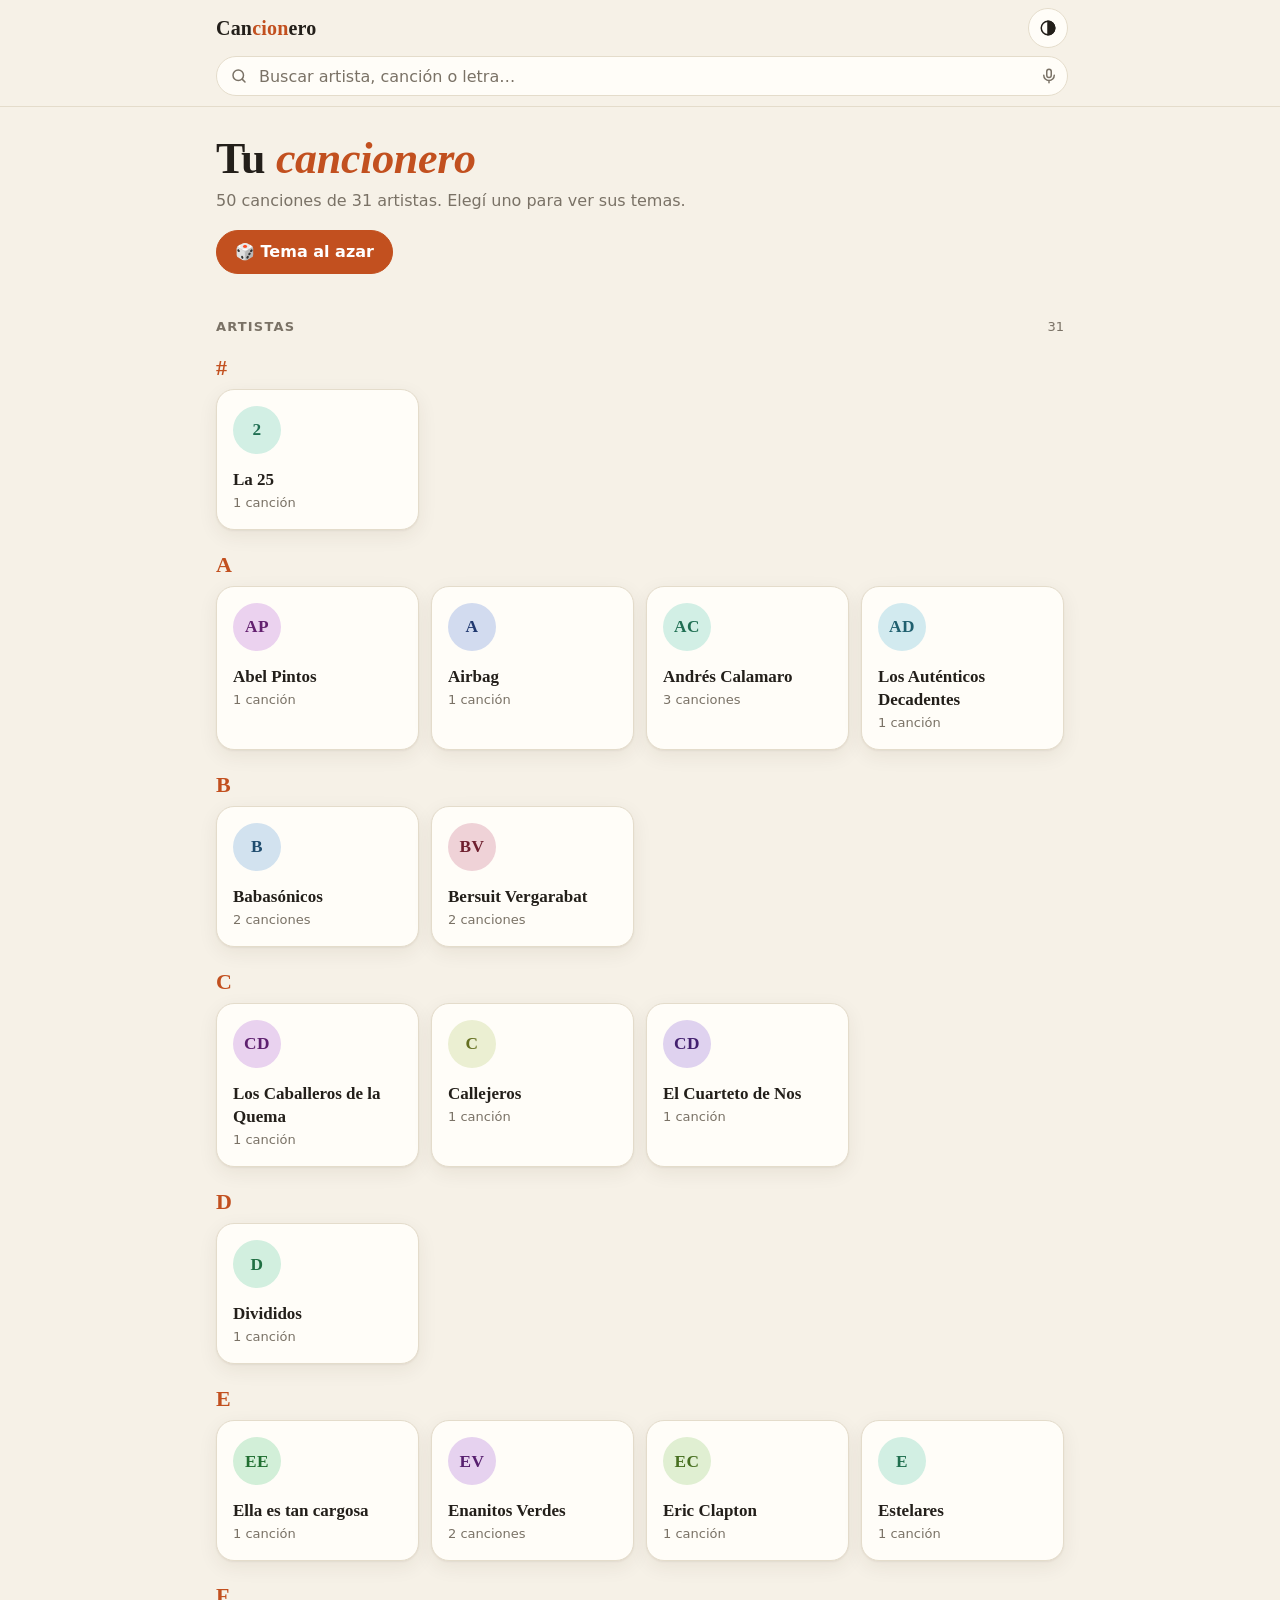
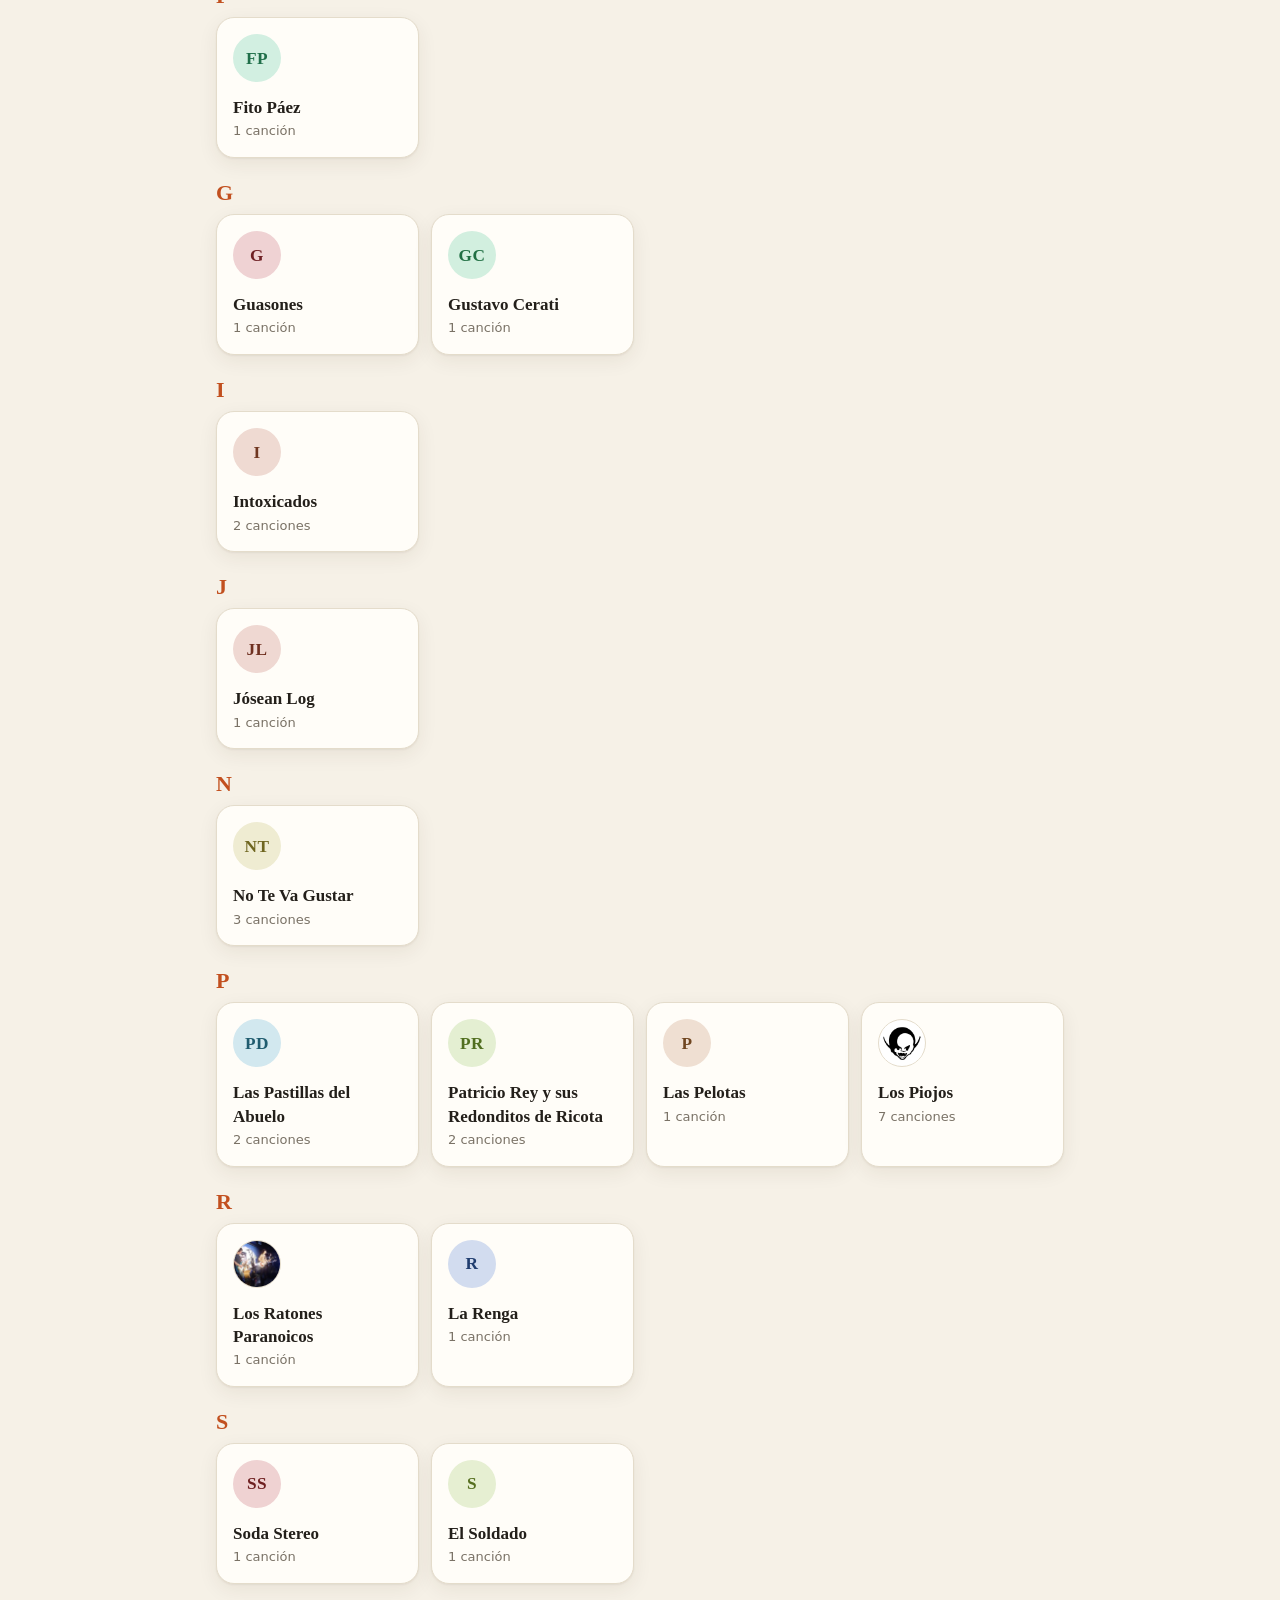
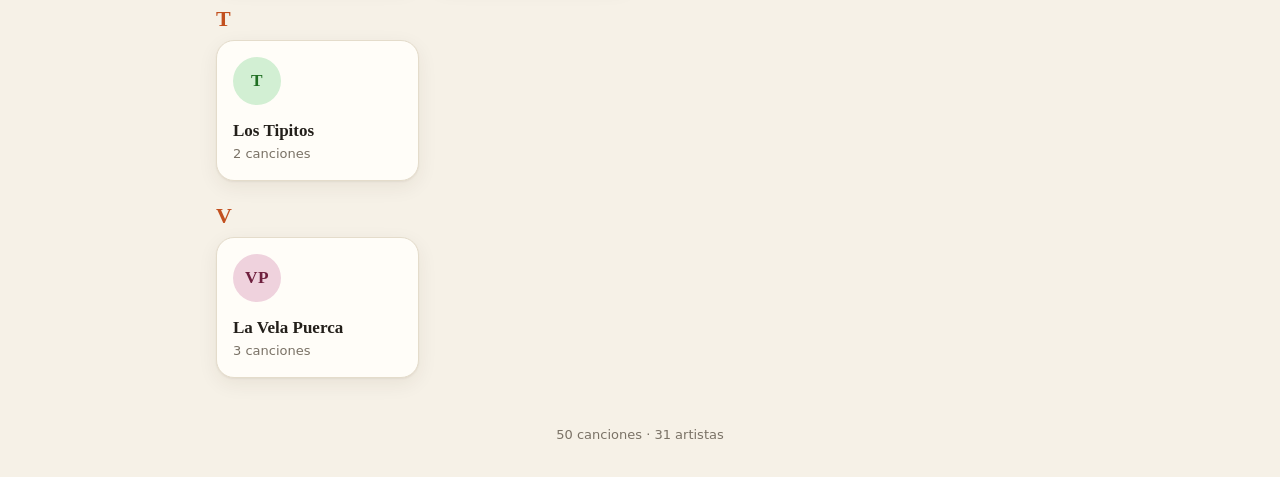
<file: index.html>
<!doctype html>
<html lang="es">
<head>
<meta charset="utf-8">
<meta name="viewport" content="width=device-width, initial-scale=1, viewport-fit=cover">
<meta name="color-scheme" content="light dark">
<meta name="theme-color" content="#f6f1e7" media="(prefers-color-scheme: light)">
<meta name="theme-color" content="#13110e" media="(prefers-color-scheme: dark)">
<meta name="apple-mobile-web-app-capable" content="yes">
<meta name="mobile-web-app-capable" content="yes">
<meta name="apple-mobile-web-app-title" content="Cancionero">
<meta name="apple-mobile-web-app-status-bar-style" content="default">
<link rel="manifest" href="manifest.webmanifest">
<link rel="icon" type="image/png" href="icon-192.png">
<link rel="apple-touch-icon" href="icon-180.png">
<title>Cancionero</title>
<style>
  @font-face{font-family:'Inconsolata';font-weight:400;font-style:normal;font-display:swap;src:url([data-uri]) format('woff2')}
  @font-face{font-family:'Inconsolata';font-weight:700;font-style:normal;font-display:swap;src:url([data-uri]) format('woff2')}
  :root {
    --bg: #f6f1e7; --surface: #fffdf8; --surface-2: #f0e9da;
    --ink: #231f1a; --muted: #7a7266; --line: #e4dccb;
    --accent: #c2501f; --accent-ink: #ffffff; --chord: #b4421a;
    --av-bg-s: 48%; --av-bg-l: 88%; --av-fg-s: 55%; --av-fg-l: 28%;
    --shadow: 0 1px 2px rgba(60,40,10,.06), 0 6px 20px rgba(60,40,10,.07);
    --serif: "Iowan Old Style", "Palatino Linotype", Palatino, Georgia, "Times New Roman", serif;
    --sans: system-ui, -apple-system, "Segoe UI", Roboto, sans-serif;
    --lyric: var(--sans);
    --mono: "Inconsolata", ui-monospace, "SF Mono", Menlo, Consolas, "Liberation Mono", monospace;
  }
  @media (prefers-color-scheme: dark) {
    :root:not([data-theme="light"]) {
      --bg: #13110e; --surface: #1c1915; --surface-2: #26221c;
      --ink: #f0eadf; --muted: #a2988a; --line: #2f2a22;
      --accent: #f0925f; --accent-ink: #1a0e06; --chord: #f5a678;
      --av-bg-s: 32%; --av-bg-l: 24%; --av-fg-s: 70%; --av-fg-l: 82%;
      --shadow: 0 1px 2px rgba(0,0,0,.4), 0 6px 20px rgba(0,0,0,.35);
    }
  }
  :root[data-theme="dark"] {
    --bg: #13110e; --surface: #1c1915; --surface-2: #26221c;
    --ink: #f0eadf; --muted: #a2988a; --line: #2f2a22;
    --accent: #f0925f; --accent-ink: #1a0e06; --chord: #f5a678;
    --av-bg-s: 32%; --av-bg-l: 24%; --av-fg-s: 70%; --av-fg-l: 82%;
    --shadow: 0 1px 2px rgba(0,0,0,.4), 0 6px 20px rgba(0,0,0,.35);
  }

  * { box-sizing: border-box; -webkit-tap-highlight-color: transparent; }
  html { scroll-behavior: auto; }
  body {
    margin: 0; background: var(--bg); color: var(--ink);
    font: 16px/1.45 var(--sans); -webkit-text-size-adjust: 100%;
  }
  button { font: inherit; color: inherit; cursor: pointer; }
  :focus-visible { outline: 2px solid var(--accent); outline-offset: 2px; }

  /* ---------- barra superior ---------- */
  .top {
    position: sticky; top: 0; z-index: 10;
    background: color-mix(in srgb, var(--bg) 86%, transparent);
    backdrop-filter: blur(10px); -webkit-backdrop-filter: blur(10px);
    border-bottom: 1px solid var(--line);
    padding-top: env(safe-area-inset-top);
  }
  .top-in {
    max-width: 880px; margin: 0 auto; height: 56px; padding: 0 12px 0 16px;
    display: flex; align-items: center; gap: 8px;
  }
  .brand { font: 700 20px/1 var(--serif); letter-spacing: .2px; flex: 1; cursor: pointer; background: none; border: 0; text-align: left; padding: 0; }
  .brand span { color: var(--accent); }
  .back {
    display: flex; align-items: center; gap: 6px; flex: 1; min-width: 0;
    background: none; border: 0; padding: 8px 8px 8px 0; font-weight: 600; color: var(--ink);
  }
  .back .arrow { font-size: 26px; line-height: 1; color: var(--accent); }
  .back .lbl { overflow: hidden; text-overflow: ellipsis; white-space: nowrap; }
  .back[hidden], .brand[hidden] { display: none; }
  .icon-btn {
    width: 40px; height: 40px; border-radius: 50%; border: 1px solid var(--line);
    background: var(--surface); display: grid; place-items: center; font-size: 17px;
  }
  .icon-btn:hover { border-color: var(--accent); }

  .top-search { max-width: 880px; margin: 0 auto; padding: 0 12px 10px 16px; }
  .top-search .search { flex: none; width: 100%; }
  .top-search .search input { height: 40px; box-shadow: none; }
  .sres {
    position: absolute; left: 0; right: 0; top: 100%;
    max-height: calc(100vh - 130px); max-height: calc(100dvh - 130px); overflow-y: auto;
    background: var(--bg); border-bottom: 1px solid var(--line); box-shadow: 0 18px 30px rgba(0,0,0,.18);
  }
  .sres[hidden] { display: none; }
  .sres-in { max-width: 880px; margin: 0 auto; padding: 4px 16px 24px; }
  .sres .sec-title:first-child { margin-top: 14px; }
  .sres .empty { padding: 28px 0; }

  main { max-width: 880px; margin: 0 auto; padding: 20px 16px 48px; }
  .enter { animation: enter .22s ease-out; }
  @keyframes enter { from { opacity: 0; transform: translateY(8px); } to { opacity: 1; transform: none; } }
  @media (prefers-reduced-motion: reduce) { .enter { animation: none; } }

  /* ---------- botones ---------- */
  .btn {
    display: inline-flex; align-items: center; justify-content: center; gap: 8px;
    min-height: 44px; padding: 0 18px; border-radius: 999px; font-weight: 600;
    border: 1px solid var(--line); background: var(--surface);
  }
  .btn:hover { border-color: var(--accent); }
  .btn.primary { background: var(--accent); color: var(--accent-ink); border-color: var(--accent); }
  .btn.primary:hover { filter: brightness(1.06); }
  .btn.sm { min-height: 38px; padding: 0 14px; font-size: 14px; }

  /* ---------- avatar ---------- */
  .av {
    flex: none; display: grid; place-items: center; border-radius: 50%;
    width: var(--s, 48px); height: var(--s, 48px);
    font: 700 calc(var(--s, 48px) * .36)/1 var(--serif); letter-spacing: .5px;
    background: hsl(var(--h) var(--av-bg-s) var(--av-bg-l));
    color: hsl(var(--h) var(--av-fg-s) var(--av-fg-l));
  }

  .av.logo { background: #fff; border: 1px solid var(--line); overflow: hidden; padding: calc(var(--s, 48px) * .06); }
  .av.logo img { width: 100%; height: 100%; object-fit: contain; display: block; }
  .av.logo.photo { padding: 0; }
  .av.logo.photo img { object-fit: cover; }

  /* ---------- inicio ---------- */
  .hero { padding: 8px 0 20px; }
  .hero h1 { font: 700 clamp(30px, 7vw, 44px)/1.08 var(--serif); margin: 0 0 6px; letter-spacing: -.3px; }
  .hero h1 em { font-style: italic; color: var(--accent); }
  .hero p { margin: 0 0 18px; color: var(--muted); }
  .search-row { display: flex; gap: 10px; align-items: stretch; flex-wrap: wrap; }
  .search { flex: 1 1 260px; position: relative; min-width: 0; display: block; }
  .search svg { position: absolute; left: 14px; top: 50%; transform: translateY(-50%); color: var(--muted); pointer-events: none; }
  .search input {
    width: 100%; height: 48px; padding: 0 80px 0 42px; font: inherit; color: var(--ink);
    background: var(--surface); border: 1px solid var(--line); border-radius: 999px;
    box-shadow: var(--shadow); -webkit-appearance: none; appearance: none;
  }
  .search input::placeholder { color: var(--muted); }
  .search input::-webkit-search-cancel-button, .search input::-webkit-search-decoration { -webkit-appearance: none; display: none; }
  .search input:focus { outline: none; border-color: var(--accent); }
  .search .clear {
    position: absolute; right: 6px; top: 50%; transform: translateY(-50%);
    width: 36px; height: 36px; border-radius: 50%; border: 0; background: none; color: var(--muted); font-size: 20px;
  }
  .search .clear[hidden] { display: none; }
  .search .clear { right: 42px; }
  .search .mic {
    position: absolute; right: 6px; top: 50%; transform: translateY(-50%);
    width: 36px; height: 36px; border-radius: 50%; border: 0; background: none; color: var(--muted);
    display: grid; place-items: center; cursor: pointer;
  }
  .search .mic:hover { color: var(--accent); }
  .search .mic[hidden] { display: none; }
  .search .mic.on { color: #fff; background: #d93025; animation: micpulse 1.1s ease-in-out infinite; }
  @keyframes micpulse { 0%,100% { box-shadow: 0 0 0 0 rgba(217,48,37,.45); } 50% { box-shadow: 0 0 0 8px rgba(217,48,37,0); } }
  @media (prefers-reduced-motion: reduce) { .search .mic.on { animation: none; } }

  .sec-title {
    display: flex; align-items: baseline; justify-content: space-between;
    font: 700 13px/1 var(--sans); letter-spacing: .09em; text-transform: uppercase;
    color: var(--muted); margin: 26px 0 12px;
  }
  .sec-title .n { font-weight: 500; letter-spacing: 0; text-transform: none; }
  .grid { display: grid; grid-template-columns: repeat(2, 1fr); gap: 12px; }
  @media (min-width: 560px) { .grid { grid-template-columns: repeat(3, 1fr); } }
  @media (min-width: 800px) { .grid { grid-template-columns: repeat(4, 1fr); } }
  .card {
    display: flex; flex-direction: column; align-items: flex-start; gap: 14px; text-align: left;
    padding: 16px; border-radius: 18px; background: var(--surface); border: 1px solid var(--line);
    box-shadow: var(--shadow); min-width: 0; transition: transform .12s ease, border-color .12s ease;
  }
  .card:hover { border-color: var(--accent); transform: translateY(-2px); }
  .card:active { transform: scale(.98); }
  .card .nm { font: 700 17px/1.2 var(--serif); overflow-wrap: anywhere; }
  .card .ct { font-size: 13px; color: var(--muted); margin-top: 3px; }
  .letter { font: 700 22px/1 var(--serif); color: var(--accent); margin: 24px 0 10px; }

  /* ---------- listas de canciones ---------- */
  .list { display: flex; flex-direction: column; gap: 8px; }
  .row {
    display: flex; align-items: center; gap: 14px; text-align: left; width: 100%;
    padding: 14px 16px; border-radius: 16px; background: var(--surface);
    border: 1px solid var(--line); min-height: 60px;
    transition: border-color .12s ease, transform .12s ease;
  }
  .row:hover { border-color: var(--accent); }
  .row:active { transform: scale(.99); }
  .row .tx { flex: 1; min-width: 0; }
  .row .t { font: 700 17px/1.25 var(--serif); }
  .row .s { font-size: 13px; color: var(--muted); margin-top: 2px; }
  .row .chev { color: var(--muted); font-size: 22px; }
  .pill {
    flex: none; font: 700 13px/1 var(--sans); padding: 6px 10px; border-radius: 999px;
    background: var(--surface-2); color: var(--ink); border: 1px solid var(--line);
  }
  .tag { font: 600 12px var(--sans); color: var(--accent); margin-left: 8px; }
  .empty { text-align: center; color: var(--muted); padding: 48px 0; }
  .empty b { display: block; font: 700 20px var(--serif); color: var(--ink); margin-bottom: 6px; }

  /* ---------- artista ---------- */
  .a-hero { display: flex; align-items: center; gap: 18px; padding: 6px 0 4px; flex-wrap: wrap; }
  .a-hero .info { flex: 1; min-width: 180px; }
  .a-hero h1 { font: 700 clamp(28px, 6.5vw, 40px)/1.1 var(--serif); margin: 0; letter-spacing: -.2px; }
  .a-hero .sub { color: var(--muted); margin-top: 4px; }

  /* ---------- canción ---------- */
  .s-head h1 { font: 700 clamp(28px, 6.5vw, 40px)/1.1 var(--serif); margin: 4px 0 6px; letter-spacing: -.2px; }
  .s-head .by { color: var(--muted); }
  .link { background: none; border: 0; padding: 0; color: var(--accent); font-weight: 600; text-decoration: underline; text-underline-offset: 3px; }
  .tools {
    display: flex; align-items: flex-end; justify-content: space-between; flex-wrap: wrap; gap: 10px 16px;
    margin: 14px 0; padding: 10px 14px 12px; border-radius: 18px;
    background: var(--surface); border: 1px solid var(--line);
  }
  .grp { display: flex; flex-direction: column; align-items: flex-start; gap: 6px; }
  .grp .lbl { font-size: 11px; font-weight: 700; letter-spacing: .09em; text-transform: uppercase; color: var(--muted); }
  .ctl { display: flex; align-items: center; gap: 6px; }
  .grp .val { min-width: 3em; text-align: center; font: 700 18px var(--serif); color: var(--accent); }
  .step {
    width: 38px; height: 38px; border-radius: 50%; border: 1px solid var(--line);
    background: var(--bg); font-size: 17px; line-height: 1;
  }
  .step:hover { border-color: var(--accent); }
  .step.on { border-color: var(--accent); color: var(--accent); }

  /* hoja: los acordes van sobre la sílaba y la letra se parte en renglones */
  .sheet {
    margin: 0; padding: 18px 16px 20px; background: var(--surface);
    border: 1px solid var(--line); border-radius: 18px; box-shadow: var(--shadow);
    font: var(--fs, 17px)/1.4 var(--lyric); overflow-wrap: break-word;
  }
  .sheet .ln { margin: 0; }
  .sheet .ln.blank { height: .85em; }
  .sheet .t { padding: .1em 0; }
  .sheet .pair { padding-top: .15em; }
  .sheet .w { white-space: nowrap; }
  .sheet .seg { display: inline-block; vertical-align: baseline; }
  .sheet .cc { display: block; min-height: 1.3em; padding-right: .55em; font: 700 .9em/1.3 var(--mono); color: var(--chord); }
  .sheet .ll { display: block; white-space: pre; }
  .sheet .cl { font: 700 .92em/1.45 var(--mono); color: var(--chord); white-space: pre-wrap; padding: .1em 0; }
  .sheet .s { font: 700 .78em/1.3 var(--sans); letter-spacing: .08em; text-transform: uppercase; color: var(--muted); margin: 1.1em 0 .25em; }
  .sheet .raw { margin: .3em 0; overflow-x: auto; font: .82em/1.3 var(--mono); color: var(--muted); tab-size: 4; }
  .next { display: flex; flex-wrap: wrap; gap: 10px; margin: 18px 0 110px; }

  /* ---------- deslizador ---------- */
  #as {
    position: fixed; z-index: 12; right: max(16px, env(safe-area-inset-right));
    bottom: calc(16px + env(safe-area-inset-bottom));
    display: flex; align-items: center; gap: 6px; padding: 5px;
    background: color-mix(in srgb, var(--surface) 92%, transparent);
    -webkit-backdrop-filter: blur(8px); backdrop-filter: blur(8px);
    border: 1px solid var(--line); border-radius: 999px; box-shadow: 0 8px 30px rgba(0,0,0,.28);
  }
  #as:not(.open) { padding: 0; border: 0; background: none; box-shadow: none; -webkit-backdrop-filter: none; backdrop-filter: none; }
  #as:not(.open) .step, #as:not(.open) .lv { display: none; }
  #as .play {
    width: 52px; height: 52px; border-radius: 50%; border: 0; font-size: 16px;
    background: var(--accent); color: var(--accent-ink); box-shadow: 0 6px 18px rgba(0,0,0,.28);
  }
  #as.open .play { box-shadow: none; }
  #as .lv { display: flex; flex-direction: column; align-items: center; gap: 4px; min-width: 70px; }
  #as .lv small { font-size: 12px; color: var(--muted); font-weight: 600; }
  #as .dots { display: flex; gap: 4px; }
  #as .dots i { width: 7px; height: 7px; border-radius: 50%; background: var(--line); }
  #as .dots i.on { background: var(--accent); }

  /* ---------- acordes tocables + ventana de diagramas ---------- */
  .sheet .ch { cursor: pointer; border-radius: 3px; }
  .sheet .ch:hover { background: color-mix(in srgb, var(--accent) 22%, transparent); }
  .cd { position: fixed; inset: 0; z-index: 30; display: flex; align-items: flex-end; justify-content: center; }
  .cd[hidden] { display: none; }
  .cd-bg { position: absolute; inset: 0; background: rgba(0,0,0,.5); animation: fade .15s ease-out; }
  .cd-box {
    position: relative; width: 100%; max-width: 640px; max-height: 88vh; overflow-y: auto;
    background: var(--bg); border: 1px solid var(--line); border-radius: 22px 22px 0 0;
    padding: 18px 18px calc(20px + env(safe-area-inset-bottom)); box-shadow: 0 -10px 40px rgba(0,0,0,.35);
    animation: up .2s ease-out;
  }
  @media (min-width: 700px) { .cd { align-items: center; } .cd-box { border-radius: 22px; } }
  @keyframes fade { from { opacity: 0; } to { opacity: 1; } }
  @keyframes up { from { transform: translateY(24px); opacity: 0; } to { transform: none; opacity: 1; } }
  @media (prefers-reduced-motion: reduce) { .cd-bg, .cd-box { animation: none; } }
  .cd-head { display: flex; align-items: center; justify-content: space-between; gap: 12px; }
  .cd-head h2 { margin: 0; font: 700 34px/1 var(--serif); color: var(--accent); }
  .cd-x { width: 40px; height: 40px; border-radius: 50%; border: 1px solid var(--line); background: var(--surface); font-size: 22px; line-height: 1; }
  .cd-notes { color: var(--muted); margin: 6px 0 14px; font-size: 14px; }
  .cd-grid { display: grid; grid-template-columns: repeat(auto-fill, minmax(128px, 1fr)); gap: 10px; }
  .cd-card { background: var(--surface); border: 1px solid var(--line); border-radius: 16px; padding: 10px 6px 12px; text-align: center; }
  .cd-card svg { width: 100%; max-width: 112px; height: auto; display: block; margin: 0 auto; }
  .cd-card .cap { font-size: 12px; line-height: 1.3; margin-top: 4px; padding: 0 4px; }
  .cd-card .cap b { display: block; font-size: 13px; }
  .cd-card .cap span { color: var(--muted); }
  .cd-card .fr { font: 600 12px var(--mono); color: var(--accent); margin-top: 2px; }
  .cd-foot { color: var(--muted); font-size: 12px; margin: 14px 0 0; }
  .g-line { stroke: var(--muted); stroke-width: 1; }
  .g-nut { stroke: var(--ink); stroke-width: 3.5; }
  .g-dot { fill: var(--accent); }
  .g-open { fill: none; stroke: var(--ink); stroke-width: 1.4; }
  .g-x { stroke: var(--ink); stroke-width: 1.4; }
  .g-txt { fill: var(--muted); font: 600 10px var(--sans); }
  footer { text-align: center; color: var(--muted); font-size: 13px; padding: 0 16px 32px; }
</style>
</head>
<body>
<header class="top">
  <div class="top-in">
    <button class="brand" id="brand" aria-label="Ir al inicio">Can<span>cion</span>ero</button>
    <button class="back" id="back" hidden><span class="arrow" aria-hidden="true">‹</span><span class="lbl" id="back-lbl"></span></button>
    <button class="icon-btn" id="theme" title="Cambiar tema (claro / oscuro)" aria-label="Cambiar tema"><svg width="18" height="18" viewBox="0 0 24 24" fill="none" stroke="currentColor" stroke-width="2"><circle cx="12" cy="12" r="9"/><path d="M12 3a9 9 0 0 1 0 18z" fill="currentColor"/></svg></button>
  </div>
  <div class="top-search"><label class="search">
    <svg width="18" height="18" viewBox="0 0 24 24" fill="none" stroke="currentColor" stroke-width="2" stroke-linecap="round"><circle cx="11" cy="11" r="7"/><path d="M20 20l-3.5-3.5"/></svg>
    <input id="q" type="search" placeholder="Buscar artista, canción o letra…" autocomplete="off" autocapitalize="off" spellcheck="false">
    <button class="clear" id="qclear" aria-label="Borrar búsqueda" hidden>×</button>
    <button class="mic" id="qmic" type="button" aria-label="Buscar con la voz" title="Buscar con la voz" hidden><svg width="18" height="18" viewBox="0 0 24 24" fill="none" stroke="currentColor" stroke-width="2" stroke-linecap="round" stroke-linejoin="round"><rect x="9" y="3" width="6" height="11" rx="3"/><path d="M5 11a7 7 0 0 0 14 0M12 18v3"/></svg></button></label></div>
  <div class="sres" id="sres" hidden><div class="sres-in" id="sres-in"></div></div>
</header>
<main id="app"></main>
<footer id="foot"></footer>

<div class="cd" id="cd" hidden>
  <div class="cd-bg" id="cd-bg"></div>
  <div class="cd-box" role="dialog" aria-modal="true" aria-labelledby="cd-t">
    <div class="cd-head"><h2 id="cd-t"></h2><button class="cd-x" id="cd-x" aria-label="Cerrar">×</button></div>
    <div class="cd-notes" id="cd-notes"></div>
    <div class="cd-grid" id="cd-grid"></div>
    <p class="cd-foot">Cuerdas de la 6ª (grave, a la izquierda) a la 1ª (aguda). ○ = al aire, × = no se toca.</p>
  </div>
</div>

<script>
(function () {
  var SONGS = [{"id": "callejeros-9-de-julio", "title": "9 de Julio", "artist": "Callejeros", "key": "F#", "body": "Charango\nintro:\n\nF#  A#m  C#  F#\n\nG#m  A#m  Ebm\n\nG#  C#  B  Ebm\n\n\nF#                 A#m\nOtro pabellon q se abre,\n                   C#\notra escuela entre rejas\nF#\notra flor q no esta...\n     G#m            A#m\nOtro delicuente q miente, roba,\n               Ebm\ngobierna y se va.\n        G#                  C#\nOtra tormenta en mi cabeza hace\n               B\nque no pueda parar de pensar\n\n\nF#                    A#m\nOtra vez otro boca y river\n                  C#\nq termina a las piñas\n              F#\narañando al final\n          G#m\nOtro entretenimiento\n        A#m\npara mi alma sin ganas\n               Ebm\ntendre que encontrar\n\n           G#\nOtra gran duda\n                  C#\nse desnuda en la noche\n                      B\nque me encuentra al final\nEbm            C#\notra vez sin paz...\n\nEst:\n\nEbm\nY en el medio\nB\nNo te encuentro\nF#                 C#\nme hundo en la ciudad\n        Ebm                B               F#              C#\nPor la nueve de julio voy con el miedo de no verte nunca mas\n       G#m\nPasan autos frente a mi\n        B                    F#\nPasa la vida se abre esta herida\n         Ebm        C#\nComo avenida por subir\n\nF#\nOtro vaso de cerveza\n     A#m                   C#                     F#\nbien fria que se llena, se prueba, se vacia y se va\n          G#m             A#m\nA otras amenazas mas fuertes que un vicio\n         Ebm\nnos someteran\n\n      G#                        C#                 B\notro pais ira dejando estos sucios a la posterioridad\nEbm              C#\ny otros lo sufriran...\n\nEst:\n\nEbm            B                  F#               C#\nY en el medio no te encuentro, me hundo en la ciudad\n         Ebm                      B        F#      C#\npor la nueve de julio voy con el miedo de no verte mas\n        G#m\npasan autos frente a mi\n          B                    F#\npasa la vida no cierra esta herida\n           Ebm        C#\ncomo avenida por subir\n\n\n\nF#  A#m  C#  F#\n\nG#m  A#m  Ebm\n\n\n           G#\nOtra gran duda\n                  C#\nse desnuda en la noche\n                      B\nque me encuentra al final\nEbm            C#\notra vez sin paz...\n\nEst:\n\nEbm\nY en el medio\nB\nNo te encuentro\nF#                 C#\nme hundo en la ciudad\n        Ebm                B               F#              C#\nPor la nueve de julio voy con el miedo de no verte nunca mas\n       G#m\nPasan autos frente a mi\n        B                    F#\nPasa la vida se abre esta herida\n         Ebm        C#\nComo avenida por subir\n\n\nF#  A#m  C#  F#\n\nG#m  A#m  Ebm\n\nG#  C#  B  Ebm B"}, {"id": "estelares-aire", "title": "Aire", "artist": "Estelares", "key": "Bm", "body": "E - A - E - A\n\nBm        E           F#m\nHice todo lo posible por seguir,\nBm           E           F#m     E\ncambié el color de mis ojos por marfil  ahaaa\nA    E                  A\nAcostumbrado a mentir,   acostumbrado a reír.\n\nBm        E           F#m\nVan mil días que no sé lo que decir,\nBm           E           F#m     E\nsin ideas de Buenos Aires a Junín,\nA    E\noyendo letras de folk,\nA\nleyendo un libro de amor.\n\n**intro\n\nBm        E           F#m\nTe busqué, pues cada vez que te encontré\nBm           E           F#m     E\ny en tus ojos no vi brillos como aquellos ahaaa\nA    E\nEl show en el Tinto Bar\nA\ncuando me viste cantar.\n\nBm        E           F#m\nY el verano trajo luces sobre el mar\nBm           E           F#m     E\ny entendí que hay mil maneras de dar ahaaa\nA    E\nAunque no te haya hecho bien\nA\na mi manera te amé.\n\n**intro\n\nBm7          C#m7             Bm7\n   No soy el tipo que parezco ser,\nC#m7              Bm7\nno soy el tipo que tú crees ver,\nC#m7              Bm7\nsé que no es fácil para mi ser yo\nE      D\nAhaa       ahahahahaha\n\n**intro\n\nBm7          C#m7             Bm7\nNo hay una sola razón para sufrir,\nC#m7              Bm7\nLas cosas siguen su curso como el rhin, ahaaa\nC#m7              Bm7\nEl río no tiene fin\nE      D\nSigue su vida en el mar.\n\nBm7          C#m7             Bm7\nY hoy estás radiante como Nueva York,\nC#m7              Bm7\nY yo estoy pensando en otro lugar\nC#m7              Bm7\nNo tengo nada que hacer...\nE      D\nEsto no da para más.\n\nBm7\nNo tengo nada que hacer,\nC#m7\nEsto no da para más...\nBm7\nEsto no da para más!"}, {"id": "los-piojos-al-atardecer", "title": "Al Atardecer", "artist": "Los Piojos", "key": "D", "body": "INTRO: D - C\n\nD\nAl atardecer\nCuando ella se va\nAm\nAl atardecer\nD\nSe va a trabajar\nAm\nAl atardecer\nC\nVa hasta la estación\nG\nY se toma el tren\nF#\nChiflan del furgón\nG\nMiran del anden\nD\nAl atardecer\n\nEm\nCalle de luna\nGente sin fortuna\nA\nY sin amor\nEm\nLuces y gatos\nRoces baratos\nA\nPor un alcohol\n\nD - C\n\nD\nAl atardecer\nCruza la ciudad\nAm\nAl atardecer\nD\nLas calles de tierra\nVan quedando atrás\nAm\nAl atardecer\nC\nHoy como estará\nG\nCuanto sacare\nF#\nComisario sucio\nG\nNi lo quiero ver\nD\nAl atardecer\n\nEm\nCalles de luna...\n\nD\nNo tengo mucho\nTiempo\nNo tengo mucho\nTiempo, Señor\nC\nAquí en la ciudad\nD\nNo tengo mucho\nTiempo\nNo hace mucho\nTiempo, que estoy\nC\nAquí en la ciudad, ya ve\nVa hasta la estación\nG\nY se toma el tren\nF#\nEl tercer vagón\nG\nMe dio suerte ayer\nD\nAl atardecer\n\nD - Am (distinto a la intro)\n\nC\nVa hasta la estación\nG\nY se toma el tren\nD\nAl atardecer\n\nCalles de luna....\n\nNo tengo mucho\nTiempo....\n(repite estrofa hasta el final)\n\nCoro:\nY si vos me das\nLo que yo busque\nAlguien para hablar\n\nY si vos me das\nLo que yo busque\nAlguien para estar."}, {"id": "fito-paez-al-lado-del-camino", "title": "Al lado del camino", "artist": "Fito Páez", "key": "Am", "body": "Am                                                     Am/G\nMas no te asustes siempre se me pasa\n                            F                                              C\nEs sólo la intuición de mi destino\n\nC\nMe gusta estar al lado del camino\nF                                                            C\nFumando el humo mientras todo pasa\nC\nMe gusta regresarme del olvido\nF                                                                C\nPara acordarme en sueños de mi casa\n    C/B\n\nAm                                                                    Am/G\nEl chico que jugaba a la pelota\n          F                                                           C        C/B\nDel cuatro nueve cinco ocho cinco\nAm                                                     Am/G\nNadie nos prometió un jardín de rosas\n                            F                                              C\nHablamos del peligro de estar vivos\n\nC                                                C/B\n    No vine a divertir a tu familia\n              F/A                                                     G#\nMientras el mundo se cae a pedazos\nC/G                                                                   D7/F#\n    Me gusta estar al lado del camino\nFm                                                     C/E\n    Me gusta sentirte a mi lado\n          Eb                                                         D7\nMe gusta estar al lado del camino\n      Db                    G7                                             C\nDormirte cada noche entre mis brazos\nF     C        Fm\n\nC                           F            C        Fm     C\n    Al lado del camino,                                      al\n                    F   C           Fm\nlado del camino\nC                               F            C     Fm        C\n    Al lado del camino                                   es más\nentretenido"}, {"id": "no-te-va-gustar-al-vacio", "title": "Al vacío", "artist": "No Te Va Gustar", "key": "Bm", "body": "Bm       F#m\n  todo parece estar\nEm            D          F#\n  queriendo cerrar una herida\nBm          F#m\n  lejos de abandonar\nEm          D       F#\n  cerca de una despedida\n\nBm           F#m\n   no quiero más\nBm         F#m\n   verte pasar\n\nBm         G                   F#  F#sus4\n   solo me quiero sentar a esperar\n\n\nBm       F#m\n  lo fueron a matar\nEm            D          F#\n  y lo dejaron con vida\nBm          F#m\n  sin sospechar\nEm          D       F#\n  que todavía respira\n\nBm           F#m\n   no quiero más\nBm         F#m\n   verte pasar\n\nBm         G                   F#  F#sus4\n   solo me quiero sentar a esperar\n\nESTRIBILLO\n              Em      A      D       G\nque saltes al vacío y que no vuelvas nunca\nEm      G       F#                 Em       F#         Bm\ny que toda tu vida te mate la culpa de haberme robado una parte del alma\nG                         F#\ny es lo que a vos te hace falta\nBm D A    Bm D A\nalejarte de acá\n\nBm       F#m\n  vos querés enseñar\nEm            D          F#\n  pero te faltan ideas\nBm          F#m\n  vos sabés señalar\nEm          D       F#\n  pero esperá que te vean\n\nBm           F#m\n   no quiero más\nBm         F#m\n   verte pasar\n\nBm         G                   F#  F#sus4\n   solo me quiero sentar a esperar y rogar\n\nESTRIBILLO\n\n              Em      A      D       G\nque saltes al vacío y que no vuelvas nunca\nEm      G       F#                 Em       F#         Bm\ny que toda tu vida te mate la culpa de haberme robado una parte del alma\nG                         F#\ny es lo que a vos te hace falta\n\n              Em      A      D       G\nque saltes al vacío y que no vuelvas nunca\nEm      G       F#                 Em       F#         Bm\ny que toda tu vida te mate la culpa de haberme robado una parte del alma\nG                         F#\ny es lo que a vos te hace falta\nBm D A    Bm D A\nalejarte de acá"}, {"id": "los-piojos-ando-ganas", "title": "Ando ganas", "artist": "Los Piojos", "key": "Dm", "body": "Nota: el tema es un juego entre Dm y C, y al final de cada\nestrofa intercala un C#7.\n\nIntro: Dm - Dmsus4 - Dm - Dm9 - C - C9 - C9\n\n\n1era. guitarra:\nE--------------------------------------------------------------||\nA--------------------------------------------------------------||\nD--------------------------------------------------------------||\nG--------------------------------------------------------------||\nB---------------------------------------------5--8--8h10--8--5-||\nE--8--8--8--7--8--8--3--5---8--8--8--7--8--8-------------------||\n\nDm7\nAndo ganas de encontrarte\nC\ncuánto lejos que estás acá\nDm7\nando ganas de encontrarte\nC\nando lejos, más no me da\nDm7 C\nllora, llora, llora mi pena de amor\nDm7 C\nllora, llora, llora mi pena por vos\nDm7 C\nllora, llora, llora mi pena de amor\ny amale.\n\nF\nA mí sí que me gustan tus piernas mecerse\nC\ncomo si fueran olas\nC#\npor lo que se ve\nF\nme gustó tu mar y tu\nC\ncanoa\n\nDm7\nAndo ganas de encontrarte\nC\nde una buena vez por todas\nDm7\nel invierno largo se fue\nC\ny ya cambiaron las modas\n\nDm7 C\nllora, llora, llora mi pena de amor...\n\nF\nA mí sí que me gustan tus piernas mecerse\nC\ncomo si fueran olas\nC#\npor lo que se ve\nF\nme gustó tu mar y tu\nC\ncanoa\n\nDm\nSólo una cosa te digo\nC\nyo necesito un abrigo\nDm7\nque en esta tierra hace frío\nC\nsi no estás al lado mío\nDm7\ny como vos no hay ninguna\nC\nno brilla tanto la luna\nDm7\nando ganas de encontrarte\nC\nquiero llevarte pa' marte.\n\n\n\nAcorde C#:\n\\X____O/\n 4OOOOOO\n  ||||||\n  ||OOO|\n  ||||||"}, {"id": "los-tipitos-brujeria", "title": "Brujería", "artist": "Los Tipitos", "key": "D", "body": "D\nNadie puede hablar en serio de algo así\n      F#m                        G\nNadie puede tragarse ese buzón\nG\nCrucifijo, cinta roja, ristra de ajo\n        D\nNadie puede\n\n\nD\nDi con ella un verano\n                 F#m\nEn un pueblo una casa\nF#m                 G\nMuy cerca del mar\nG\nNos perdimos en la noche\n                        D\nNuestros brazos, en los besos\n\n\n       G        A Bm         F#m   Em\nY dijo: \"Brujería, hice brujería\nEm          A\nPinché tu muñeco\"\n       D              G  G/F#  Em\nLe dije: \"Eso no me alarma\"\nEm             A              D\nY ahora no puedo olvidarla\n\n\nD\nMe di cuenta enseguida\n                    F#m\nQue nada de esto sería\nF#m                  G\nDifícil de abordar\nG\nYo no creo en los milagros\n                     D\nPero a ver si hoy sucede\n\n\nD\nUna noche como aquella\n                  F#m                       G\nDonde tropecé con ella, a orillas del mar\nG                                           D\nPuse velas, paño rojo, crucifijo, ristra de ajo\n\n\nD            G\nY entonces\nG       A Bm        F#m    Em\nBrujería, hice brujería\nEm          A\nPinché su muñeco\n        D            G       Em\nY grité: \"Quiero olvidarla\"\nEm                 G\nY ahora no puedo\n\n\nG       A Bm         F#m    Em\nBrujería, hice brujería\nEm          A\nPinché su muñeco\n        D            G  G/F#  Em\nY grité: \"Quiero olvidarla\"\nEm         A\nY ahora no puedo\nA              D\nResucitarla"}, {"id": "las-pastillas-del-abuelo-calipso", "title": "Calipso", "artist": "Las Pastillas del Abuelo", "key": "D", "body": "Nota: quien subió la canción indica el tono G.\n\n A                         G\nUna vez más siento la necesidad\nA                                  G\nDe respirarte en los ambientes más oscuros\nA                           G\nDe desafiar las leyes de la gravedad\nA                             G\nFalsa alegría cambiada por tu cianuro\n\nC                       A\nNecesidad de unirme al ghetto\nC                   A\nDe los que apelan a besarte\nC                  A\nEn escondites bien secretos\nD\nCon la locura como estandarte\n\nF#m                   Bm\nNo te permito que me saques todo el hambre\nF#m                  Bm\nQue me acostumbres a atar todo con alambre\n    G                    A\nMe das mil canciones de buena madera\n\nF#m                        Bm                G\nCualquier estación para mi es primavera con vos\n                A\nPero cuando te vas\n\n      D               G                      A\nMe dejás con la más dulce pena matándome adentro\n      D               G                      A\nY un otoño vacío en el centro que sólo se llena\n             G\nCon un poco más\n                       A\nDe tu esencia en las venas\n\nA                             G\nMe pongo goma, me pongo parlanchín\nA                                G\nVoy rebotando de Argentina hasta Japón\nA                                     G\nMe cuelgo con historias que no tienen fin\nA                               G\nY me preocupo por problemas sin solución\n\nC                      A\nVoy escuchando Dancing Moon\nC                     A\nLa sonrisa de oreja a oreja\nC                 A\nEs un problema de actitud\nD\nY ahora los dejo pensando con esta moraleja\n\n F#m                         Bm\nPonete bien si no hay quien salte y no hay un cobre\nF#m                        Bm\nQue de esta miel mejor que falte y no que sobre\n    G                    A\nTe da mil canciones de buena madera\n\n F#m                        Bm                G\nCualquier estación para mi es primavera con vos\n                A\nPero cuando te vas\n\n     D               G                      A\nMe dejás con la más dulce pena matándome adentro\nD                   G                     A\nY un otoño vacío en el centro que sólo se llena\n             G\nCon un poco más\n                        A\nDe tu esencia en las venas\n\n    F#m                   Bm\nQue algo tan lindo me haga mal es una pena\nF#m                       Bm\nMe hace poner una de cal, veinte de arena\n   G                    A\nMe da mil canciones de buena madera\n\n    F#m              Bm                      G\nCualquier estación para mi es primavera con vos\n               A\nPero cuando te vas\n\n  D                   G                     A\nMe dejás con la más dulce pena matándome adentro\nD                      G                  A\nY un otoño vacío en el centro que sólo se llena\n            G\nCon un poco más\n                        A\nDe tu esencia en las venas"}, {"id": "los-tipitos-campanas-en-la-noche", "title": "Campanas en la noche", "artist": "Los Tipitos", "key": "Em", "body": "Em                              C\nUn hombre de frente a una ventana\n                  D\nSúper lucida la mirada\n                    G\nRecorre el paisaje y no\n     B7            Em\nNo es su interior es luna\n                   C\nSon sombras lejanas del bosque\n                    D\nEs algo raro en las estrellas\n                       G\nSonidos que inducen temor\n  B7                    C\nY también melancolía de esperar,\n    D\nDe esperar.\n\nESTRIBILLO\n                    E\nQue esperan que ella vuelva\n      Am          D\nY le diga: aca estoy mi amor\n    Bm           C\nNo existe el olvido\n       D              E\nAca estoy mi amor de vuelta\n      Am          D\nHe vencido, ¿lo puedes creer?\n    Bm           C\nNo existe el olvido mi amor\n   D\nNo existe...\n\nVERSO\nEm                             C\nSu mente inquieta se puebla de historias\n                  D\nSu cuerpo es solo memoria\n                   G\nEs eso que hay que sentir\n    B7        Em\nCon paciencia infinita\n                   C\nAndando las calles ajenas\n                      D\nDe hombres que al fin le dan pena\n               G\nCampanas en la noche\n       B7                C\nRuidos de melancolía que esperan\n    D\nQue esperan...\n\nEm                        C\nDelirio, tremendo ficción literaria\n                    D\nSecretos que fueron plegaria\n                   G\nEspejo maldito que al fin\n        B7      Em\nDuplico toda su vida\n                   C\nAndando las calles ajenas\n                      D\nDe hombres que al fin le dan pena\n               G\nCampanas en la noche\n       B7                C\nRuidos de melancolía que esperan\n    D\nQue esperan..."}, {"id": "josean-log-chachacha", "title": "Chachachá", "artist": "Jósean Log", "key": "C", "body": "Nota: capo en el 5to traste para que suene como ukelele.\nEl G se hace normal (320003) pero soltando la e final; según el ritmo, G* (320000).\nEl E7 también se puede hacer x76750.\nRasgueo: con el pulgar hacia abajo y después subís. Si escuchás esta versión,\nes fácil sacar el ritmo.\n\nIntro: C - Am - Em - E (x2)\n\nC                             Am    Em\nDame de tu vida y de tu tiempo\n         E\nSuficientes para ver\nC                           Am     Em\nDentro de tus ojos el momento\n          E\nQue me obligue a renacer\n\nC       Am             Em\nDame vida y dame aliento\n              E\nQue yo ya perdí el conocimiento\nC         Am          Em\nSólo quédate un momento\n             E\nHasta evaporarnos en el viento\n\nF            G         C            E\nNo hay motivos para decirnos adiós tan pronto\nF       G        C             E\nSigo vivo créemelo mi amor no soy tan tonto\n\nF        G            C\nSi tú quisieras esta noche\n         E7         F\nIr a bailar un chachachá\nF       G\nYo te puedo enamorar\n\nC - Am - Em - G\n\nC                           Am    Em\nDame de tu vida y de tu tiempo ¡Ooh!\n         E\nQue te quiero conocer\nC                        Am    Em\nDéjame sentir el movimiento ¡Ooh!\n       E\nDe tu cuerpo al florecer\n\nC       Am             Em\nDame vida y dame aliento\n              E\nQue yo ya perdí el conocimiento\nC         Am          Em\nSólo quédate un momento\n             E\nHasta evaporarnos en el viento\n\nF            G         C            E\nNo hay motivos para decirnos adiós tan pronto\nF       G        C             E\nSigo vivo créemelo mi amor no soy tan tonto\n\nF        G            C\nSi tú quisieras esta noche\n         E7         F\nIr a bailar un chachachá\nF       G\nYo te puedo enamorar\n\nC - Am - Em - G (x2)\n\nF            G         C            E\nNo hay motivos para decirnos adiós tan pronto\nF       G        C             E\nSigo vivo créemelo mi amor no soy tan tonto\n\nF        G            C\nSi tú quisieras esta noche\n         E7         F\nIr a bailar un chachachá\nF       G\nYo te puedo enamorar"}, {"id": "no-te-va-gustar-chau", "title": "Chau", "artist": "No Te Va Gustar", "key": "Bm", "body": "INTRO Bm Em A D F#   x 2\n\nBm                      Em\nEstábamos los dos mirando el mar\nA              D    F#\ncuando la tarde moría\nBm             Em\ncomo moría lo nuestro\nA             D     F#\njuro que no lo sabia.\n\nBm              Em\nMire para mi derecha\nA            D      F#\nvi que desaparecías\nBm                 Em\ngrite con todas mis fuerzas\nA               D    F#\ny note que no me oías.\n\nBm  Em    A                    D      F#\nMe quede toda la noche en la arena\nBm  Em    A                    D      F#\nintente que algo valiera la pena\nBm\nno puedo conseguir\nG\ncambiar, ni corregir\nEm                     F#\nlo que me corre en las venas.\n\nESTRIBILLO\n\nBm    Em\nCorazón,\nA               D    F#\nhoy no dejes de latir\nBm             G\nte alejaste un día\nEm              F#\nahora decidiste venir.\n\nINTRO Bm Em A D F#   x 1\n\nBm                   Em\nHa pasado mas de un año y vos no estas\nA                    D       F#\npor que habría de creerte?\nBm               Em\nhubiera dado la vida y mucho más\nA                  D       F#\npor solo volver a verte.\n\nBm                 Em\nNo podría darme el lujo\nA                  D     F#\nde ceder ante tu llanto\nBm                  Em\nno pienso abrir las heridas\nA                   D     F#\nde haberte querido tanto.\n\nBm     Em\nEscuche\nA                 D       F#\npero deje que se fuera\nBm     Em\nrecordé\nA                 D       F#\ntodo lo libre que era\nBm\nNo puedo conseguir\nG\ncambiar, ni corregir\nEm                     F#\nlo que me corre en las venas.\n\nESTRIBILLO\n\nBm    Em\nCorazón,\nA               D    F#\nhoy no dejes de latir\nBm             G\nte alejaste un día\nEm              F#\nahora decidiste venir\n\nBm    Em\nCorazón,\nA               D    F#\nhoy no dejes de latir\nBm             G\nte alejaste un día\nEm              F#\nahora decidiste venir.\nBm\nChau!"}, {"id": "los-piojos-civilizacion", "title": "Civilización", "artist": "Los Piojos", "key": "Am", "body": "INTRO: Am - Dm - C - G\n(siempre punteados)\n\nAm\nHay algo que está sonando\n Dm\nseguro que ya lo oías\nC\nla tierra está vibrando\nG\ncon distinta melodía.\n\nAm\nNi dioses locos de furia\n Dm\nni demonios vengativos\nC\nni naves extraterrestres\nG\nni algún cometa perdido.\n\nAm\nLa historia es mucho más clara\n Dm\ny tiene también sentido\nC\nla tierra se está quitando\nG\nde encima al peor enemigo.\n\n\nAm\nVienen los cuatros jinetes\n Dm\ncabalgando vienen digo\nC\nagua, tierra, fuego y aire\nG\nvienen de tu propio ombligo.\n\nAm                   Dm\nOh oh oh oh,\n C                    G\ncosas de la civilización.\n\n\nAm\nQue todo ya está montado\n Dm\nque millones de despidos\nC\nel camino es complicado\nG\nquizá como nunca ha sido.\n\n\nAm\nAnoche soñé con Manu\n Dm\ny esta melodía cantaba\nC\nalguien encendía un asado\nG\nalguien de lejos llegaba.\n\nAm\nY si viene un río gris\n Dm\nque separe al mundo en dos\n C                       G\nquisiera quedar del mismo lado\n\nnena que vos (bis).\n\nAm\nUn nuevo desierto,\n Dm\nun nuevo granizo,\nC\nsaben quien lo hizo\nG\nanda por acá.\n\n\nAm\nDios perdona,\n Dm\nel hombre a veces,\nC\nla naturaleza nunca\nG\nanda por acá.\n\n\nAm\nNo te olvides del mamut,\nque no termino el vermouth.\n Dm\nno te olvides del mamut,\n                             C\nque no termino el vermouth\nG\npor alla\n\n\nNota: suena mejor si hacen todos los acordes con cuerda pisada,\ny en la mayor parte de la canción C es en traste 8 y G en el 10.\n\nEn los estribillos hace esto:\n\nE-12---------12-----12--------------\nB---13---------13-----13----------12\nG-----12/14------14-----12--10/12-12\nD-----------------------------------\nA-----------------------------------\nE-----------------------------------"}, {"id": "los-piojos-como-ali", "title": "Como Alí", "artist": "Los Piojos", "key": "Gm", "body": "Intro y riff\n      Gm                           F\n--------------------------------------------------\n-----------------------------------6--5-----------\n-----------7-----------7-----------------5--7-----    x2\n--5--7--8-----5--7--8-----5--7--8-----------------\n--------------------------------------------------\n--------------------------------------------------\n\nGm\nEs la nueva sensación, la nueva generación,\nF                        Gm\nes un salto, es un frenesí\nGm\nRebotando por doquier, de la villa hasta Blaquier\nF                         Gm\nsoy Jacobo Flash, el saltarín\n\nRiff x2\n\nGm\nHay un bombo criminal un relámpago virtual,\n   F                        Gm\nhay enanos corriendo por ahí.\nGm\nhay mujeres que no son dealer pifia sin poción,\n    F                         Gm\ny yo recién llegado de Chajarí\nGm\nRebotín rebotán de la vera vera land\n     F                            Gm\nde la pista a la cabina cuantos bichos tiene encima\nGm\nTengo los dedos supersensitivos\n F                   Gm\nTengo los ojos de Darin\n\n\nC                           Gm\nY en esta danza soy rey sin corona\nC                           Gm\ny en esta danza q no tiene fin,\nF                         E            D#\nyo voy saltando sin par, voy a quedar\n                  D\nvoy a quedar como Alí\n\nRiff x2\n\n\nGm\nQue esta mina me buscó, que esta mina me encontró,\n  F                            Gm\nque esta mina no me quiere dejar,\nGm\nyo no entiendo que hay en mi, yo no se que pasa aquí,\n F                   Gm\nsolamente dejenme mirar\n\nGm\nY yo casi soy doctora y no duermo ni una hora\n F                                Gm\na veces veo al bisabuelo con Dorrego en la cocina\nGm\ny yo soy clop, el nuevo chico top,\n    F                                     Gm\narranco el miercoles saliendo, de la oficina\n\n\nC                             Gm\nY todo el mundo saltando contento\nC                                Gm\nporque alla afuera te espera el país,\n  F                      E           D#\ny yo me elevo al compás, dj sin paz\n               D\ny desde aca veo Berlin\n\n\nC                           Gm\nY en esta danza soy rey sin corona\nC                           Gm\ny en esta danza que no tiene fin,\nF                         E            D#\nyo voy saltando sin par, voy a quedar\n                  D\nvoy a quedar como Alí\n\n\nC                             Gm\nY todo el mundo saltando contento\nC                                Gm\nporque alla afuera te espera el país,\nF                       E           D#\ny yo me elevo al compás, dj sin paz\n               D\ny desde aca veo Berlin\n\n\nC                           Gm\nY en esta danza soy rey sin corona\nC                           Gm\ny en esta danza que bailo en un ring,\nF                         E            D#\nyo voy saltando sin par, voy a quedar\n                  D\nvoy a quedar como Alí\n\nGm\nEmborrachar mi corazón\n     F             Gm\ny rebotar quiero yo..."}, {"id": "andres-calamaro-corazon-en-venta", "title": "Corazón en venta", "artist": "Andrés Calamaro", "key": "E", "body": "Riff Intro [E - A] X2\n\n       E\nGran alfombra roja, olvidar es divino\n   A\ny fuerte la fuerza del destino,\n       E\ncuerda floja, al moscardón\n  A\ny eso que parece un corazón.\n\n   E                 G#m                  A\nParece que mi cámara lenta ya perdió la cuenta,\n              E\ny no está contenta,\n     E                G#m\nmi muñeco vudú, se perdió en la tormenta,\n  A              B7\ncon mil alfileres clavados\n E           G#m\nen mi corazón en venta,\n A             E\nque nadie viene a comprarlo.\n E            G#m\nMi corazón en venta,\n A             B\ndicen que se revienta.\n E\nQué versión violenta,\n A\nla que se cuenta por ahí.\n\n A              B\nSe dice de mí que nunca vuelvo\n A              B\ny siempre me estoy yendo a ningún lugar,\n A              B                    E\nque tengo que parar de navegar, ya me di cuenta,\n                    A\nme lo dijo mi corazón en venta,\n               E\nfeliz Navidad sangrienta\n  A                       E\nte desea mi corazón en venta.\n\n\nInter: C#m  G#m  A  B\n       C#m  G#m  A  B   Bb  C7\n\n\n\n  F                  Am                  Bb\nParece que mi cámara lenta ya perdió la cuenta,\n              F\ny no está contenta,\n     F                 Am\nmi muñeco vudú, se perdió en la tormenta,\n Bb              C7\ncon mil alfileres clavados\n F           Am\nen mi corazón en venta,\n Bb                   F\nque nadie viene a comprarlo.\n       F           Am\nMi corazón en venta,\n Bb            C7\ndicen que se revienta.\n        F\nQué versión violenta,\nBb\nla que se cuenta por ahí.\n\nBb                       C7\nSe dice de mí que nunca vuelvo\n                   Bb                 C7\ny siempre me estoy yendo a ningún lugar,\n    Bb                     C7             F\nque tengo que parar de navegar, ya me di cuenta,\n                         Bb\nme lo dijo mi corazón en venta,\n           F\nfeliz Navidad sangrienta\n      Bb                    F\nte desea mi corazón en venta."}, {"id": "babasonicos-como-eran-las-cosas", "title": "Cómo eran las cosas", "artist": "Babasónicos", "key": "G", "body": "Intro (se recomienda arpegiar la secuencia):\nG - Am - C - G\n\nG\nCreo que es momento\nAm\npara otra bomba de humo\nC           G\ny batirme en retirada\n\nBm7          Am\nNuestra sociedad... me perjudica\nF       G\nvos no sos una chica cualquiera...\n\n(sin rasguido)\nEm                           Am\n...    Que ridículo es que pienses\nC                        G\nque todo es tuyo, inclusive yo\n\nBm7           Em\n... Todo eso tuyo puede ser\nC                           Bm7\npero esta noche es para los dos\nC                        G\nQuizá fue la mañana en que vendados los dos\nEm                       Am\ndescubrimos cómo eran las cosas\nC                      B7\ny sin abrir los ojos nos teletransportamos\n(sin rasguido, 1 movimiento hacia abajo)\nEm                  B7\na donde desearíamos estar\n\nG\nEntonces deshace el hechizo\nAm\nque me obliga a arrastrarme\nC                G\nentre Guinea y tus sabanas\nBm7                 Am\nNuestra sociedad no ayuda mucho\nF        G\nmientras la pasas bien yo lucho\n\nC                      G\nQuizá fue la mañana en que vendados los dos\nEm                       Am\ndescubrimos cómo eran las cosas\nC                      B7\ny sin abrir los ojos nos teletransportamos\n(con rasguido)\nEm                  B7\na donde desearíamos estar\n\nC                      G\nQuizá fue la mañana en que vendados los dos\nEm                       Am\ndescubrimos cómo eran las cosas\nC                      B7\ny sin abrir los ojos nos teletransportamos\n(sin rasguido, 1 movimiento hacia abajo)\nEm                  B7\na donde desearíamos estar\n\nC\nPero tanto lo siento\nB7\nque sólo es un momento\nEm                B7\nque todos deberíamos pasar\n\nC                      G\nQuizá fue la mañana en que vendados los dos\nEm                       Am\ndescubrimos cómo eran las cosas\nC                      B7\ny sin abrir los ojos nos teletransportamos\n(con rasguido)\nEm                  B7\na donde desearíamos estar\n\nC                      G\nQuizá fue la mañana en que vendados los dos\nEm                       Am\ndescubrimos cómo eran las cosas\nC                      B7\ny sin abrir los ojos nos teletransportamos\n(sin rasguido, 1 movimiento hacia abajo)\nEm                  B7\na donde desearíamos estar\n\nNota: el tema se toca sin capo y con afinación standard."}, {"id": "soda-stereo-de-musica-ligera", "title": "De música ligera", "artist": "Soda Stereo", "key": "Bm", "body": "Intro:\nBm-G-D-A\nBm-G-D-A (x4)\n\nBm          G D       A         Bm    G D  A\nElla durmio,    al calor de las masas\nBm           G  D     A          Bm  G D  A\nY yo desperté,    queriendo soñarla\nBm                 G D   A          Bm     G D  A\nAlgún tiempo atras,    pensé en escribirle\nBm             G D        A          Bm  G D   A\nY nunca sortié,    las trampas del amor\n\nCORO:\n\nBm         G-D-A               Bm  G-D-A\nDe aquel amor,    de música ligera\nBm         G-D-A               Bm  G-D-A\nNada nos libra,   nada más queda\n\nBm          G-D   A            Bm G-D-A\nNo le enviaré,    cenizas de rosas\nBm            G-D       A       Bm   G-D-A\nNi pienso evitar,   un roce secreto\n\nCORO:\n\nBm         G-D-A               Bm  G-D-A\nDe aquel amor,    de música ligera\nBm         G-D-A               Bm  G-D-A\nNada nos libra,   nada más queda\n\nSolo\n\nCORO:\n\nBm         G-D     A           Bm  G-D-A\nDe aquel amor,    de música ligera\nBm         G-D    A         Bm  G-D  A\nNada nos libra,   nada más queda,   nada mas\nBm-G-D-A                    Bm-G-D\n\nA         Bm  G-D  A         Bm\nnada más queda,   nada mas queda\n\nA         Bm  G-D  A         Bm\nnada más queda,   nada mas queda"}, {"id": "guasones-down", "title": "Down", "artist": "Guasones", "key": "G", "body": "Intro: G-A-D  G-A-D-G  X2\n     G        A   D          G\nRecuerdo los años pasados vendiendo\n    G          A          D\nmi alma en un sucio callejón\n     G        A           D         G\nesperando con ansias el momento oportuno\nG         A       D\npara alejarme de vos.\n   G        A        D           G\nCerraba los bares de noche y de día\n   G           A       D\ncreyendo que ibas a volver,\n     G           A         D        G\nsintiendo en mis venas tu fuego, divina,\n    G       A         D\ncorrer y correr, y correr.\n\n                    G     A    D\nY eso me pone muy down, down, down.\n                  G     A    D\nEso me pone muy down.\n                    G     A     D\nY eso me pone muy down, down, down.\n                     G\nDame un poquito de down.\n\nRIFF (1ra guitarra) x4\nE |- - - - - - - - - - - - - - --|\nb |- - - - - - - - - - - - - - --|\nG |- - -11-14-12-11 - 12-11- - --|\nD |-- - - - - - - -14- - - 12- - |\nA |- - - - - - - - - - - - - - - |\nE |- - - - - - - - - - - - - - - |\n\n\n       G       A            D       G\nQué bellos momentos que me dio la vida\n     G      A        D\nel gran colegio Nacional,\n       G          A         D          G\nlas chicas más lindas, más putas de todas\n     G      A       D\ncon un corazón especial.\n    G     A          D         G\nY tuve maestros de todos los palos\n     G       A            D\nlesbianas, gays, mucho más,\n     G        A          D           G\nel sexo en rebaño y la droga en el baño,\n    G         A             D\nvolvamos el tiempo hacia atrás.\n\n                   G      A     D\nY eso me pone muy down, down, down\n                  G      A     D\nEso me pone muy down.\n                    G     A     D\nY eso me pone muy down, down, down.\n                     G\nDame un poquito de down.\n\n  G         A        D        G\nAhora de grande voy sin incentivo\n    G       A        D\nno tengo ganas de seguir.\n   G        A        D        G\nCamino y camino buscando un amigo\n    G     A         D\nque me diga a dónde ir.\n      G        A       D         G\nDe cuando en cuando tomo la guitarra,\n     G          A         D\ntransformo el veneno en papel\n   G      A     D       G\ny una melodía dice todavía\nG        A        D\nnos volveremos a ver.\n\n\n                   G      A     D\nY eso me pone muy down, down, down.... X4 Y DESPUÉS REPITE\nCON EL RIFF"}, {"id": "las-pastillas-del-abuelo-duda", "title": "Duda", "artist": "Las Pastillas del Abuelo", "key": "A", "body": "Riff\ne ------------\nb ---3/4/3-0--\ng ------------\n\nRiff A9 A9* Riff E E* x2\n\nA9                     A9*\nNose si el tiempo es propio\nE      E*\nde nuestra conciencia\nA9        A9*         E    E*\nnose si existe de verdad\nA9                A9*\nnose quien pueda comprobar\nC#m               B9\nsi todo es una foto\nA9                 F#m\no va al ritmo de un tic tac\nC#m                 B9\no va al ritmo de un tic tac\n\nRiff A9 A9* Riff E E*\n\nA9     A9*           E   E*\npero que diferencia hay\nA9           A9*\nsi de la conciencia\nE                E*\nno nos podemos librar\nA9        A9*\nesa guia inata y leal\nC#m       B9\nque vos bien sabes\nA9                F#m\nno siempre podemos respetar\nB9\nno siempre podemos\n\nE\ny hoy debe ser la tuya\nB9\nmi peor enemiga\nF#m                   A\nla que te hecha la culpa\nE         B9                   F#m\npor no saber aguantar tus ganas y las mias\nA\nde parpadear una vez mas\nE\nvos no te preocupes\nB9\nque yo voy a intentar\nF#m\nque pegue media vuelta\nA\ny patee para alla\nE         B9\nse que no es irreversible este proceso\nF#m                 A\npero no quiero que vaya hacia atras\n\nRiff A9 A9* Riff E E* x2\n\nA9            A9*\nyo por ateo irracional\nE                   E*\nno tengo a quien rogarle\nA9            A9*\nvos tan insegura\nE     E*\nque queres cambiar de vida\nA9            A9*\nyo de la esperanza\nC#m      B9\nun mal amigo\nA9                     F#m\ny vos tan fragil como aquella hojita que\nB9\nme pediste que guarde\n\nE\ny hoy debe ser la tuya\nB9\nmi peor enemiga\nF#m                   A\nla que te hecha la culpa\nE         B9                   F#m\npor no saber aguantar tus ganas y las mias\nA\nde parpadear una vez mas\nE\nvos no te preocupes\nB9\nque yo voy a intentar\nF#m\nque pegue media vuelta\nA\ny patee para alla\nE         B9\nse que no es irreversible este proceso\nF#m                 A\npero no quiero que vaya hacia atras\nE\ny hoy debe ser la tuya\nB9\nmi peor enemiga\nF#m                   A\nla que te hecha la culpa\nE         B9                   F#m\npor no saber aguantar tus ganas y las mias\nA\nde parpadear una vez mas\nE\nvos no te preocupes\nB9\nque yo voy a intentar\nF#m\nque pegue media vuelta\nA\ny patee para alla\nE         B9\nse que no es irreversible este proceso\nF#m                 A\npero no quiero que vaya hacia atras\n\nC#m B9 F#m A x4\n\nC#m                     B9\ny si es que el tiempo existe\nF#m              A\nyo quiero compartirlo\nC#m            B9\nsi todo es una foto\nF#m  A\nyo quiero estar\nC#m  B9\nal lado tuyo\nF#m  A\nal lado tuyo quiero estar\nC#m   B9\nen la foto quiero estar\nF#m  A\nal lado tuyo...\n\nA9  X 0 2 2 0 0\nA9* X 0 4 4 0 0\nE   0 2 2 1 0 0\nE*  0 2 2 1 0 2\nC#m X 4 6 6 5 4\nB9  X 2 4 4 2 2\nF#m 2 4 4 2 2 2\nA   X 0 2 2 2 0"}, {"id": "la-vela-puerca-en-el-limbo", "title": "En el limbo", "artist": "La Vela Puerca", "key": "Dm", "body": "El Cm raro:\nCm*\ne|-X--|----|\nB|-X--|----|\ng|----|----|\nD|-X--|----|\nA|----|----|\nE|----|----|\n\n\nDm         F                   C     Cm*\nHoy me siento que puedo hacer todo\nDm          F           C        Cm*\nHoy la luna me invita a seguir\nDm          F               C       Cm*\nY ella esta sentadita en el limbo\nDm         F                C     Cm*\nDiciéndome donde no hay que ir.\nDm         F            C      Cm*\nCiegamente confío en su mano\nDm       F               C       Cm*\nY mi sol ahora empieza a salir\nDm            F             C         Cm*\nQue me atrevo a voltear los gusanos\nDm     F               C        Cm*\nQue no dejan crecer mi jardín\n\nBb    C                    Dm    F\nY la vida se acuesta a mi lado\nBb     C                    Dm    F\nY con ella me empiezo a reír\nBb        C                F        C/E        Dm\nY ahora sueño que voy caminando por todas las cosas\n     C        G           C   Bb     Am   Bb\nque faltan vivir, y sentir\n           C    Bb       Am   Bb\nYo y mi jardín.\n\nDm F C Cm*\n\nDm         F                   C     Cm*\nQue barato decir que es extraño\nDm         F              C      Cm*\nNo tocarte y sentirte hoy aquí\nDm        F                  C        Cm*\nMenos mal que ya entiendo mi tiempo\nDm          F         C       Cm*\nY lo espero sin mucho pedir\nDm         F            C      Cm*\nMis amigos revuelven la olla\nDm    F             C        Cm*\nDonde puse mi mejor perfil\nDm         F          C          Cm*\nY me sobra con verlos bailando\nDm       F    C            Cm*\nFestejar para sobrevivir\n\nBb    C                    Dm    F\nY la vida se acuesta a mi lado\nBb     C                    Dm    F\nY con ella me empiezo a dormir\nBb        C                F        C/E        Dm\nY ahora sueño y me voy alejando de todas las cosas\n     C        G           C   Bb     Am   Bb\nque supe sufrir y sentir\n           C    Bb       Am   Bb\nYo y tu jardín.\n\nDm F C Cm*\n\nBb    C                    Dm    F\nY la vida se acuesta a mi lado\nBb     C                    Dm    F\nY con ella me empiezo a morir\nBb        C                F        C/E        Dm\nY ahora sueño y me voy alejando de todas las cosas\n     C        G           C   Bb     Am   Bb\nque supe sufrir y sentir\n           C    Bb       Am   Bb\nYo y mi jardín\n           C    Bb       Am   Bb\nYo y tu jardín"}, {"id": "intoxicados-esta-saliendo-el-sol", "title": "Está saliendo el sol", "artist": "Intoxicados", "key": "A", "body": "Intro en LA\n\nRiff\n\n----------------------- E\n----------------------- B\n--------2------2------- G\n-2---4-----4----------- D\n----------------------- A\n----------------------- E\n\nA                 E\nEsta saliendo el sol que es\nF#m          D\nsin duda mi dios\nA                   E\npero no estoy apto para aprender hoy\nF#m          D\nde su sabiduria\nA                    E\nporque la luna aparecio\n         D                             Bm-C#m   A\ny me invito a estar con ella hasta que vuelvas vos\n\n\nA                 E\nEsta saliendo el sol que es\nF#m        D\nsin duda mi dios\nA                 E\ny aunque no cerre un ojo en toda la semana\nF#m                D\ny tenga ganas de desmayarme en la cama\nA                 E             D         Bm-C#m  A\nvoy a salir a recibir su bendicion oh dios\n\nA                       E\nPadre sol nuestro que estas en los cielos\nF#m                       D\nguiame si no esta bien la vida que llevo\nA                 E\nno dejes nunca de brillar\n    F#m                         D\nporque eso me pone bien cuando estoy un poco mal\nA                      E              D          Bm-C#m A\nla luz nuestra de cada dia danosle hoy y que asi sea amen."}, {"id": "andres-calamaro-flaca", "title": "Flaca", "artist": "Andrés Calamaro", "key": "G", "body": "G              B7\nFlaca, no me claves\n      Em               C\ntus puñales, por la espalda\n      G               D\ntan profundo, no me duelen\n             G    D\nno me hacen mal.\n\nG              B7\nLejos, en el centro\n        Em          C\nde la tierra, las raíces\n      G            D\ndel amor, donde estaban\n      G    D\nquedarán.\n\nG                        B7\nEntre no me olvides me dejé nuestros abriles\n       Em                     C\nolvidados, en el fondo del placard\n                  G                        D\nen el cuarto de invitados, eran tiempos dorados\n           G      D\nun pasado mejor.\n\nG                             B7\nAunque casi me equivoco y te digo poco a poco\n         Em                     C\nno me mientas, no me digas la verdad\n                G                     D\nno te quedes callada, no levantes la voz\n              G       D\nni me pidas perdón.\n\nG                            B7\nAunque casi te confieso yo también he sido un\n          Em                C\nperro compañero, un perro ideal\n                 G                    D\nque aprendió a ladrar y a volver al hogar\n             G      D\npara poder comer."}, {"id": "intoxicados-homero", "title": "Homero", "artist": "Intoxicados", "key": "E", "body": "(intro)\n\n6ª|-0-0--0-2-0--4-4--0-4-0--5-5-0--5-0--5-2-2--4-2-0|  (2x)\n\n       E    G#m      A   B\n1º|---0----4--------0---2--|\n2º|--0----4--4-----2----4--|\n3º|-1----4----4---2-----4--|\n4º|---------------------4--|\n5º|---------------------2--|\n6º|---------------------2--|\n\n       E                        G#m\nCuando sale del trabajo, Homero viene pensando\n       A                        F#\nque al bajar del colectivo, esquivara unos autos,\n       E                        G#m\ncruzara la avenida, se metera en el barrio,\n       A                        F#\npasara dando saludos y monedas a unos vagos.\n\nE                     G#\nDobla en el primer pasillo\nA                F#\ny ve que va llegando,\nE                G#m\ny un ascensor angosto\nA                        F#\nlo lleva a la puerta del rancho.\n\nC#m         F#m\nDice que esta muy cansado\nC#m         F#m\ny encima hoy no pagaron\nC#m         F#m\nimposible bajarse de esta rutina\nA                     B\ny se pregunta ¿Hasta Cuando?\n\n       E                        G#m\nSe hace dificil siendo obrero hacerse cargo del pan\n       A                        F#\nde tu esposa, tus hijos, del alquiler y algo mas\nE             G#m\ny poco disfrutas\nA                                 F#\nsus dias pensando en como haras,\nE                        G#m\nsi en ese empleo no pagan y cada vez te piden mas\n\n       E                        G#m\nQue injusticia que no se valore\nA                        F#\n eficacia y responsibiladad\nE                        G#m\nporque el hoy se mato pensando\nA                        F#\ny es lo mismo que uno mas.Oh uohu\n\nE                        G#m\nHomero esta cansado,\nA                        F#\ncome y se quiere acostar\nE                        G#m\nvuelve amanecer y entre diario mate\nA                        F#\nse pregunta ¿Cuanto mas?\n\nY es asi,\nla vida de un obrero es asi,\nla vida en un barrio es asi\ny pocos son los que van a zafar, ay....\nY es asi,\naprendemos a ser felices asi,\nla vida del obrero es asi\ny pocos son los que van a zafar."}, {"id": "babasonicos-irresponsables", "title": "Irresponsables", "artist": "Babasónicos", "key": "Em", "body": "Em\nSomos culpables de este amor escandaloso\n              Am\nQue el fuego mismo de pasión alimentó\n             D                         C\nQue en el remanso de la noche impostergable\n           Am                     B\nNos da vergüenza seguir sintiéndolo\n\nESTRIBILLO:\n----------\n       Em   C\nPoco a poco\n            D       Em    D\nFuimos volviéndonos locos\n                         G\nY ese vapor de nuestro amor\n                         Am\nque se enbriago con su licor\n   B                        C\nY culpa al carnaval interminable\n    Am                      B\nNos hizo confundir irresponsables\n\n\nEm\nSi fuimos carne de mentira trasquivanda\n              Am\nQue en la imprudencia del rumor hoy desató\n             D                         C\nQue descubiertos por la luz de la mañana\n           Am                     B\nNos castigaron la desidia y el dolor\n\nESTRIBILLO\n\n------------------------------\nSOLO: Em - Am - D - C - Am - B\n------------------------------\n\nESTRIBILLO"}, {"id": "patricio-rey-y-sus-redonditos-de-ricota-la-hija-del-fletero", "title": "La hija del fletero", "artist": "Patricio Rey y sus Redonditos de Ricota", "key": "Am", "body": "Acordes:\n\nE A D G B E\nAm:    x 0 2 2 1 0\nAsus4: x 0 2 2 3 0\nG:     3 2 0 0 0 3\nF9:    x x 3 2 1 3\nG#:    4 6 6 5 4 4\n\nBase: Am Asus4\n\nAm                   Asus4\nLa hija del fletero, linda infinita,\nAm                    Asus4\nvolvió a Madrid donde parece que es feliz.\nAm               Asus4\nEse día me mandó al descenso,\nAm               Asus4\nrecuerdo cómo su mirada me volteó.\n\nG                  F9             G         F9\nPero dos que se quieren se dicen cualquier cosa.\nG          F9      G             G#\nAy! Si pudieras recordar sin rencor.\n\nAm                 Asus4\nEn mi buzón hay un par de cartas suyas,\nAm                Asus4\nfueron juntándose y no tengo el valor.\nAm              Asus4\nTodavía su amor me da descargas,\nAm                 Asus4\nnunca tuvo el higo seco junto a mí.\n\nG                  F9             G         F9\nPero a los ciegos no le gustan los sordos,\nG          F9      G             G#\ny un corazón no se endurece porque sí.\n\nSolo: Bm\n\nAm                    Asus4\n'No calentás la misma cama por dos noches.'\nAm              Asus4\nMe reclamaba, y no la quise oír.\nAm               Asus4\nHice de todo por impresionarla,\nAm              Asus4\ny dejé huérfano todo su penar.\n\nAm               Asus4\nNo me gustó cómo nos despedimos.\nAm               Asus4\nDaban sus labios rocío y no bebí.\nAm              Asus4\nSopa de almejas es todo lo que como\nAm                 Asus4\n(siempre fui menos que mi reputación)."}, {"id": "los-autenticos-decadentes-la-prima-lejana", "title": "La prima lejana", "artist": "Los Auténticos Decadentes", "key": "A", "body": "Intro\n\nA  Amaj7  F#m  D - A  Amaj7  F#m | D - E\n\nA                       Amaj7\nAndaba haciendo dedo por ahí\nF#m\ncuando llegaste con el jeep\nD      E\ndecidiste parar\n\nA                    Amaj7\nnunca me podía imaginar\nF#m\ncon quien me iba a encontrar\nD        E\nuna prima lejana\n\nD           E    A\nqué fuerte te pusiste\nC#m        F#m\nyo no sé qué comiste\nD\nahora que te veo bien\nE\nya no me quiero bajar\n\nA                        Amaj7\nFuimos a la playa con el auto\nF#m\ny manejaste un largo rato\nD            E\nhasta cerca del faro\n\nA\nluego me dijiste que vos\nAmaj7                F#m\nmaya no traías si podías\nD         E\nsi no me molestaba\n\nD           E          A\nYa que los dos somos primos\nC#m    F#m\ny que maya no trajimos\nD\ncomo dos buenos amigos\nE\nnos podemos desnudar\n\nA  Amaj7                F#m\nEeeehhh, la piel llega hacia el mar\nF#m7\nuuuuhhhhh\nD                      E\nEeeehhh, solo las olas te tapan\nA  Amaj7          F#m\nEeeehhh, llegaste con el mar\nF#m7\nuuuuhhhhh\nD                          E\nEeeehhh, como la arena con el viento\n\nA                    Amaj7\n¿Como disimular mi excitacion?\nF#m\n¿como bajarme el pantalon?\nD        E\npara quedar como\n\nA                      Amaj7\nVos si que problema no tenes\nF#m\npara mostrar tu desnudez\nD        E\nse me para el corazon\n\nD             E     A\nTe estas sintiendo sola\nC#m               F#m\nme llamas con las manos\nD\ncon el amigo parado\nE\nvoy corriendo hacia el mar\n\nA  Amaj7                F#m\nEeeehhh, la piel llega hacia el mar\nF#m7\nuuuuhhhhh\nD                      E\nEeeehhh, solo las olas te tapan\nA  Amaj7          F#m\nEeeehhh, llegaste con el mar\nF#m7\nuuuuhhhhh\nD                          E\nEeeehhh, como la arena con el viento\n\n- SOLO -\n\nD                  A\nCon las piernas abiertas hasta el sol\nD              A\nse excita resecandote la piel\nD                  A\nla sirena y la estrella se encontraron\nE7\ny yo que soy humano no me pierdo este regalo\n\nA  Amaj7                F#m\nEeeehhh, la piel llega hacia el mar\nF#m7\nuuuuhhhhh\nD                      E\nEeeehhh, solo las olas te tapan\nA  Amaj7          F#m\nEeeehhh, llegaste con el mar\nF#m7\nuuuuhhhhh\nD                          E\nEeeehhh, como la arena con el viento\n\nA           Amaj7       F#m    D    E\nLa la lara laaara lara laaaa   (repite hasta desvanecer)\nA           Amaj7       F#m    D    E\nLa la lara laaara lara laaaa\n\n\n                 ACORDES\n\nA    Amaj7    F#m     D      E    F#m7\n---    ---     -2-    -2-    ---   -2-\n-2-    -2-     -2-    -3-    ---   -2-\n-2-    -1-     -2-    -2-    -1-   -3-\n-2-    -2-     -4-    ---    -2-   -2-\n---    ---     -4-    ---x   -2-   -4-\n---x   ---x    -2-    ---x   ---   -2-\n\nE7    C#m\n---   -4-\n---   -5-\n-1-   -6-\n---   -6-\n-2-   -4-\n---   -4-"}, {"id": "la-renga-la-razon-que-te-demora", "title": "La razón que te demora", "artist": "La Renga", "key": "Bm", "body": "Bm                      D                G          D\nHay un destino que no tiene pruebas por eso esta historia\nBm                    D             G            D\nPuede que muera con una verdad olvidada en tu memoria\nF#(*)                  A\nserá un camino que no tiene huella\nF#(*)                    Bm\nla suerte que le ha tocado a la estrella\nG       D       F#(*)\nque te ha de mirar\nBm                     D                G             D\nHay un siempre para la batalla y la razón que te demora\nBm                   D          G           D\ny hay una sombra para cada luz corras adonde corras\nF#(*)                    A\nquizá el destino sea una mentira\nF#(*)                   Bm           G\nquizá lo único que quería la vida era\nD            F#(*)\nterminar con vos\n\nInter: Bm D Em, Bm Em D (x 2)\n\nBm              D                G            D\nLa ruta sigue mas allá de las luces de la autopista\nBm              D                G            D\nsecando al ojo de la lágrima te perderás de vista\nBm              D                G            D\ncomo un relámpago en la fría noche, cruzarás los abismos\nBm              D                G            D\nesos que guardan a la sombra que te oculta de vos mismo\nF#(*)                    A\nhay algo extraño ahí del otro lado\nF#(*)            Bm\nque te teme y te da la mano\nG        D          F#(*)\npara llegar hasta vos.\n\nSolo sobre estrofa\n\nInter: Bm D Em, Bm Em D (x 2)\n\nBm                      D                G          D\nHay un destino que no tiene pruebas por eso esta historia\nBm                    D             G            D\nYa habrá muerto con una verdad olvidada en tu memoria\nF#(*)                  A\nserá un camino que no tiene huella\nF#(*)                    Bm\nla suerte que le ha tocado a la estrella\nG       D       F#(*)\nque te ha de mirar\nBm                     D                G             D\nHabrá un siempre para la batalla y la razón que te demora\nBm                   D          G           D\ny hay una sombra para cada luz corras adonde corras\nF#(*)                    A\nquizá el destino sea una mentira\nF#(*)                   Bm           G\nquizá lo único que quería la vida era\nD            F#(*)\nterminar con vos"}, {"id": "bersuit-vergarabat-la-soledad", "title": "La Soledad", "artist": "Bersuit Vergarabat", "key": "Am", "body": "INTRO\n\n1|----------------------------|\n2|----------------------------|\n3|---------------2-------1----|    REPITE 3 VECES\n4|-------0-0p2-3---3---2---2--|\n5|---0-3----------------------|\n6|----------------------------|\n\nY DESPUES REPITE UNA VEZ...\n\n1|----------------------------|\n2|----------------------------|\n3|---------------2---1--------|\n4|-------0-0P2-3---3----------|\n5|---0-3----------------------|\n6|----------------------------|\n\n              Am\nEsperaría que no te asuste\n              Em\neste instante de sinceridad;\n           G         E\nmi corazón vomita su verdad.\n       Am\nEs que hay una guerra entre dos\n           Em\npor ocupar el mismo lugar;\n   G\nla urgencia\n     E\no la soledad.\n\nAHORA MIENTRAS QUE CANTA ARPEGIA ESTOS ACORDES DE ESTA MANERA\nAm               F/A               C                 E\n1|-----------|    1|-----------|    1|-----------|    1|-----------|\n2|------1----|    2|------1----|    2|------1----|    2|------0----|\n3|-----2-----|    3|-----2-----|    3|-----0-----|    3|-----1-----|\n4|----2------|    4|----3------|    4|----2------|    4|----2------|\n5|---0-------|    5|---0-------|    5|---3-------|    5|-----------|\n6|-----------|    6|-----------|    6|-----------|    6|---0-------|\n           Am\nLa soledad fue tan sombria\n       F/A\nque no te dejo encontrar\n              C    E\ntu naturaleza divina.\n            Am\nLa urgencia gano esta vez,\n            F/A\ndispuesta a penetrarte,\n             C   E\nprepotente y altiva.\n\nREPITE INTRO (X6)\n\n               Am          F/A C\nPor las noches la soledad desespera,\n               Am          F/A C\npor las noches la soledad desespera.\n                   Am          F/A C\nQue por las noches la soledad desespera,\n               Am          F/A C\npor las noches la soledad desespera.\n           Am\nEspera por ti,\n           F/A\nespera por el,\n           C\nespera por mi,\n            E\ntambien por aquel ...\n\n        Am\nQue con violencia sujeta su alma\n      Em\na una brutal represion,\n          G      E\nesperando apaciguarse.\n         Am\nO confia en el paso del tiempo,\n          Em\ncomo otra solucion\n               G   E\npara encontrar la calma.\n\nVUELVE A ARPEGIAR LOS MISMOS ACORDES\n        Am\nPero te pone loco en las noches,\n        F/A\nrogando entrar\n       C              E\nen los confines mas oscuros.\n           Am\nDespues te arrodillas\n        F/A\nante el amor maternal,\n           C    E\nsuplicando ternura.\n\nREPITE INTRO (X4)\n               Am          F/A C\nPor las noches la soledad desespera,\n               Am          F/A C\npor las noches la soledad desespera.\n                   Am          F/A C\nQue por las noches la soledad desespera,\n               Am          F/A C\npor las noches la soledad desespera.\n\nVUELVE A ARPEGIAR AL MISMO ESTILO DE ANTES PERO CON OTROS ACORDES\nDm                 Am                G                E\n1|------1----|    1|-----------|    1|-----------|   1|-----------|\n2|-----3-----|    2|-----1-----|    2|------0----|   2|------0----|\n3|----2------|    3|------2----|    3|-----0-----|   3|-----1-----|\n4|---0-------|    4|----2------|    4|----0------|   4|----2------|\n5|-----------|    5|---0-------|    5|-----------|   5|-----------|\n6|-----------|    6|-----------|    6|---3-------|   6|---0-------|\n           Dm\nEspera por ti,\n           Am\nespera por el,\n           G\nespera por mi,\n            Am\ntambien por aquel ...\n           Dm\nEspera por ti,\n       Am\npor el ...\n           G\nespera por mi\n            E\ntambien por aquel ...\n\nREPITE LA INTRO HASTA EL FINAL\n\n       Am                  F/A C\n¿Y que hace este angelito, ahora,\n      Am         F/A C\na las seis de la mañana,\n          Am F/A C\nsubida al mastil\n        Am F/A C\nde este naufragio?\n       Am                      F/A C\n¿A ver si, alzando las copas, foragidas,\n         Am        F/A C\nviene un cielo de enfermeras\n            Am  F/A C\npara lamerm sin asco\n    Am F/A C\nlas heridas...\n   Am F/A C\nde amor?\n\n               Am            F/A C\nPor las noches la soledad desespera...\n       Am           F/A C\n¿A ver si viene del cielo\n              Am  F/A C\nuna enfermera del amor?\n               Am            F/A C\nPor las noches la soledad desespera..."}, {"id": "enanitos-verdes-lamento-boliviano", "title": "Lamento Boliviano", "artist": "Enanitos Verdes", "key": "Em", "body": "    Em\nMe quieren agitar me incitan a gritar\nBm\nsoy como una roca, palabras no me tocan\nAm\nadentro hay un volcán que pronto va a estallar\nEm                  B7\nyo quiero estar tranquilo.\n\nEm\nEs mi situación una desolación\nBm\nsoy como un lamento, lamento boliviano\n       Am\nque un día empezó y no va a terminar\nEm            B7\nya nadie hace daño.\n\n    Em  Bm                 Am       Em  B7\n1.-)Uoh-yoh-yoh-yoh-oh-oh  eh-eh-eh-eh-yeh\n\n         Em         Bm\n2.-)Y yo estoy aquí borracho y loco\n    Am           Em             B\n    y mi corazón idiota siempre brillará\n    Em                      B7\n    y yo te amaré, te amaré por siempre\n               Am\n    nena no te peines en la cama\n               Em                  B7\n    que los viajantes se van a atrasar\n\nNota: punteo en 2 estrofas.\nRepetir 1-2-2 Em"}, {"id": "gustavo-cerati-me-quedo-aqui", "title": "Me quedo aquí", "artist": "Gustavo Cerati", "key": "D", "body": "Versión estudio\n\nAcordes:\n\n+---------+----------+\n| Tono    |  EADGBe  |\n+---------+----------+\n| D       | [xx0232] |\n| F#m     | [244222] |\n| C       | [x32010] |\n| Em      | [022000] |\n| A       | [x02220] |\n| Bm      | [x24432] |\n| G       | [320033] |\n| Gm      | [355333] |\n| C*      | [x35553] |\n| F       | [133211] |\n| Am      | [x02210] |\n| C7      | [x32310] |\n| D*      | [x57775] |\n+---------+----------+\n\n\nD         F#m\n    Espera\nC           Em\n    no te enojes esta vez\nD       F#m\n    lo vi venir\nC           Em\n    como siempre la reacción\n\nA   Bm       G      C     Bm\n    es tan lenta como mi voz\nA   Bm    G       Em    A\n    arrasando con la razón\nA   Bm      Em      C         G\n    el tsunami llegó hasta aquí\nGm     C*        D   F#m\n    lo vi venir\n\nC              Em\n    Si aprendemos la lección\nD        F#m\n    sabrás que al fin\nC          Em\n    el misterio es contradicción\n\nA       Bm      G         C    Bm\n    con todo aquello que conoces\nA     Bm     G      Em      A\n    a veces hago todo al revés\nA   Bm     Em       C        G\n    el tsunami llegó hasta aquí\nGm     C*\n    lo vi venir\n\nD\n\nEm             Bm\n    Todo se movió\nEm                 C\n    y es mejor quedarse quieto\nEm              Bm\n    pronto saldrá el sol\nEm               C\n    y algún daño repondremos\n    G            A\n    terco como soy\nGm      C*\n    me quedo aquí\n\nD\n\nEm                Bm\n    La tinta no seco\nEm                      C\n    y en palabras dije muchas cosas\nEm               Bm\n    pero en mi corazón\nEm                 F           Am\n    todavía queda tanto por decir\n     F           Am\n    tanto por decir\n     F            C\n    tanto por decir\nC7         G\n    no me voy...\nGm      C*\n    me quedó aquí\n\nD*\n\nGuitarra Coleman:\nIntro: D  F#m  C  Em  (x4)\n\nRiff (guitarra Cerati):\n\neI------------------------------------------------------------------------\nBI------------------------------------------------------------------------\nGI-7-7-7-7-7-7-7-6-6-7-6/2-2-2/9-9-9-9-9-9-9-9-7-7-9-7/4-4-4/11-11-11-11--\nDI------------------------------------------------------------------------\nAI------------------------------------------------------------------------\nEI------------------------------------------------------------------------\n\neI-------------------------------------------------------------------------\nBI-------------------------------------------------------------------------\nGI-11-11-11-11-12-12/14-14-14-14-14-14-14-14/16-16-16/17-17-17-17-17-17/16-\nDI-------------------------------------------------------------------------\nAI-------------------------------------------------------------------------\nEI-------------------------------------------------------------------------\n\neI-----------------------------------------------------------I\nBI-----------------------------------------------------------I\nGI-16-16-16/14-14-14-14/16-16-16-16/14-14-14-14/12-12-12-12/-I x2\nDI-----------------------------------------------------------I\nAI-----------------------------------------------------------I\nEI-----------------------------------------------------------I\n\n\nD         F#m\n    Y si no,\nC            Em\n    no aprendimos la lección\nD         F#m\n    Y si no,\nC            Em\n    no aprendimos la lección\n\nFinal: A  Bm  G  C  (Bm)"}, {"id": "no-te-va-gustar-memorias-del-olvido", "title": "Memorias del olvido", "artist": "No Te Va Gustar", "key": "D", "body": "4/4 |  D  |  Am  |  C  | Em Bm |\n\n(Arpegiando)\n\nINTRO   D - Am - C - Em Bm\n\nD                   Am\n  Me pasaron tantas cosas\nC                    Em   Bm\n  y no me acuerdo de nada.\nD                       Am\n  Sólo del viento y tus ojos.\nC                   Em   Bm\n  De llorar a carcajadas.\n\n(Un solo golpe por acorde)\nD                       Am\n  No se cuánto habrá pasado\nC                   Em   Bm\n  desde cuando te leía.\nD                    Am\n  Nunca quise darme cuenta\nC                  Em   Bm\n  que no era idea mía.\n\n(Ritmo completo)\nD             Am      C              Em    Bm\ne|-------------------------------------------------------|\nB|-------------------------------------------------------|\nG|-------------------------------------------------------|\nD|--5-4ds--5-4--------------4-5------------------4-5-----|\nA|--------------5s3ds-----7-----7--3-2-----5-7s2-----5ds-|\nE|-------------------------------------3-0---------------|\n\nD                        Am\n  Hoy no es que rompa cadenas,\nC                    Em   Bm\n  sólo me doy por vencido\nD                 Am\n  y te perdono por todo,\nC                     Em   Bm\n  por venir y haberte ido.\n\n(Riff 1)           (Riff 1)\nD                  Am\n  Si la pena se supera\n(Riff 2)               (Riff 3)\nC                      Em   Bm\n  a mi me importa muy poco.\n(Riff 1)               (Riff 1)\nD                      Am\n  No esperaba que así fuera, mi amor.\n(Riff 2)              (Riff 3)\nC                     Em   Bm\n  Si aún sueño que te toco.\n\nG                            Dm\n  No se de un tiempo a esta parte.\nAm                    Em   Bm\nNo entiendo cómo pude desarmarme.\n\nD             Am      C              Em    Bm\ne|---------------------------------------------------------|\nB|---------------------------------------------------------|\nG|---------------------------------------------------------|\nD|--5-4ds--5-4----------------4-5------------------4-5-----|\nA|--------------5s3ds-------7-----7--3-2-----5-7s2-----5ds-|\nE|---------------------------------------3-0---------------|\n\nD                     Am\n  Me sobraron tantas cosas\nC                     Em   Bm\n  que no pude darte a tiempo.\nD                     Am\n  O tal vez nunca exististe.\nC                    Em   Bm\n  Fuiste mi mejor invento.\n(Riff 1)              (Riff 1)\nD                     Am\n  Hoy mis ojos no te ven,\n(Riff 2)              (Riff 3)\nC                    Em   Bm\n  hoy mi boca no te nombra.\n(Riff 1)                (Riff 1)\nD                      Am\n  Nadie sabe qué me hiciste, mi amor.\n(Riff 2)               (Riff 3)\nC                      Em   Bm\n  Sólo mi cuerpo y tu sombra.\n\nG                            Dm\n  No se de un tiempo a esta parte.\nAm                    Em   Bm\nNo entiendo cómo pude desarmarme.\nG                               Dm\n  Yo no se de un tiempo a esta parte.\nAm                   C\nNo entiendo cómo pude desarmarme o cómo terminó.\n\nD             Am      C              Em    Bm\ne|-------------------------------------------------------|\nB|-------------------------------------------------------|\nG|-------------------------------------------------------|\nD|--5-4ds--5-4--------------4-5------------------4-5-----|\nA|--------------5s3ds-----7-----7--3-2-----5-7s2---------|\nE|-------------------------------------3-0---------------|\nNo, no, no, no. Cómo terminó.\nD             Am      C           Em\nE|---------------------------------------------------------|\nB|---------------------------------------------------------|\nG|--------------------------------5-4----------------------|\nD|--5-4ds--5-4--------------4-5----------------------------|\nA|--------------5s3ds-----7-----7-----2ds------------------|\nE|------------------------------------0ds------------------|\nTermina en Em.\n\n(Riff 1)\ne|----5-2-3ds----|\nB|--5------------|\nG|---------------|\n\n(Riff 2)            (Riff 3)\ne|----3-2--------|  e|--3-2----------|\nB|--5-----5ds----|  B|------3ds------|\nG|---------------|  G|---------------|\n\nds = Dejar Sonar\ns  = Slide"}, {"id": "andres-calamaro-mi-enfermedad", "title": "Mi Enfermedad", "artist": "Andrés Calamaro", "key": "D", "body": "D D7 G A D D7 G A D D7\n\nG             A             Bm\nEstoy vencido porque el mundo me hizo así, no puedo cambiar\nG           A             Bm\nSoy el remedio sin receta y tu amor mi enfermedad.\nG             A              Bm\nEstoy vencido por que el cuerpo de los dos es mi debilidad,\nG      A                 D D7\nesta vez el dolor va a terminar.\n\nG   A                 D       D7\n Parece que la fiesta termino,\nG    A                 D       D7\n Perdidos en el túnel del amor.\nG            A                   Bm\n Y dicen las hojas del libro que más leo yo,\nG          A         D\nque esta vez el esclavo se escapo.\n\nG   A                 D       D7\nMe entrego al vino porque el mundo me hizo así,no puedo cambiar\nG    A                 D       D7\nSoy el remedio sin receta y tu amor mi enfermedad.\nG            A                   Bm\nEstoy vencido por que el cuerpo de los dos es mi debilidad,\nG          A         D\nesta vez el dolor va a terminar.\n\nG   A                 D       D7\nDe un árbol una hoja se cayo,\nG    A                 D       D7\nen mi boca la manzana se fundió.\nG            A                   Bm\nTendrías que aprender a pedir perdón,\nG          A         D\nesta vez la cadena se rompió.\n\nD7 G A D D7 G A D D7\n\nG          A              Bm\n Tendrías que aprender a pedir perdón,\nG        A           D\nesta vez el esclavo se escapo.\n\nEstoy vencido el mundo me hizo así, no puedo cambiar...\n\nG A D"}, {"id": "abel-pintos-motivos", "title": "Motivos", "artist": "Abel Pintos", "key": "G", "body": "Intro: G  -  G\n\nAm                     Em\n   Y si te cuento los motivos,\nAm                     Em\n   que tengo hoy para vivir.\nAm                         G                         D\n   Cómo te explico lo esencial de tu existencia para mi?\n\nAm                       Em\n   Llevas la luz de mi bandera,\nAm                      Em\n   y el don de la sinceridad.\nAm                           G                      D\n   Confío más en vos que en todo lo que pueda imaginar.\n\n(Estribillo)\n\nG                         C\nNo me importa para donde vas,\nAm\nyo voy sin mirar atrás,\nD\nsi te tengo por delante.\nG                    C\nCuando quieras caminar,\nAm\nno me importa donde vas,\nD\nquiero ser tu acompañante.\n\nAm                       Em\n   A veces pierdo los sentidos,\nAm                      Em\n   pensando el tiempo de partir.\nAm                           G                      D\n   No quiero irme de este mundo con mil cosas por decir.\n\n(Estribillo)\n\nG                         C\nNo me importa para donde vas,\nAm\nyo voy sin mirar atrás,\nD\nsi te tengo por delante.\nG                    C\nCuando quieras caminar,\nAm\nno me importa donde vas,\nD\nquiero ser tu acompañante.\n\nB7                         Em\nY sin pecar de loco ni atrevido,\nC                        D\nyo te elijo mi destino y mi camino por seguir.\nB7                     Em\nSi ya anduve solo demasiado,\nC                       D\nquiero vivir a tu lado lo que quede por vivir.\n\n(Estribillo)\n\nG                         C\nNo me importa para donde vas,\nAm\nyo voy sin mirar atrás,\nD\nsi te tengo por delante.\nG                    C\nCuando quieras caminar,\nAm\nno me importa donde vas,\nD\nquiero ser tu acompañante.\n\nG                         C   Am                     D\nY no me importa para donde vas... si te tengo por delante.\n\nG                    C\nCuando quieras caminar,\nAm\nno me importa donde vas,\nD\nquiero ser tu acompañante.\n\nC         D           Em\nY andar andando por andar,\nC         D          C   G\npor un camino sin finaaaaaaal..."}, {"id": "ella-es-tan-cargosa-ni-siquiera-entre-tus-brazos", "title": "Ni siquiera entre tus brazos", "artist": "Ella es tan cargosa", "key": "Bm", "body": "Charango\nIntro: (A - Asus4 - A) x2\n\nEstrofa\n\n       Bm\nNi siquiera entre tus brazos\n       E                       (A  Asus4 A) x2\nfalta sol en este marzo sin color\n          Bm                    E\nhace un frío despiadado, humedecido y triste\n              (A Asus4 A) x2\nfuera de estación\n\nEstribillo\n\n    D            E\nAparecen cuando desaparecés\n    A           A7            F#\nlos ojos del insomnio, las palmadas compasivas\n     Bm          E   D   A\noscurece cuando desaparecés\n\nEstrofa\n\n       Bm\nElla dijo: ciudad, o verano,\n       E                       (A  Asus4 A) x2\nnunca las dos cosas juntas, no\n          Bm                    E            (A Asus4 A) x2\nese cóctel y el amor son enemigos casi por definición\"\n\nEstribillo\n\n    D            E\nAparecen cuando desaparecés\n    A           A7            F#\nlos síntomas nihilistas, las canciones en tonos menores\n     Bm          E   D   A\nhuele a poco y desaparecés\n\nSolo: (Bm - E - A Asus4 A) x2\n\nEstrofa\n\n       Bm                                     E       (A  Asus4 A) x2\nRecluido y sin niguna perspectiva de cruzar la habitación\n         Bm                          E             (A Asus4 A) x2\nni siquiera entre tus brazos, y la gente preguntándome por vos\n\nEstribillo\n\n    D            E\nAparecen cuando desaparecés\n    A           A7            F#\nlos diálogos con las paredes\n    A           A7            F#\nlos estragos de tu ausencia\n     Bm          E   D   A\noscurece y desaparecés."}, {"id": "los-caballeros-de-la-quema-otro-jueves-cobarde", "title": "Otro jueves cobarde", "artist": "Los Caballeros de la Quema", "key": "G", "body": "Intro: G-Am-G-D\n\nG\nOtra tarde como las demas\nBm\nsin amores rotos de casualidad\nAm           C                 D\notro jueves de esos que no se dejan besar.\nG\nNo eran las esquirlas del rencor\nBm\neran telarañas en el corazon\nAm              C               D\nuna flor con lagañas un desamor sin amor.\nEm             Bm\nHoy que no me encuentro la nariz\nAm          D\nHoy que no me sale ni dormir\nEm            Bm\nNo le pongas miel a la verdad,\nC                      D\nque si ando muerto es de tanto resucitar.\nG                        C                  D\nOtra tarde que no arde, esta tarde sin pasado mañana.\nG                        C                    D\nOtra tarde tan cobarde esta tarde que no prueba manzanas.\nG                     C                 D\nOtro jueves que no sabe bajarse ni los pantalones.\nG                     Em                  Am\nOtro jueves que anda dando lastima por los rincones\nD7\nesta tarde en coma 2.\nG\nOtro jueves como los demas\nBm\ndemasiado martes,\ndemasiado igual.\nAm           C                 D\nNi te declaro la guerra ni tu me firmas la paz.\nG\nY el planeta baila su gangrena,\nBm\ny otra vez volvieron a embarrar la fiesta\nAm          C                D\nlos idiotas en celo y las sopranos con tos.\nEm        Bm              Am         D\nY hoy me quedo mudo para oir lo que nunca te supe decir.\nEm          Bm\nNo perfumes tanto la verdad\nC                     D\nque si ando muerto es de tanto resucitar.\nG                        C                  D\nOtra tarde que no arde, esta tarde sin pasado mañana.\nG                        C                    D\nOtra tarde tan cobarde esta tarde que no prueba manzanas.\nG                     C                 D\nOtro jueves que no sabe abrocharse ni los pantalones.\nG                     Em                  Am\nOtro jueves que anda dando lastima por los rincones\nD7\nDe esta tarde en FA menor.\n\nEm             Bm\nY hoy que no me encuentro la nariz\nAm          D\nHoy que no me sale ni dormir\nEm            Bm\nNo le pongas miel a la verdad,\nC                      D\nque si ando muerto es de tanto resucitar.\n\nG                        C                  D\nOtra tarde que no arde, esta tarde sin pasado mañana.\nG                        C                    D\nOtra tarde tan cobarde esta tarde que no prueba manzanas.\nG                     C                 D\nOtro jueves que no sabe bajarse ni los pantalones.\nG                   Em                Am\nOtro jueves que regala lastima por los rincones\nD7                          G\nde esta resaca sin vos."}, {"id": "la-vela-puerca-para-no-verme-mas", "title": "Para no verme más", "artist": "La Vela Puerca", "key": "Am", "body": "Nota: tono Bb (con forma de A). Capo en el 1er traste.\n\nIntro: Am  G  C\n       Am  G  C\n\nAm        G            C    Am        G          C\n¿Porque diré que me escondo, si nadie me quiere ver?\nAm        G        C         F        C\n¿Será que no me preciso y de paso me aviso\n     G       Am\nPara ya no correr?\nAm        G          C       Am        G       C\nMe fui pateando las piedras, con ganas de molestar\nAm       G             C             F           C\nY no encontré ni un segundo, para explicarle al mundo\n      G        Am\nQue lo quiero matar\n\nF                    C                      G\nY mi cabeza se me enfrenta en una noche de solo pensar\nF                     C                        G\nY la alegría se me escapa y la agonía vuelve a dominar\nF                      C                         G\nEl corazón de algún sufrido me acompaña hasta la Terminal\n      F        C      G\nY me iré, para no verme más\n\nAm       G       C      Am       G        C\nEstoy buscando refugio, en manos de una pared\nAm        G           C               F       C\nQue ni siquiera me escucha y yo, fingiendo mi lucha\n       G         Am\nEngañándome otra vez\nAm       G        C       Am     G       C\nYa nada aquí me divierte, como solía ocurrir\nAm        G         C             F      C\nVoy persiguiendo mi risa, ella se fuga deprisa\n      G      Am\nBurlándose de mí\nF                    C                     G\nY mi cabeza se me enfrenta en una noche de solo pensar\nF                     C                        G\nY la alegría se me escapa y la agonía vuelve a dominar\nF                      C                         G\nEl corazón de algún sufrido me acompaña hasta la Terminal\n      F        C      G\nY me iré, para no verme más\n   F        C      G\nY me iré, para no verme más\n   F        C      G\nY me iré, para no verme más"}, {"id": "airbag-por-mil-noches", "title": "Por mil noches", "artist": "Airbag", "key": "C#m", "body": "C#m                B\nYo sé que algunas veces\nA               E\nme equivoco demasiado\nC#m                 G#m\nyo sé que estás cansada\nA                E   B\nde mirarme de costado.\n\nC#m         B\nEstoy arrepentido\n      A          E\ny me gana la nostalgia\nC#m            G#m\nserá que lo divino\n     A                   E    B\nno mezcló muy bien las cartas.\nC#m                 B\nSerá cuestión de suerte\nA                 E\nque sigamos separados\nC#m            G#m\nquisiera encerrarte\nA                E             B\npor mil noches, por mil años.\n\nCoro:\nF#m          B           G#m\nSigo sin saber nada de vos\n           C#m\nen este incendio.\nF#m             B             G#m\nCada vez que estás cerca de mi\n       C#m\nes un infierno\nA                B       E\ndesde el día en que te conocí.\n\nSolo\n\nC#m                B\nQuisiera encontrarte\nA               E\nalgún día en mi camino.\nC#m                 G#m\nNo ves que sigo atado\nA                E   B\na un recuerdo que no olvido.\n\nC#m                B\nY tengo tantas cosas\nA               E\nque decirte al oído.\nC#m                 G#m\nMentiras o verdades\nA                E   B\nque no importa, da lo mismo.\n\nIgual a la primera parte\n\nF#m          B           G#m\nSigo sin saber nada de vos\n           C#m\nen este incendio.\nF#m             B             G#m\nCada vez que estás cerca de mi\n       C#m\nes un infierno.\n\nF#m          B           G#m\nSigo sin saber nada de vos\n           C#m\nen este incendio.\nF#m             B             G#m\nCada vez que estás cerca de mi\n       C#m\nes un infierno.\n\nA                B\nHace un tiempo estoy así\nA          B\nno puedo dormir\nA                B        E\ndesde el día en que te conocí.\n\nC#m                G#m\nY las horas en la noche\nA                   E\no en la media madrugada,\nA                   C#m\ndonde brillan las estrellas,\nA                   F#m B\ndonde ya no queda nada.\n\nC#m                G#m\nY la noche me sorprende\nA                   E\ny me arranca las entrañas\nA                   C#m\ny me mata poco a poco\nA                   F#m B\nme va dejando sin nada.\n\nC#m                G#m\nY tu risa se desborda\nA                  E\ndonde mueren las promesas\nA                   C#m\nno me pidas que me enoje\nA                   F#m   B\nsi enojarse es tu destreza.\n\nC#m                G#m\nY no olvides que nos dimos\nA                 E\ntodo lo que nos quedaba\nA                   C#m\nsin embargo, casi nunca,\nA                   F#m   B\nnunca no nos alcanzaba.\n\nC#m                G#m\nEsa noche que te fuiste\nA                    E\ny que empezamos a odiarnos\nA                   C#m\ncada día que se vuela\nA                   F#m   B\ncada vez yo mas te extraño\n\nC#m G#m A E\nA C#m A F#m B\n\nNota: quien subió la canción no está seguro, pero esta parte sería así:\n\nA                B   C    E\ndesde el día en que te conocí"}, {"id": "los-ratones-paranoicos-rock-del-gato", "title": "Rock del Gato", "artist": "Los Ratones Paranoicos", "key": "A", "body": "Intro:\nE|---------------------------|\nB|---------------------------|\nG|---------------------------|\nD|---------------------------|  ---> Riff 1 (la)\nA|--3--3--3--3--2--0-----0---|\nE|--------------------3------|\n\nE|--------------------------------------------------|\nB|--------------------------------------------------|\nG|--------------------------------------------------|\nD|--------------------------------------------------| ---> Riff 1 (la)\nA|--3--3--3--3--2--0-----------4--4--5--5--6--6--7--|\nE|--------------------3--5--5-----------------------|\n\n\\_ _ _ _ _ _ _ _ _ _ _ _ _    _ _ _ _ _ _ _ _ _ _ _ _ _ _ _ _ _ /\n                           \\ /\n                         Intro\n\nRiff 1 (La)\nD|-2--2--4--2--2--4--|\nA|-0--0--0--0--0--0--|\nE|-------------------|\n\nRiff 2 (re)\n\nA|-2--2--4--2--2--4--|\nD|-0--0--0--0--0--0--|\nG|-------------------|\n\nRiff 3 (mi)\n\nD|-------------------|\nA|-2--2--4--2--2--4--|\nE|-0--0--0--0--0--0--|\n\nIntro x 3\n\nA\nQuiero verla en el show,\nes como un gato siamés.\nD\nSu cola arde en el risco,\nA\nespero que alguna vez\nE\nel ver sus ojos me de\nA\nalguna noche de hotel.\n\nA\nEn mi boca no hay control,\nme voy cayendo a sus pies.\nD\nSus piernas son un abrigo,\nA\nal menos no moriré,\nE\nsi todo me sale bien,\nA\nlo hare de nuevo otra vez.\n\nA\nEn mi boca no hay control,\nme voy cayendo a sus pies.\nD\nSus piernas son un abrigo,\nA\nespero que alguna vez,\nE\nal ver sus ojos me de,\nA\nalguna noche de hotel.\n\nA\nQuiero verla en el show,\nes como un gato siamés.\nD\nSu cola arde en el risco,\nA\nal menos no moriré\nE\nsi todo me sale bien\nA\nlo hare de nuevo otra vez.\n\nIntro x 3\n\nD\nSu cola arde en el risco,\nA\nespero que alguna vez\nE\nel ver sus ojos me de\nA\nalguna noche de hotel,\nE\nel ver sus ojos me de\nA\nalguna noche de hotel.\n\nFinal:\n\nE|---7-5-------------7~----|\nE|-------7-5---7-5---7~----|\nE|-5---------8-----8-5~----|"}, {"id": "los-piojos-ruleta", "title": "Ruleta", "artist": "Los Piojos", "key": "D", "body": "Ukulele\nCharango\n\nIntro\nD            Bm          A          (4 veces)\n\n\nD            Bm          A\nEn Comodoro rasgaste mi piel\nD              Bm          A\nun largo viaje al desierto cruel\nD                 Bm      A     D           Bm       A\ntus ojos verdes, oasis para mi sed.\n\n\nD            Bm           A\nDe la ruleta te quiero llevar,\nD                       Bm          A\nroja la sangre verde el paño de la libertad,\nD                             Bm          A      D        Bm        A\npero mi suerte es negra, mis dientes van a estallar.\nD            Bm           A         E        Esus4      E\nOh, oh...\n\n\nD\nComo vas girando voy\nA\ndónde vas a parar hoy\nG\ntengo ya hasta la mitad\nG\ntoda bien cubierta ves\nF#m7             C#m7                E       Esus4      E\nsobre mi calle estás y yo ya te coroné.\nD\nY toda mi vida aquí\nA\nestoy apostando oh\nG\ngirando la bola va\nG\ndónde vas a parar hoy,\nF#m7             C#m7                E       Esus4      E\nsobre mi calle estás y yo ya te coroné.\n\nD            Bm          A\nY cada día trae su color\nD              Bm          A\ny cada noche seré un apostador\nD                 Bm      A     D           Bm       A\nel cero siempre girando alrededor.\n\nD            Bm           A\nY ya no creo, no creo en el azar\nD                       Bm          A\nnada más todo esto tenía que pasar\nD                             Bm          A      D        Bm        A\ngracias caja de empleados, propina especial.\nD            Bm           A         E        Esus4      E\nOh, oh...\n\n\nComo vas girando voy...\n\n\nIntermedio\n\nAndres Ciro silbando sobre estos acordes:\n\nA                F#m           E          (4 veces)\n\nD\nY ya no creo...(etc.)\n\nComo vas girando voy...    (termina en D)"}, {"id": "patricio-rey-y-sus-redonditos-de-ricota-salando-las-heridas", "title": "Salando las heridas", "artist": "Patricio Rey y sus Redonditos de Ricota", "key": "Am", "body": "intro\n\nGuitarra:\n\nE|-----------3-------------0|--|---------------------------|\nB|---------3---------------1|--|---------------------------|\nG|-------2-----------------2|--|---------------------------|\nD|-0-2-3-------3-2---------2|X3|-0--3--(5)-->dejar--sonando|\nA|-----------------3-2--0--0|--|---------------------------|\nE|--------------------------|--|---------------------------|\n\nriff:\n\nF6(9)*                      Am\nE|-------------------------3-----|---0--|\nB|--------------------3-------3--|---1--|\nG|-0----------------2----2------2|---2--|\nD|----3--2--0--2--3--------------|---2--|\nA|-------------------------------|---0--|\nE|-------------------------------|------|\n\nVERSO 1:\n\nriff 1\n      Saliste ya mil veces\nriff 1\n      de la pista a respirar\nriff 1\n      a reclutar, bien maquillado\nriff 1\n      y ocultando tu lunar.\n\nAm              Am/G\n      Un dia el bote volco\nAm /F#\n      y el premio a pique se fue\n                Fmaj7(Am/F)\n      todos te daban por muerto\nAm                   Am/G\n      y vos alli en tu remolque\n                       Fmaj7(Am/F)...Corta\n      sin luz, como un polizon.\n\nGuitarra:  Am       Am/G          Am /F#        Fmaj7(Am/F)\n\nE|-------0-----0|-------0-----0|------0-----0|-------0-------0|\nB|---------1----|---------1----|--------1----|----------1-----|\nG|----2------2--|----2------2--|----2-----2--|-----2-------2--|\nD|--2-----------|--2-----------|--0----------|---0------------|X1\nA|0-------------|--------------|-------------|----------------|\nE|--------------|3-------------|2------------|1---------------|\n\nVERSO 2: (igual al 1)\n\nriff 1\n      Mira que tipo espeso\nriff 1\n      sumiso como un guiso mas\nriff 1\n      un vago de mil caravanas\nriff 1\n      a punto de quedar a pie .\n\nAm               Am/G\n      Fundiendo plomo logras\nAm /F#\n      chorros de oro cochino\n               Fmaj7(Am/F)\n      en besos de lo mas desnudos\nAm                  Am/G\n      pero el cafe con tu suerte\n                      Fmaj7(Am/F)\n      se enfria en mi mesa fria\n\nPuente E7\n\nGuitarra:\nE7\nE|----------4---------|||\nB|------3--------3----|||\nG|----4---4----4---4--|||  X 8\nD|--2-----------------|||\nA|--------------------|||\nE|--------------------|||\n\nSOLO DE GUITARRA:\n\n GUITARRA: (solo).\n\nE|-0---------------------------------------5----8-5-----------|\nB|-1-------------------------------------5---8b-----8/10------|\nG|-2------------------7br-p5-7b-7b(100%)-----------------12/14|\nD|-2-----------5-5h7------------------------------------------|\nA|-0----------------------------------------------------------|\nE|---3~/12-2--------------------------------------------------|\n\nE|--------15----15---------------------------|\nB|-13-15b----15b---15br-p13--15b-13--------0-|\nG|---------------------------------14--(14)--|\nD|-------------------------------------------|\nA|-------------------------------------------|\nE|-------------------------------------------|\n\nE|--------------------------------------------|----------------|\nB|--------------------------------------------|----------------|\nG|----------12-------------------------5------|7br-h5---------5|\nD|-12-12h14-----12-12h10----12~----------7p5--|-------7-7-5-7--|X3\nA|-----------------------12--------5/7--------|----------------|\nE|-------------------------------5------------|----------------|\n\nE|-----5---------------------|-----15-----15|\nB|---5--------------------13-|-15b----15b---|\nG|--------12/14-12--12/14----|--------------|\nD|-------------------------|----------------|X7\nA|---------------------------|--------------|\nE|---------------------------|--------------|\n\nE|-----------------------------------------------|\nB|-15br-p13-15p13---------------13--15--13--15b--|\nG|-----------------14--(14)--14------------------|\nD|-----------------------------------------------|\nA|-----------------------------------------------|\nE|-----------------------------------------------|\n\nESTRIBILLO\n\nAm         Am/G\n      Apuntamos a tu nariz\nAm /F#\n      undimos tus pomulos\n        Fmaj7(Am/F)\n      y vos resplandecias\nAm                        Am/G\n      no te quedo sueño por vengar\n                                     Fmaj7(Am/F)\n      y ya no esperas que te jueguen limpio\n              (corta)\n      nunca mas\n\nVERSO 3 (Igual a los otros versos)\n\nriff 1\n      Salando las heridas\nriff 1\n      jodiste a todo cristo y mas...\nriff 1\n      a boluditos de la luna\nriff 1\n      y tipas porno-nazi look\n\nESTRIBILLO 1  (Igual)\n\nAm              Am/G\n      Un dia el bote volco\nAm /F#\n      y el premio a pique se fue\n                Fmaj7(Am/F)\n      todos te daban por muerto\nAm                   Am/G\n      y vos alli en tu remolque\n                       Fmaj7(Am/F)...Corta\n      sin luz, como un polizon.\n\nArreglo 1:\nE|------------------------------|\nB|------------------------------|\nG|--------7br--7b-(5)~----------|\nD|-7-5--7-----------------------|\nA|------------------------------|\nE|------------------------------|\n\nArreglo 2:\nE|--------------------------------|\nB|-8b(100%)8br--------------------|\nG|-------------7b(50%)--7b(100%)--|\nD|--------------------7-----------|\nA|--------------------------------|\nE|--------------------------------|\n\nArreglo 3:\nE|-----------------------------------|\nB|-----------------------------------|\nG|--5h7--5h7---5---------------------|\nD|-----------7---7--5----------------|\nA|--------------------7--------------|\nE|----------------------8b(100%)--5--|\n\nriff 1                         Arreglo 1\n      Tu lengua se derrite\nriff 1                            Arreglo 2\n      en modas de la rabia de hoy\nriff 1                                 Arreglo 3\n      cuando enfermas con tanta gana\nriff 1\n      cerras las filas del dolor\n\nAm               Am/G\n      Fundiendo plomo logras\nAm /F#\n      chorros de oro cochino\n               Fmaj7(Am/F)\n      en besos de lo mas desnudos\nAm                  Am/G\n      pero el cafe con tu suerte\n                      Fmaj7(Am/F)\n      se enfria en mi mesa fria\n\nPuente E7\n\nGuitarra:\nE7\nE|----------4---------|||\nB|------3--------3----|||\nG|----4---4----4---4--|||  X 8\nD|--2-----------------|||\nA|--------------------|||\nE|--------------------|||\n\n \"SEGUNDO SOLO DE GUITARRA\":\n\nE|-----------5--------------8------------------------------\nB|---------5---5--8b(100%)----8b---------------------------\nG|-7b(100%)-----------------------5--------5-----7br-p5-7b-\nD|----------------------------------7---------7------------\nA|-------------------------------------5h7-----------------\nE|---------------------------------------------------------\n\nE|--------------------------------------------5------8-----\nB|---------------------------------------------8/10----10--\nG|------------------------------------5---5--7b------------\nD|-----------------------------5-5h7----7------------------\nA|5-------5b(50%)-5---------7------------------------------\nE|---8--5-----------8-5-8-5--------------------------------\n\nE|-------------15---15---------------------\nB|------13-15b---15b---15br-p13--15p13-----\nG|-12/14--------------------------------14-\nD|-----------------------------------------\nA|-----------------------------------------\nE|-----------------------------------------\n\nE|--------------------------------------------------------------\nB|15p13----13---------------------------------------------------\nG|------14----14p12----12---------------------------------------\nD|------------------14---14p12-12/10---10-12b--12b-12p10----10--\nA|----------------------------------12-------------------12----12\nE|---------------------------------------------------------------\n\nE|-------------------------------------\nB|-----------------------------------5-\nG|---5-5-5-5-5----7b-5---5----7br-p5---\nD|---7-7-7-7--7-------7---7------------\nA|-------------------------------------\nE|-------------------------------------\n\nE|------------------8-------8---15b----\nB|----------------5---8/10---10-----13-\nG|---5--7br-p5-7b----------------------\nD|-7-----------------------------------\nA|-------------------------------------\nE|-------------------------------------\n\nE|----------------------------------(15b)--|\nB|---------------13-15br-p13-15p13---------|\nG|-14--14--12/14---------------------------|\nD|-----------------------------------------|\nA|-----------------------------------------|\nE|-----------------------------------------|\n\nAm         Am/G\n      Apuntamos a tu nariz\nAm /F#\n      undimos tus pomulos\n        Fmaj7(Am/F)\n      y vos resplandecias\nAm                        Am/G\n      no te quedo sueño por vengar\n                                     Fmaj7(Am/F)\n      y ya no esperas que te jueguen limpio\n              (Final)\n      nunca mas\n\nFmaj7(Am/F) (final)\n\nE|-------------0-----|\nB|----------0--------|\nG|--------2----------|\nD|-----0-------------|\nA|-------------------|\nE|---1---------------|\n\nF6(9)*\n\nE|3------------------|\nB|3------------------|\nG|2------------------|\nD|3------------------|\nA|-------------------|\nE|-------------------|\n\nTABLATURA:\n---------\n\np o ^: ligado descendente\nh o ^: ligado ascendente\n()   : dejar nota sonando\nB    : estirar\n/    : deslizar\nbr   : estirar la nota y volver a la misma que a sido estirada ant.\nPM   : Palm mute (tapar las cuerdas con la mano derecha)\n~    : Vibrato"}, {"id": "las-pelotas-sera", "title": "Será", "artist": "Las Pelotas", "key": "A#", "body": "Nota: Queda muy bien tocando el A# en el sexto traste\ny el Fm en el traste 8.\n\nRiff\n E|-----[8-8-8-8-6-6-6-6-4-4-4-4-6-4--4-6-4-6-4-6-4]*\n B|--\n G|-----------\n D|-------------------------------\n A|---------------\n E|--------------\n\n  G|--------------------------------------------------\n D|------------------------------------------------\n A|1-16-8--------1-16-8-----------------------\n E|-------1-16-8--------1-16-8----------------------\n\n[parte 1]\n\n A#          Fm\nYo no sé todavía\n    A#           Fm\nlo que me hiciste sentir\n G#        A#          Cm\nes como la fiebre cuando quema\n   A#          Fm\nSi la nube que arrastras\n   A#           Fm\nllegará un sitio final\n  G#        A#          Cm\n¿Cuánto tiempo guardas un secreto?\n\n\n  A#          Fm\nSerá por ti, será por mi,\n   A#          Fm\nserá por todo lo que fuimos\n  A#          Fm\nHasta el amanecer\n\n\n A#          Fm\nDesde el monte que abrazo\n    A#           Fm\ncamino sin explorar\n G#        A#          Cm\n¿Calmará la lluvia este desierto?\n\n   A#          Fm\nCon el alma en las manos\n   A#           Fm\ntratando de descubrir\n  G#        A#          Cm\n¿Qué será de nuestro cuerpo alado?\n\n  A#          Fm\nSerá por ti, será por mi\n   A#          Fm\nSerá por todo lo que fuimos\n  A#          Fm\nhasta el amanecer"}, {"id": "divididos-sisters", "title": "Sisters", "artist": "Divididos", "key": "Dm", "body": "Dm                            C\n  Through the course of an embrace\nBb                             F\n  Our sisters felt a striking hand\nDm                                       C\n  Their fear was raised by the light of day\nBb                                     F\n  Their quiet rage sleeps with them tonight\n\n           Dm                C\nWe have a reason to ban our heart\nBb                                F\n  We have a reason to change our mind\n\nDm                            C\n  Through the course of an embrace\nBb                             F\n  Our sisters felt a striking hand\nDm                                       C\n  Their fear was raised by the light of day\nBb                                     F\n  Their quiet rage sleeps with them tonight\n\n           Dm                C\nWe have a reason to ban our heart\nBb                                F\n  We have a reason to change our mind\n        Dm               C\nSister midnight, sister moon\nBb                                           F\n  Like me so much don't think I'll see them soon"}, {"id": "la-25-solo-voy", "title": "Solo voy", "artist": "La 25", "key": "B", "body": "Intro\n\nRiff 1\ne|-------------------|----|------------------------------------\nB|------12-----------|----|---------------7-----------------12v\nG|-8s13----13-----11-|-X6-|-1s13-13v--6s8-------8-9v--8s13-----\nD|-------------13----|----|------------------------------------\nA|-------------------|----|------------------------------------\nE|-------------------|----|------------------------------------\n  Riff 2         Riff 3    Riff 4             Riff 5\ne|-------------|---------|------7-----------|--------|\nB|-------------|---------|------------------|-----7--|\nG|-6b/-6//---4-|-6ba-4-4-|-6b/----6//-6p4-4-|-6s8----|\nD|-------------|---------|------------------|--------|\nA|-------------|---------|------------------|--------|\nE|-------------|---------|------------------|--------|\n  Riff 6                Riff 7             Riff 8    Riff 9\ne|--------------------|------------------|---------|-----------\nB|----7----7----7-----|------------------|---------|-----------\nG|-6b---6b---6b---6---|-6b/-6/-6/-6/-6//-|-1s13-13v|-6ba-p4----\nD|------------------4-|------------------|---------|--------4--\nA|--------------------|------------------|---------|-----------\nE|--------------------|------------------|---------|-----------\n\nB                        E\nSolo voy, solo hoy me siento\n\nF#   Riff 2     E            B\nColgando del estribo siempre voy\n\nB                                E     Riff 3\nCortando calles sin saber quien cruzara\n\n    F#        E            B   Riff 1\nY dejarme donde quería llegar\n\n   B Riff 4                    E\nYo no saque boletos a este infierno\n\n F#  Riff 5   E          B  Riff 6\nGente triste veo al caminar\n\nF#                  B         Riff 7\nMi facultad ha sido esta calle\n\nF#                  B  Riff 1\nQuise ser así como soy\n\nB         Riff 4\nY como un perro voy\n\n                        E  Riff 8\nSiguiendo el sol sin saber que hacer\n\n             B Riff 9  F#       B\nMas pasa el tiempo       más 25 soy\n\n  Solo\ne|-------------------------------------------------------------\nB|-------------------------------------------------------------\nG|-6-4v--6-7--7s9--7-6-7--6-4v---6-7--7s9--7-6-4--7s9--6-------\nD|-------------------------------------------------------------\nA|-------------------------------------------------------------\nE|-------------------------------------------------------------\n\n\ne|-------------------------------------------------------------\nB|-------------------------------------------------------------\nG|-6-7--7s9--7-6-4--7-6-4---6-7--7s9--7-6-7--6-4v---6-7--7s9---\nD|-------------------------------------------------------------\nA|-------------------------------------------------------------\nE|-------------------------------------------------------------\n\n\ne|-------------------------------------------------------------\nB|-------------------------------------------------------------\nG|-7-6-7--6-4v----6-7--7s9--7-6-4--7-7-7-7s6---6-7--7s9--7-6-4-\nD|-------------------------------------------------------------\nA|-------------------------------------------------------------\nE|-------------------------------------------------------------\n\n\ne|---------------------------------\nB|--------------5-------7-------9--\nG|-7-6-4----4s6----6s8-----8s10----\nD|---------------------------------\nA|---------------------------------\nE|---------------------------------\n\n\n      B                         E\nDesde mi rodar ya ni se que se hicieron\n\n         F#           E                  B     Riff 1\nDe esas cosas que pudieron ser y que no fueron\n\n     B                                E  Riff 3\nMás gente voy conociendo mas solo me siento\n\n       F#               E             B\nPero siempre busco esa buena satisfacción\n\nB                            E\nNomade soy nuevo lugar buscare\n\n       F#         E         B\nY como dije mi camino seguiré\n\n\nSolo\n\ne|-------------------------------------------------------------\nB|-------------------------------------------------------------\nG|-6-4v--6-7--7s9--7-6-7--6-4v---6-7--7s9--7-6-4--7s9--6-------\nD|-------------------------------------------------------------\nA|-------------------------------------------------------------\nE|-------------------------------------------------------------\n\n\ne|-------------------------------------------------------------\nB|-------------------------------------------------------------\nG|-6-7--7s9--7-6-4--7-6-4---6-7--7s9--7-6-7--6-4v---6-7--7s9---\nD|-------------------------------------------------------------\nA|-------------------------------------------------------------\nE|-------------------------------------------------------------\n\n\ne|-------------------------------------------------------------\nB|-------------------------------------------------------------\nG|-7-6-7--6-4v----6-7--7s9--7-6-4--7-7-7-7s6---6-7--7s9--7-6-4-\nD|-------------------------------------------------------------\nA|-------------------------------------------------------------\nE|-------------------------------------------------------------\n\n\ne|---------------------------------\nB|--------------5-------7-------9--\nG|-7-6-4----4s6----6s8-----8s10----\nD|---------------------------------\nA|---------------------------------\nE|---------------------------------\n\n\ne|---------------------7---------------------------------\nB|-s7-7-7-7-7-7-7-7-7-----7-7------9---------------------\nG|-----------------------------8s9---9v--6s4v--4-4-4-6ba-\nD|-------------------------------------------------------\nA|-------------------------------------------------------\nE|-------------------------------------------------------\n\n\ne|----------------------------------\nB|----------------------------------\nG|------4-6-6ba-p4---4----6ba-4-4v--\nD|--4h6------------6----------------\nA|----------------------------------\nE|----------------------------------"}, {"id": "los-piojos-tan-solo", "title": "Tan solo", "artist": "Los Piojos", "key": "G", "body": "Riff\n-----------------------------------------------------\n-----------------------------------------------------\n-----------------------------------------------------\n-------------------5-------------------------------4-\n-5--5-0-0-5-4-3--3---3----------2-2-3-4-5--5-0-0-5---\n----------------------5-4-3--3-----------------------\n\n\n G\nQuizá no sea el vino\n    F\nQuizá no sea el postre\n    C\nQuizá no sea\n        G\nNo sea nada.\n\n      G\nPero hay tanta belleza\n   F\nTirada en la mesa\n   C              G\nDesnuda toda rebalsada.\n\nG\nApuras el vaso\nF\nVas perdiendo el paso\n  C                     G\nY en la mesa ya no hay nada.\n\n   G\nBorracha esta la puerta\n    F\nCerraste y quedo abierta\n    C                 G\nY puedo escuchar tu llamada.\n\n G   F      C     G\nOh! Oh! Tan solo...\n G   F      C     G\nOh! Oh! Tan solo...\n\n    G\nServida ya tu boca\n     F\nTan dulce esta tu boca\n     C                    G\nTan dulce como un blues amargo\n\n   G\nUn vaso rueda al piso\n F\nLento cae al piso\n C                     G\nLento y muere en mil pedazos\n\n            G\nNo quiero dejar que se vean\n    F\nTus ojos se vean\n C              G\nTan, tan, tan, tristes\n\n      G\nHabrá sido es destino\n     F          C\nEse vaso de vino...\n       G\nQue dijiste...\n\n\nG          F            C\nSalta la cuerda, se enreda\n         G\nY cae de boca"}, {"id": "enanitos-verdes-tu-carcel", "title": "Tu cárcel", "artist": "Enanitos Verdes", "key": "D", "body": "Intro (requinto acompañado por estos acordes):\nD - A - Bm - G - A  (x2)\n\nD                                   A\nTe vas amor si asi lo quieres que puedo yo hacer\n                 Bm             G\ntu vanidad no te deja entender\n                     A\nque en la pobreza se sabe querer\n\nD                                 A\nQuiero llorar y me destroza que pienses asi\n                    Bm          G\ny mas que ahora me quede sin ti\n                    A\nme duele lo que tu vas a sufrir\n\nCORO:\n\nD                                 A\nPero recuerda nadie es perfecto y tu lo veras\n                   Bm               G\nmas de mil cosas mejores tendras\n               A\npero cariño sincero jamas\n\nD                                      A\nVete olvidando de esto que hoy dejas y que cambiaras\n                    Bm              G\npor la aventura que tu ya veras\n                  A\nsera tu carcel y nunca saldras\n\nRequinto:\nD - A - Bm - G - A  (x2)\n\nD                                 A\nQuiero llorar y me destroza que pienses asi\n                    Bm          G\ny mas que ahora me quede sin ti\n                    A\nme duele lo que tu vas a sufrir\n\nCORO:\n\nD                                 A\nPero recuerda nadie es perfecto y tu lo veras\n                   Bm               G\nmas de mil cosas mejores tendras\n               A\npero cariño sincero jamas\n\nD                                      A\nVete olvidando de esto que hoy dejas y que cambiaras\n                    Bm              G\npor la aventura que tu ya veras\n                  A\nsera tu carcel y nunca saldras (SE REPITE)\n\nRequinto final:\nD - A - Bm - G - A"}, {"id": "la-vela-puerca-va-a-escampar", "title": "Va a Escampar", "artist": "La Vela Puerca", "key": "F", "body": "Ritmo: Lo hace rápido: Ab - Ab - Ar - Ab - Ar - Ab - Ab - Ab - Ar\n\nAb = Abajo\nAr = Arriba\n\nIntro: (F Am) x2\n\nF                 Am              F           Am\nHoy asume lo que venga, sea para bien, o todo mal,\nF                        Am               F            Am\ny aunque pierda lo que tenga, se va a morder para aguantar.\nF                     Am                 F              Am\nHoy que claro ve las cosas, que ayer no vio, ni va a exigir,\nF                 Am                F          Am\nsobre su pena se posa, quiere entender para seguir.\n\nF                G                    C        G/B       F\nLlega la batalla, y contra el estalla, algún día va a escampar,\nF                   G                    C     G/B         F\ny como sale de ésta, quiere la respuesta, sabe que no es escampar.\n\nC      G              F  G         C          G          F  G\nSu paciencia va a montar, todo un circo para verlo desfilar;\nC     G            F  G          C           G             F  G\nal dolor que supo ser, y al que ahora ya no quiere ver volver.\n\nSolo acordes: (Am G F G) x2\n\nF        G          Am   G              F  G          Am  G\nHoy se siente satisfecho, aunque aquel rol, no exista más,\nF     G           Am   G          F  G           Am  G\npara vida con su pecho, y su canción, vuelve a sonar.\nF       G         Am    G          F  G           Am  G\nHoy recibe los aplausos, supo ser sal, y también miel,\nF    G             Am   G         F   G        Am  G\ny conecta con sus pasos, que resbalar, no cae bien.\n\nF                G                    C        G/B         F\nTerminó la guerra, los pies en la tierra, y su mano a un corazón\nF                  G                  C      G/B          F\nsu pensar tranquilo, su pena un olvido, y su alma, una pasión.\n\nF     G           Am   G          F   G       Am  G\nHoy asume lo que venga, sea para bien, o todo mal,\nF       G              Am   G             F   G         Am  G\ny aunque pierda lo que tenga, se va a morder, para aguantar.\n\nC      G              F  G         C          G          F  G\nSu paciencia va a montar, todo un circo para verlo desfilar;\nC     G            F  G          C           G             F  G\nal dolor que supo ser, y al que ahora ya no quiere ver volver.\nC     G            F  G               C             G             F  G\nSe refugia en un farol, y entre dos flores que siempre apuntan al sol.\nC     G         F  G       C           G             F  G\nAsí cruza su pared, me sonríe y rompe con su propia red.\n\nSolo acordes: (Am G F G) x2\n\nSolo Guitar: (F G Am G) x3 F G Am Am\n\nv = vibrato\nb = bend\ns = slide (en este caso Slide In desde abajo)\n\n1º---------------------|-------------------|-----------------------|\n2º-------12v-------13v-|-------13-12-------|-----------------------|\n3º---------------------|--------------14-12|-----------------------|\n4º----14--------14-----|----14-------------|--10---12b-12----14b-14|\n5º---------------------|-------------------|-----------------------|\n6º---------------------|-------------------|-----------------------|\n\n1º-------------------------|-----------------------------|------------\n2º-------------------------|-----------------12----------|------------\n3º----12-------------------|---------------------14--9---|---------9--\n4º-------15--14--12--------|-------------12------------10|--12v-------\n5º------------------15--14-|--12--14--15-----------------|------------\n6º-------------------------|-----------------------------|------------\n\n1º---|----------|-----------------------------------|\n2º---|----------|-----------------------------------|\n3º---|----------|-----------------------------------|\n4º-9-|------s10-|------10------12b---12--10--12---10|\n5º---|----------|--12------12-----------------------|\n6º---|----------|-----------------------------------|\n\nF                G                    C        G/B       F\nLlega la batalla, y contra el estalla, algún día va a escampar,\nF                   G                    C     G/B         F\ny como sale de ésta, quiere la respuesta, sabe que no es escampar.\nC      G              F  G         C          G          F  G\nSu paciencia va a montar, todo un circo para verlo desfilar;\nC     G            F  G          C           G             F  G\nal dolor que supo ser, y al que ahora ya no quiere ver volver.\nC     G            F  G               C             G             F  G\nSe refugia en un farol, y entre dos flores que siempre apuntan al sol.\nC     G         F  G       C           G             F  G\nAsí cruza su pared, me sonríe y rompe con su propia red.\n\nSolo acordes: (Am G F G) x4 y fin Am"}, {"id": "los-piojos-vine-hasta-aqui", "title": "Vine hasta aquí", "artist": "Los Piojos", "key": "G", "body": "Intro con armonica sobre:\nEm A  Em A  Em A  C  D   x 2\n\nG\nVine hasta aquí\nB\nPara poder abrazarte y senti\nG\nQue ya tus brazos se niegan a ir\nB\nHacia los mios lentos.\n\nG\nHoy vine hasta aquí\nB\nDejando atrás el sabor a ciudad\nG\nY la amargura que intento cambiar\nB\nNo sea mi alimento.\n\nEstribillo:\nC                                  A\nY lo mejor que me pudo pasar en el viaje\nG\nFue mirar el paisaje y seguir,\nB\nfue mirar el paisaje y seguir......\n\nSolo de Armonica sobre:\nEm A  Em A  Em A  C  D    x 1\n\nG\nTan tonto fui\nB\nAquella tarde me hiciste duda,\nG\nTrabaste mi alma con tu frialdad\nB\nAmor siguiendo al viento.\n\nG\nY el miedo a sufrir\nB\nHoy me congela en el rancho peor\nG\nSi hace frio que venga el calor\nB\nYo no quiero estar viejo.\n\nC                                  A\nY lo mejor que me pudo pasar en el viaje\nG\nFue mirar el paisaje y seguir,\nB\nFue mirar el paisaje y seguir...... (bis)\n\nSolo de guitarra sobre:\nG  F  Em  C  A    x 2\n\nG\nY al volver\nB\nA mi querida ciudad contare\nG\nA los amigos que un dia deje\nB\nEsta aventura simple.\n\nG\nVoy a mentir\nB\nCuando les diga que ya supere,\nG\nQue nunca hubo dolor en mi piel,\nB\nQue nada tuyo existe, nena.\n\nC                                  A\nY lo mejor que me pudo pasar en el viaje\nG\nFue mirar el paisaje y seguir,\nB\nFue mirar el paisaje y seguir...... (bis)\n\nFinal con armonica sobre:\nEm A  Em A  Em A  C D    x 2"}, {"id": "bersuit-vergarabat-vuelos", "title": "Vuelos", "artist": "Bersuit Vergarabat", "key": "C", "body": "PARTE A\n\nEbmaj Dsus4 C   G/B  G/Bb F/A   C\nE||-6----5----3----3----3----3----0-||\nB||-8----8----1----3----3----1----1-||\nG||-7----5----0----0----0----2----0-||\nD||-8----7----2----0----0----3----2-||\nA||-6----5----3----2----1----0----3-||\nE||-6----5----x----x----------------||\n\nPARTE B (arpegiando) x2(la 2da vez,no hacer \"arreglito\",\nsino G  Gsus4 G)\n\nC6/9 D#maj7 Dm7  Arreglito: G    [ Am4/7  G/B ]\nE||--3----3----5-----------------------------------||\nB||--3----3----6---------------0-------1-----3-----||\nG||--5----3----5-----------------0-------0---------||\nD||--6----5----7-------------------0---------------||\nA||--3----6----5-----------------------0-----2-----||\nE||------------x---------------3-------------------||\n\nF#          F          E     Ebmaj7\nE||------------------------------------6----||\nB||------------------------------------8----||\nG||------3-----------2----------1------7----||\nD||----4-4-4-------3-3-3------2-2-2----8----||\nA||--4-4---43----3-3---3----2-2---2----6----||\nE||--2-----------1----------0----------6----||\n\n(arpegio)\n     Dm\nE||--------------1--------------------------1-------------||\nB||--------3--------------------------3-------------------||\nG||-----2-----2---------------------2-----2---------------||\nD||--0-----------------0---0-----0------------------0-----||\nA||------------------0---3------------------------0---3---||\nE||-------------------------------------------------------||\n\nParte A\n\nEbmaj7         Dsus4                C\nVos me estás mirando y yo voy a caer,\nG/B       G/Bb\ncolgado en tu sién.\nF/A               C\nVos me estás mirando y yo voy a caer.\n\nEbmaj7    Dsus4    C\nNo me ves pero ahí voy\nG/B      G/Bb\na buscar tu prisión\nF/A           C\nde llaves que sólo cierran...\nEbmaj7          Dsus4              C\nNo ves pero ahí voy a encontrar tu prisión.\n\nEbmaj7            Dsus4   C\nY la bruna rebota siempre hacia aquí.\nG/B    G/Bb\nEspuma de miedo,\nF/A   C\nviejo apagón,\nEbmaj7             Dsus4   C\ny la bruma rebota, siempre hacia aquí.\n\nParte B\n\nC6/9\nSolo voy a volver,\nEbmaj7\nsiempre me vas a ver\nDm7\ny cuando regrese\nG             Am4/7 G/B\nde este vuelo eterno.\nC6/9\nSolo verás en mí,\nEbmaj7\nsiempre a través de mí\nDm7           G       Gsus4 G\nun paisaje de espanto así.\n\nF#  F   E   E\n\n(arpegio)\nEbmaj7     Dm\n\nPARTE A:\n\nEbmaj7 Dsus4 C\nY el nylon abrió\nG/B      G/Bb\nsus alas por mí...\nF/A        C\ny ahora ve solo viento.\nEbmaj7 Dsus4 C\nY el nylon abrió\nG/B      G/Bb\nsus alas en mi.\n\nEbmaj7  Dsus4 C\nTu cara se borra,\nG/B     G/Bb\nse tiñe de gris,\nF/A       C\nserás una piedra sola...\nEbmaj7 Dsus4     C\nTe desprendes de mí,\nG/B         G/Bb\nyo me quedo en vos...\n\nEbmaj7 Dsus4    C\nYa mis ojos son barro\nG/B   G/Bb\nen la inundación\nF/A        C\nque crece, decrece,\nEbmaj7  Dsus4 C\naparece y se va\nG/B        G/Bb\ny mis ojos son barro\nF/A   C\nen la inundación\n\nPARTE B:\n\nC6/9\nSolo voy a volver,\nEbmaj7\nsiempre me vas a ver\nDm7\ny cuando regrese\nG             Am4/7 G/B\nde este vuelo eterno.\nC6/9\nSolo verás en mí,\nEbmaj7\nsiempre a través\nDm7                 G Gsus4 G\nde mí un paisaje de espanto así.\n\nC6/9\nSólo verás en mi\nEbmaj7\nSiempre a través de mí\nDm7           G       Gsus4 G\nUn paisaje de espanto espanto"}, {"id": "eric-clapton-wonderful-tonight", "title": "Wonderful Tonight", "artist": "Eric Clapton", "key": "G", "body": "Introdução: G  D4/F#  C/E  D5\n            G  D4/F#  C/E  D5\n\n(Guitarra Base 1)\n\n   G               D4/F#\nE|------------------------------------------|\nB|-----3-----3---------3-----3--------------|\nG|---4-----4---4-----0-----0---0------------|\nD|-5-----5-------5-4-----4-------4----------|\nA|------------------------------------------|\nE|------------------------------------------|\n\n   C/E             D5\nE|------------------------------------------|\nB|-----1-----1---------3-----3--------------|\nG|---0-----0---0-----2-----2---2------------|\nD|-2-----2-------2-0-----0-------0----------|\nA|------------------------------------------|\nE|------------------------------------------|\n\n   G               D4/F#\nE|------------------------------------------|\nB|-----3-----3---------3-----3--------------|\nG|---4-----4---4-----0-----0---0------------|\nD|-5-----5-------5-4-----4-------4----------|\nA|------------------------------------------|\nE|------------------------------------------|\n\n   C/E             D5\nE|------------------------------------------|\nB|-----1-----1---------3-----3--------------|\nG|---0-----0---0-----2-----2---2------------|\nD|-2-----2-------2-0-----0-------0----------|\nA|------------------------------------------|\nE|------------------------------------------|\n\n(Guitarra Base 2)\n\n   G               D4/F#\nE|------------------------------------------|\nB|-----3-----3---------3-----3--------------|\nG|---4-----4---4-----0-----0---0------------|\nD|-5-----5-------5-4-----4-------4----------|\nA|------------------------------------------|\nE|------------------------------------------|\n\n   C/E             D5\nE|------------------------------------------|\nB|-----1-----1--------0--1--/5--------------|\nG|---0-----0---0---2--0--2--/5--------------|\nD|-2-----2---------4------------------------|\nA|------------------------------------------|\nE|------------------------------------------|\n\n   G               D4/F#\nE|---------------------5-----5--------------|\nB|-3-----------------7-----7---7------------|\nG|-4---------------7-----7-------7\\---------|\nD|-5----------------------------------------|\nA|------------------------------------------|\nE|------------------------------------------|\n\n   C/E             D5\nE|-------3----------------------------------|\nB|---5-------5--------0--1--/5--------------|\nG|-5---5-------5\\--2--0--2--/5--------------|\nD|-----------------4------------------------|\nA|------------------------------------------|\nE|------------------------------------------|\n\n(Guitarra Solo)\n\nE|---------------------------------------------\nB|-10b12r10-8-10~---10b12r10-8------10b12r10-8-\nG|-----------------------------9~--------------\nD|---------------------------------------------\nA|---------------------------------------------\nE|---------------------------------------------\n\nE|-------|\nB|10~----|\nG|-------|\nD|-------|\nA|-------|\nE|-------|\n\nE|----------------------------------------------\nB|-10b12r10-8-10~---10b12r10-8------10b12r10-8--\nG|-----------------------------9~---------------\nD|----------------------------------------------\nA|----------------------------------------------\nE|----------------------------------------------\n\nE|------------8--10h12--10~---------------------\nB|-10--10/12------------------------------------\nG|----------------------------------------------\nD|----------------------------------------------\nA|----------------------------------------------\nE|----------------------------------------------\n\nPrimeira Parte:\n\nG                  D4/F#\n  It's late in the evening\nC/E                        D5\n    She's wondering what clothes to wear\nG                    D4/F#\n  She puts on her make-up\nC/E                  D5\n    And brushes her long blond hair\nC9                 D5\n   And then she asks me\nG        D4/F#    Em\n  \"Do I look all right?\"\n              C9\nAnd I say yes\n          D5          G    D4/F#\nYou look wonderful tonight\nC/E  D5\n\n(Guitarra Base 1)\n\n   G               D4/F#\nE|------------------------------------------|\nB|-----3---------------3-----3--------------|\nG|---4---------------0-----0---0------------|\nD|-5---------------4-----4-------4----------|\nA|------------------------------------------|\nE|------------------------------------------|\n\n   C/E             D5\nE|------------------------------------------|\nB|-----1---------------3---3----------------|\nG|---0---------------2-------2---2----------|\nD|-2-----2---------0-----0-----0------------|\nA|------------------------------------------|\nE|------------------------------------------|\n\n   G               D4/F#\nE|------------------------------------------|\nB|-----3-----3---------3-----3--------------|\nG|---4-----4---4-----0-----0---0------------|\nD|-5-----5-------5-4-----4-------4----------|\nA|------------------------------------------|\nE|------------------------------------------|\n\n   C/E             D5\nE|------------------------------------------|\nB|-----1-----1---------3---3----------------|\nG|---0-----0---0-----2----------------------|\nD|-2-----2-------2-0-----0---0--------------|\nA|-----------------------------0-2----------|\nE|------------------------------------------|\n\n   C9             D5\nE|------------------------------------------|\nB|-------------------------3----------------|\nG|-------0----------2---2----2--------------|\nD|---2------2-----0---0--------0------------|\nA|-3---3-------3----------------------------|\nE|------------------------------------------|\n\n   G       D4/F#   Em\nE|------------------------------------------|\nB|-----3-------3-------0--------------------|\nG|---4-------0-------0---0------------------|\nD|-5-----5-4-----4-2-----2------------------|\nA|------------------------------------------|\nE|------------------------------------------|\n\n       C9             D5\nE|------------------------------------------|\nB|-----------------------------3------------|\nG|-----------0----------2---2----2----------|\nD|-------2------2---2-0---0--------0--------|\nA|-0-2-3---3------3-------------------------|\nE|------------------------------------------|\n\n   G               D4/F#\nE|------------------------------------------|\nB|-----3-----3---------3-----3--------------|\nG|---4-----4---4-----0-----0---0------------|\nD|-5-----5-------5-4-----4-------4----------|\nA|------------------------------------------|\nE|------------------------------------------|\n\n   C/E             D5\nE|------------------------------------------|\nB|-----1-----1---------3-----3--------------|\nG|---0-----0---0-----2-----2---2------------|\nD|-2-----2-------2-0-----0-------0----------|\nA|------------------------------------------|\nE|------------------------------------------|\n\n(Guitarra Base 2)\n\n   G               D4/F#\nE|--------------------------5---------------|\nB|-3--------------------------5-------------|\nG|-4----------------------------7\\----------|\nD|-5----------------------------------------|\nA|------------------------------------------|\nE|------------------------------------------|\n\n   C/E             D5\nE|-------------------------5----------------|\nB|---------------------3-------3------------|\nG|-5-----------------2---2---2---2----------|\nD|-----------------0------------------------|\nA|------------------------------------------|\nE|------------------------------------------|\n\n   G               D4/F#\nE|-7----------------------5-----------------|\nB|-8------------------------7---------------|\nG|-7----------------------------7\\----------|\nD|----------------------------7-------------|\nA|------------------------------------------|\nE|------------------------------------------|\n\n   C/E             D5\nE|--------------------5---2---0-------------|\nB|----------------------3---3---2-----------|\nG|-5----------------------------------------|\nD|------------------0-----------------------|\nA|------------------------------------------|\nE|------------------------------------------|\n\n   C9             D5\nE|-------3----------------5-----------------|\nB|---3------3---5---5---5---5---5-----------|\nG|-5---5------5---7---7-------7-------------|\nD|------------------------------------------|\nA|------------------------------------------|\nE|------------------------------------------|\n\n   G       D4/F#   Em\nE|-----7-------5-------3--------------------|\nB|---8---8---7---7---5---5----5-------------|\nG|-7-------7-------4--------4---4-----------|\nD|------------------------------------------|\nA|------------------------------------------|\nE|------------------------------------------|\n\n   C9              D5\nE|-------3---------------------5------------|\nB|---3-----3---3-----5---7-------5----------|\nG|-5---5-----5---5-7---7-----7--------------|\nD|------------------------------------------|\nA|------------------------------------------|\nE|------------------------------------------|\n\n   G               D4/F#\nE|------------------------------------------|\nB|-----3-----3---------3-----3--------------|\nG|---4-----4---4-----0-----0---0------------|\nD|-5-----5-------5-4-----4-------4----------|\nA|------------------------------------------|\nE|------------------------------------------|\n\n   C/E             D5\nE|------------------------------------------|\nB|-----1-----1--------0--1--/5--------------|\nG|---0-----0---0---2--0--2--/5--------------|\nD|-2-----2---------4------------------------|\nA|------------------------------------------|\nE|------------------------------------------|\n\n(Guitarra Solo)\n\nE|----------------------------------------------\nB|-10b12r10-8-10~---10b12r10-8------10b12r10-8--\nG|-----------------------------9~---------------\nD|----------------------------------------------\nA|----------------------------------------------\nE|----------------------------------------------\n\nE|------------8--10h12--10~---------------------\nB|-10--10/12------------------------------------\nG|----------------------------------------------\nD|----------------------------------------------\nA|----------------------------------------------\nE|----------------------------------------------\n\nSegunda Parte:\n\nG                D4/F#\n  We go to a party\nC/E               D5\n    And everyone turns to see\nG                 D4/F#\n  This beautiful lady\nC/E                  D5\n    That's walking around with me\nC9                 D5\n   And then she asks me\nG          D4/F#    Em\n  \"Do you feel all right?\"\n              C9\nAnd I say yes\n        D5          G\nI feel wonderful tonight\n\n(Guitarra Base 1)\n\n   G               D4/F#\nE|------------------------------------------|\nB|-----3-----3---------3-----3--------------|\nG|---4-----4---4-----0-----0---0------------|\nD|-5-----5-------5-4-----4-------4----------|\nA|------------------------------------------|\nE|------------------------------------------|\n\n   C/E             D5\nE|------------------------------------------|\nB|-----1---------------3---3----------------|\nG|---0---------------2-------2---2----------|\nD|-2-----2---------0-----0-----0------------|\nA|------------------------------------------|\nE|------------------------------------------|\n\n   G               D4/F#\nE|------------------------------------------|\nB|-----3-----3---------3-----3--------------|\nG|---4-----4---4-----0-----0---0------------|\nD|-5-----5-------5-4-----4-------4----------|\nA|------------------------------------------|\nE|------------------------------------------|\n\n   C/E             D5\nE|------------------------------------------|\nB|-----1-----1---------3---3----------------|\nG|---0-----0---0-----2----------------------|\nD|-2-----2-------2-0-----0---0--------------|\nA|-----------------------------0-2----------|\nE|------------------------------------------|\n\n   C9             D5\nE|------------------------------------------|\nB|--------------------3------3--------------|\nG|-------0----------2---2------2------------|\nD|---2------2-----0--------0----------------|\nA|-3---3-------3----------------------------|\nE|------------------------------------------|\n\n   G       D4/F#   Em\nE|------------------------------------------|\nB|-----3-------3-------0--------------------|\nG|---4-------0-------0---0------------------|\nD|-5-----5-4-----4-2-----2------------------|\nA|------------------------------------------|\nE|------------------------------------------|\n\n       C9             D5\nE|------------------------------------------|\nB|-----------------------------3------------|\nG|-----------0----------2---2----2----------|\nD|-------2------2---2-0---0--------0--------|\nA|-0-2-3---3------3-------------------------|\nE|------------------------------------------|\n\n   G\nE|------------------------------------------|\nB|-----3-----3---------3-----3--------------|\nG|---4-----4---4-----4-----4---4------------|\nD|-5-----5-------5-5-----5-------5----------|\nA|------------------------------------------|\nE|------------------------------------------|\n\n(Guitarra Base 2)\n\n   G               D4/F#\nE|------------------------5-----------------|\nB|-3------------------------7---------------|\nG|-4----------------------------7\\----------|\nD|-5--------------------------7-------------|\nA|------------------------------------------|\nE|------------------------------------------|\n\n   C/E             D5\nE|------------------------5-----------------|\nB|--------------------------7---7-----------|\nG|-5--------------------------7-------------|\nD|----------------------0-------------------|\nA|------------------------------------------|\nE|------------------------------------------|\n\n   G               D4/F#\nE|-7----------------------5-----------------|\nB|-8------------------------7---------------|\nG|-7----------------------------7-----------|\nD|----------------------------7-------------|\nA|------------------------------------------|\nE|------------------------------------------|\n\n   C/E             D5\nE|------------------5---------5-------------|\nB|--------------------7---5-----7-----------|\nG|-5--------------------7---7---------------|\nD|-5----------------------------------------|\nA|------------------------------------------|\nE|------------------------------------------|\n\n   C9              D5\nE|-------3------------------5-5-------------|\nB|---3--------3-----5---5-7-----7/----------|\nG|-5---5----5---5\\7---7---------------------|\nD|------------------------------------------|\nA|------------------------------------------|\nE|------------------------------------------|\n\n   G       D4/F#   Em\nE|-----7-------5-------3------3-------------|\nB|-8-----8---7---7---5---5----5-------------|\nG|---7-----7-------4--------4---------------|\nD|------------------------------------------|\nA|------------------------------------------|\nE|------------------------------------------|\n\n   C9              D5\nE|-----------------------5------------------|\nB|---3---3-----3-----5--------5-------------|\nG|-5---5---------5-7---7----7---7-----------|\nD|------------------------------------------|\nA|------------------------------------------|\nE|------------------------------------------|\n\n   G\nE|-----7-----8-------5-----7----------------|\nB|---8---8-----8---8---8-----8--------------|\nG|-7-------7-----7-------7-----7------------|\nD|------------------------------------------|\nA|------------------------------------------|\nE|------------------------------------------|\n\n(Guitarra Solo)\n\nE|---------10--10/12--10------------------------\nB|-8-10/12----------------12\\10--8--------------\nG|----------------------------------------------\nD|----------------------------------------------\nA|----------------------------------------------\nE|----------------------------------------------\n\nTerceira Parte:\n\n        C9           D5\nI feel wonderful, because I see\n     G         D4/F#   Em\nThe love light in your eyes\n         C9          D5\nAnd the wonder of it all\n             C9            D5\nIs that you just don't realize\n            G       D4/F#  C/E  D5\nHow much I love you\nG  D4/F#  C/E  D5\n\n(Guitarra Base 1)\n\n   C9              D5\nE|------------------------------------------|\nB|-------3-------------3---3----------------|\nG|-----0-----0-------2-------2--------------|\nD|---2---------2---0-----------0------------|\nA|-3-------------3--------------------------|\nE|------------------------------------------|\n\n   G       D4/F#   Em\nE|------------------------------------------|\nB|-----3-------3-------0--------------------|\nG|---4-------0-------0----------------------|\nD|-5-----5-4-----4-2------------------------|\nA|------------------------------------------|\nE|------------------------------------------|\n\n   C9              D5\nE|------------------------------------------|\nB|-------3-------------3---3----------------|\nG|-----0-----0-------2-------2--------------|\nD|---2---------2---0-----------0------------|\nA|-3-------------3--------------------------|\nE|------------------------------------------|\n\n   C9              D5\nE|------------------------------------------|\nB|-------3---------3------------------------|\nG|-----0-----0-----2------------------------|\nD|---2---------2---0------------------------|\nA|-3-------------3--------------------------|\nE|------------------------------------------|\n\n   G               D4/F#\nE|------------------------------------------|\nB|-----3-----3---------3-----3--------------|\nG|---4-----4---4-----0-----0---0------------|\nD|-5-----5-------5-4-----4-------4----------|\nA|------------------------------------------|\nE|------------------------------------------|\n\n   C/E             D5\nE|------------------------------------------|\nB|-----1-----1---------3-----3--------------|\nG|---0-----0---0-----2-----2---2------------|\nD|-2-----2-------2-0-----0-------0----------|\nA|------------------------------------------|\nE|------------------------------------------|\n\n   G               D4/F#\nE|------------------------------------------|\nB|-----3-----3---------3-----3--------------|\nG|---4-----4---4-----0-----0---0------------|\nD|-5-----5-------5-4-----4-------4----------|\nA|------------------------------------------|\nE|------------------------------------------|\n\n   C/E             D5\nE|------------------------------------------|\nB|-----1-----1---------3-----3--------------|\nG|---0-----0---0-----2-----2---2------------|\nD|-2-----2-------2-0-----0-------0----------|\nA|------------------------------------------|\nE|------------------------------------------|\n\n(Guitarra Base 2)\n\n   C9              D5\nE|-------3-------------5--------------------|\nB|---3---------3-----5---5-----5------------|\nG|-5---5---------5-7---------7---7----------|\nD|------------------------------------------|\nA|------------------------------------------|\nE|------------------------------------------|\n\n   G       D4/F#   Em\nE|-----7-------5-------3--------------------|\nB|---8---8---7---7---5---5-----5------------|\nG|-7-------7-------4---------4---4----------|\nD|------------------------------------------|\nA|------------------------------------------|\nE|------------------------------------------|\n\n   C9              D5\nE|-------3---------------5------------------|\nB|---3-------3---3---5-------5---7----------|\nG|-5---5-------5---7---7-------7------------|\nD|------------------------------------------|\nA|------------------------------------------|\nE|------------------------------------------|\n\n   C9              D5\nE|-------3---------5------------------------|\nB|---3-------3---3-5------------------------|\nG|-5---5-------5---7------------------------|\nD|------------------------------------------|\nA|------------------------------------------|\nE|------------------------------------------|\n\n   G               D4/F#\nE|------------------------------------------|\nB|-----3-----3---------3-----3--------------|\nG|---4-----4---4-----0-----0---0------------|\nD|-5-----5-------5-4-----4-------4----------|\nA|------------------------------------------|\nE|------------------------------------------|\n\n   C/E             D5\nE|------------------------------------------|\nB|-----1-----1--------0--1--/5--------------|\nG|---0-----0---0---2--0--2--/5--------------|\nD|-2-----2---------4------------------------|\nA|------------------------------------------|\nE|------------------------------------------|\n\n   G               D4/F#\nE|---------------------5--------------------|\nB|-3-----------------7---7-----7------------|\nG|-4---------------7---------7---7----------|\nD|-5----------------------------------------|\nA|------------------------------------------|\nE|------------------------------------------|\n\n   C/E             D5\nE|-------3----------------------------------|\nB|---3-------3--------0--1--/5--------------|\nG|-5---5-------5---2--0--2--/5--------------|\nD|-----------------4------------------------|\nA|------------------------------------------|\nE|------------------------------------------|\n\n(Guitarra Solo)\n\nE|----------------------------------------------\nB|-10b12r10-8-10~---10b12r10-8------10b12r10-8--\nG|-----------------------------9~---------------\nD|----------------------------------------------\nA|----------------------------------------------\nE|----------------------------------------------\n\nE|-----7--7h8--10/12--10~-----------------------\nB|-10-------------------------------------------\nG|----------------------------------------------\nD|----------------------------------------------\nA|----------------------------------------------\nE|----------------------------------------------\n\nE|---------------------------------------------\nB|-10b12r10-8-10~-----10b12r10-8------10b12r10-\nG|------------------9------------9~------------\nD|---------------------------------------------\nA|---------------------------------------------\nE|---------------------------------------------\n\nE|-------|\nB|8------|\nG|-------|\nD|-------|\nA|-------|\nE|-------|\n\nE|----------------10h12--10~--------------------\nB|-10--12--12/13--------------------------------\nG|----------------------------------------------\nD|----------------------------------------------\nA|----------------------------------------------\nE|----------------------------------------------\n\nQuarta Parte:\n\nG                  D4/F#\n  It's time to go home now\nC/E                     D5\n    I've got an aching head\nG                       D4/F#\n  So I give her the car keys\nC/E                    D5\n    She help me to bed\nC9                D5\n   And then I tell her\nG       D4/F#        Em\n  As I turn out the light\n           C9\nI say, my darling\n          D5          G    D4/F#  Em\nYou were wonderful tonight\n  D5\n\n        C9\nOh, my darling\n          D5\nYou were wonderful tonight\n\n(Guitarra Base 1)\n\n   G               D4/F#\nE|------------------------------------------|\nB|-----3-----3---------3-----3--------------|\nG|---4-----4---4-----0-----0---0------------|\nD|-5-----5-------5-4-----4-------4----------|\nA|------------------------------------------|\nE|------------------------------------------|\n\n   C/E             D5\nE|------------------------------------------|\nB|-----1---------------3---3----------------|\nG|---0---------------2-------2---2----------|\nD|-2-----2---------0-----0-----0------------|\nA|------------------------------------------|\nE|------------------------------------------|\n\n   G               D4/F#\nE|------------------------------------------|\nB|-----3-----3---------3-------3------------|\nG|---4-----4---4-----0---0-------0----------|\nD|-5-----5-------5-4---------4--------------|\nA|------------------------------------------|\nE|------------------------------------------|\n\n   C/E             D5\nE|------------------------------------------|\nB|-----1---------------3---3----------------|\nG|---0---------------2-------2--------------|\nD|-2-----2---------0-----0-----0-0----------|\nA|------------------------------------------|\nE|------------------------------------------|\n\n   C9             D5\nE|------------------------------------------|\nB|--------------------3------3--------------|\nG|-------0----------2---2------2------------|\nD|---2------2-----0--------0----------------|\nA|-3---3-------3----------------------------|\nE|------------------------------------------|\n\n   G       D4/F#   Em\nE|------------------------------------------|\nB|-----3-------3-------0--------------------|\nG|---4-------0-------0---0------------------|\nD|-5-----5-4-----4-2-----2------------------|\nA|------------------------------------------|\nE|------------------------------------------|\n\n       C9             D5\nE|------------------------------------------|\nB|-----------------------------3------------|\nG|-----------0----------2---2----2----------|\nD|-------2------2---2-0---0--------0--------|\nA|-0-2-3---3------3-------------------------|\nE|------------------------------------------|\n\n   G       D4/F#   Em      D5\nE|------------------------------------------|\nB|-----3-------3-------0-------3------------|\nG|---4-------0-------0-------2--------------|\nD|-5-----5-4-----4-2-----2-0-----0----------|\nA|------------------------------------------|\nE|------------------------------------------|\n\n   C9             D5\nE|------------------------------------------|\nB|--------------------3---------------------|\nG|-----0----0-------2---2-----2-------------|\nD|---2---2-----2--0--------0----------------|\nA|-3----------------------------------------|\nE|------------------------------------------|\n\n(Guitarra Base 2)\n\n   G               D4/F#\nE|------------------------5-----------------|\nB|-3------------------------7---------------|\nG|-4----------------------------7\\----------|\nD|-5--------------------------7-------------|\nA|------------------------------------------|\nE|------------------------------------------|\n\n   C/E             D5\nE|---------------------5---2---0-2/---------|\nB|-------------------3---3---3--------------|\nG|-5----------------------------------------|\nD|-----------------0------------------------|\nA|------------------------------------------|\nE|------------------------------------------|\n\n   G               D4/F#\nE|---7---------------5----------------------|\nB|-----8---------------7---5\\3-3h5-3\\-------|\nG|-7-----7---------7-----7-----2---0--------|\nD|------------------------------------------|\nA|------------------------------------------|\nE|------------------------------------------|\n\n   C/E             D5\nE|--------3----------5-----5----------------|\nB|-1--1----------------7-----7--------------|\nG|------0----------7-----7-----7\\-----------|\nD|------------------------------------------|\nA|------------------------------------------|\nE|------------------------------------------|\n\n   C9              D5\nE|-------3-------------------5--------------|\nB|---3------3--------5---7-----7------------|\nG|-5---5-------5---7---7--------------------|\nD|------------------------------------------|\nA|------------------------------------------|\nE|------------------------------------------|\n\n   G       D4/F#   Em\nE|-----7-------5-------3-----3--------------|\nB|---8-------7-------5---5-----5------------|\nG|-7-------7-------4-----4-------4----------|\nD|------------------------------------------|\nA|------------------------------------------|\nE|------------------------------------------|\n\n       C9          D5\nE|-------3---------------5------------------|\nB|---3---------------5-------5--------------|\nG|-5---5-----------7---7-------7------------|\nD|------------------------------------------|\nA|------------------------------------------|\nE|------------------------------------------|\n\n   G       D4/F#   Em      D5\nE|-----7-------5-------3-------0------------|\nB|---8---8---7---7---5---5---3---3----------|\nG|-7-------7-------4-------2----------------|\nD|------------------------------------------|\nA|------------------------------------------|\nE|------------------------------------------|\n\n   C9             D5\nE|-----------------------5------------------|\nB|---5---5-3---5-----5-------5--------------|\nG|-5---5-----5---5-7---7-------7------------|\nD|------------------------------------------|\nA|------------------------------------------|\nE|------------------------------------------|\n\n(Guitarra Solo)\n\nE|----------------------------------------------\nB|-8b10----b10r8-8------------------------------\nG|-----------------9-7h9-7----------------------\nD|-------------------------9\\7-5----------------\nA|----------------------------------------------\nE|----------------------------------------------\n\nE|----------------------------------------------\nB|----------------------------------------------\nG|----------------------------------------------\nD|----------------------------------------------\nA|----------------------------------------------\nE|----------------------------------------------\n\nFinal: G  D4/F#  C/E  D5\n       G  D4/F#  C/E  D5\n       G\n\n(Guitarra Base 1)\n\n   G               D4/F#\nE|------------------------------------------|\nB|-----3-----3---------3-----3--------------|\nG|---4-----4---4-----0-----0---0------------|\nD|-5-----5-------5-4-----4-------4----------|\nA|------------------------------------------|\nE|------------------------------------------|\n\n   C/E             D5\nE|------------------------------------------|\nB|-----1-----1---------3-----3--------------|\nG|---0-----0---0-----2-----2---2------------|\nD|-2-----2-------2-0-----0-------0----------|\nA|------------------------------------------|\nE|------------------------------------------|\n\n   G               D4/F#\nE|------------------------------------------|\nB|-----3-----3---------3-----3--------------|\nG|---4-----4---4-----0-----0---0------------|\nD|-5-----5-------5-4-----4-------4----------|\nA|------------------------------------------|\nE|------------------------------------------|\n\n   C/E             D5              G\nE|------------------------------------------|\nB|-----1-----1---------3-----3-----3--------|\nG|---0-----0---0-----2-----2---2---4--------|\nD|-2-----2-------2-0-----0-------0-5--------|\nA|------------------------------------------|\nE|------------------------------------------|\n\n(Guitarra Base 2)\n\n   G               D4/F#\nE|-------7---------------5------------------|\nB|---8--------8------7-------7--------------|\nG|-7---7--------7--7---7-------7------------|\nD|------------------------------------------|\nA|------------------------------------------|\nE|------------------------------------------|\n\n   C/E             D5\nE|-------3----------------------------------|\nB|---5----------5-----0--1--/5--------------|\nG|-5---5------5----2--0--2--/5--------------|\nD|-----------------4------------------------|\nA|------------------------------------------|\nE|------------------------------------------|\n\n   G               D4/F#\nE|-----------------------5------------------|\nB|-3-----------------7----------7-----------|\nG|-4---------------7---7------7-------------|\nD|-5----------------------------------------|\nA|------------------------------------------|\nE|------------------------------------------|\n\n   C/E             D5              G\nE|-------3---------5/7--8---10/12--10-------|\nB|---5----------5--7/8--10--12/13--12-------|\nG|-5---5------5-----------------------------|\nD|------------------------------------------|\nA|------------------------------------------|\nE|------------------------------------------|\n\n(Guitarra Solo)\n\nE|------------------------10--------------------\nB|-10b12r10-8-10----10b12----b12r10----8---8----\nG|---------------------------------------9------\nD|----------------------------------------------\nA|----------------------------------------------\nE|----------------------------------------------\n\nE|-8/10----8h10----8----10\\---------------------\nB|----------------------------------------------\nG|----------------------------------------------\nD|----------------------------------------------\nA|----------------------------------------------\nE|----------------------------------------------\n\nE|----------------------------------------------\nB|-10b12r10-8-10~---10b12r10-8------10b12r10-8--\nG|-----------------------------9~---------------\nD|----------------------------------------------\nA|----------------------------------------------\nE|----------------------------------------------\n\nE|--------8--10h12--10~-------------------------\nB|-10/12----------------------------------------\nG|----------------------------------------------\nD|----------------------------------------------\nA|----------------------------------------------\nE|----------------------------------------------"}, {"id": "el-cuarteto-de-nos-ya-no-se-que-hacer-conmigo", "title": "Ya no sé qué hacer conmigo", "artist": "El Cuarteto de Nos", "key": "Bm", "body": "Intro: (Bm  Em  F#m) x2\n\nBm              Em              F#m               Bm\nya tuve que ir obligado a misa, ya toqué en el piano \"Para Elisa\"\nBm               Em              F#m       Bm\nya aprendí a falsear mi sonrisa, ya caminé por la cornisa\nBm           Em             F#m              Bm\nya cambié de lugar mi cama, ya hice comedia, ya hice drama\nBm                Em                    F#m                 Bm\nfui concreto y me fui por las ramas, ya me hice el bueno y tuve mala fama\n\nBm        Em            F#m              Bm\nya fui ético y fui errático, ya fui escéptico y fui fanático\nBm          Em           F#m            Bm\nya fui abúlico fui metódico, ya fui púdico fui caótico\n\nBm        Em               F#m           Bm\nya leí Arthur Conan Doyle, ya me pasé de nafta a gasoil\nBm          Em               F#m            Bm\nya leí a Breton y a Molière, ya dormí en colchón y en sommier\n\nBm                Em                F#m                Bm\nya me cambié el pelo de color, ya estuve en contra y estuve a favor\nBm                          Em\nlo que me daba placer ahora me da dolor,\n     F#m               Bm\nya estuve al otro lado del mostrador\n\n\nBm    G       A         G\ny oigo una voz que dice sin razón,\nD       Bm            A\nvos siempre cambiando ya no cambias más\nBm  G     A         G\ny yo estoy cada vez más igual,\nD     Bm              A  Bm\nya no sé que hacer conmigo\n\n\nBm                 Em            F#m         Bm\nya me ahogué en un vaso de agua, ya planté café en Nicaragua\nBm              Em               F#m           Bm\nya me fui a probar suerte a USA, ya jugué a la ruleta rusa\n\nBm        Em              F#m              Bm\nya creí en los marcianos, ya fui ovo-lacto vegetariano, sano\nBm      Em               F#m                   Bm\nfui quieto y fui gitano, ya estuve tranqui y estuve hasta las manos\n\nBm               Em        F#m               Bm\nhice un curso de mitología pero de mí los dioses se reían\nBm            Em              F#m                  Bm\norfebrería la salvé raspando, y ritmología aquí la estoy aplicando\n\nBm             Em           F#m                      Bm\nya probé, ya fumé, ya tomé, ya dejé, ya firmé, ya viajé, ya pegué,\nBm                      Em\nya sufrí, ya eludí, ya huí, ya asumí,\n      F#m                  Bm\nya me fui, ya volví, ya fingí, ya mentí\n\nBm         Em                     F#m             Bm\ny entre tantas falsedades, muchas de mis mentiras ya son verdades\nBm               Em               F#m          Bm\nhice facil las adversidades, y me compliqué en las nimiedades\n\n\nBm    G       A         G\ny oigo una voz que dice sin razón,\nD       Bm            A\nvos siempre cambiando ya no cambias más\nBm  G     A         G\ny yo estoy cada vez más igual,\nD     Bm              A  Bm\nya no sé que hacer conmigo\n\n\nSolo\n\n\nBm               Em                   F#m\nya me hice un lifting, me puse un piercing,\n                    Bm\nfui a ver al Dream Team y no hubo feeling\nBm          Em                   F#m              Bm\nme tatué al Ché en una nalga, arriba de mami para que no se salga\n\nBm          Em                      F#m                  Bm\nya me reí y me importó un bledo, de cosas y gente que ahora me dan miedo\nBm        Em              F#m               Bm\nayuné por causas al pedo, ya me empaché con pollo al spiedo\n\nBm               Em             F#m                Bm\nya fui al psicólogo, fui al teólogo, fui al astrólogo, fui al enólogo\nBm             Em                F#m              Bm\nya fui alcohólico y fui lambeta, ya fui anónimo y ya hice dieta\n\nBm           Em                 F#m              Bm\nya lancé piedras y escupitajos, al lugar donde ahora trabajo\nBm          Em                F#m                     Bm\ny mi legajo cuenta a destajo, que me porté bien y que armé relajo\n\n\nBm    G       A         G\ny oigo una voz que dice sin razón,\nD       Bm            A\nvos siempre cambiando ya no cambias más\nBm  G     A         G\ny yo estoy cada vez más igual,\nD     Bm              A  Bm\nya no sé que hacer conmigo\n\nBm    G       A         G\ny oigo una voz que dice sin razón,\nD       Bm            A\nvos siempre cambiando ya no cambias más\nBm  G     A         G\ny yo estoy cada vez más igual,\nD     Bm              A  Bm\nya no sé que hacer conmigo"}, {"id": "el-soldado-angel-de-los-perdedores", "title": "Ángel de los perdedores", "artist": "El Soldado", "key": "Am", "body": "(intro)\n\nAm            Am/G          D/F#        F\ne|------------|------------|------------|------------|\nB|------1-----|-------1----|-------1----|------3-----|\nG|--------2---|----2-------|----2-------|---2-----2--|\nD|----2-------|------------|-0----------|------------|\nA|-0----------|------------|------------|------------|\nE|------------|-3--------2-|---------2--|-1----------|\n\n(la 1º estrofa todo con intro hasta casi la segunda)\n\nAm       Am/G             D/F#      F           (Am Am/G D/F# F)\nApretando bien el paquete apuraste fuera ese vaso\nAm       Am/G             D/F#        F           (Am Am/G D/F# F)\nsaliste corriendo a la calle que te estaba llamando\nAm       Am/G             D/F#      F         (Am Am/G D/F# F)\n'la puta, que feo que fuese sin la margarita\nAm          Am/G      D/F#      F        (Am Am/G D/F# F)\nlas sirenas están sonando y yo sin agua bendita'\n\nAm       Am/G             D/F#      F           (Am Am/G D/F# F)\nLa noche te rompe la copa vendiéndote ilusiones\nAm       Am/G             D/F#        F           (Am Am/G D/F# F)\ndejándote retazos de sueños por los rincones\nAm       Am/G             D/F#      F         (Am Am/G D/F# F)\n'pero, nena, tu risa es la magia de los rocanroles\nAm          Am/G      D/F#      F        (Am Am/G D/F# F)\ntatuada llevo la marca de tus aguijones'.\n\nF                              (Am Am/G D/F# F)\nCuraste todas tus heridas con agua podrida\nF                                    (Am Am/G D/F# F)\nLe mentiste al diablo tres veces vendiéndole flores\nAm       Am/G             D/F#      F         (Am Am/G D/F# F)\nY te llevaste en andas al ángel de los perdedores\n\nAm       Am/G             D/F#      F           (Am Am/G D/F# F)\nEscondiste todas tus recuerdos en una guarida\nAm       Am/G             D/F#        F           (Am Am/G D/F# F)\njurando que nunca dirías alguna mentira\nAm       Am/G             D/F#      F         (Am Am/G D/F# F)\npero vienes de esos callejones que funden alcoholes\nAm          Am/G      D/F#      F        (Am Am/G D/F# F)\ndonde solo campeonan los peores\n\nF                              (Am Am/G D/F# F)\nCuraste todas tus heridas con agua podrida\nF                                    (Am Am/G D/F# F)\nle mentiste al diablo tres veces vendiéndole flores\nAm       Am/G             D/F#      F         (Am Am/G D/F# F)\ny te llevaste en andas al ángel de los perdedores.\n\nA mi me suena mejor así, la nota de paso del 3º compás no es obligatoria,\npero insisto, para mi suena mejor tocándola."}];
  var LOGOS = {"Los Piojos": "[data-uri]", "Los Ratones Paranoicos": "[data-uri]"};   // logos de las bandas (opcional)
  var app = document.getElementById('app');
  var state = { view: 'home', artist: '', song: '', transpose: 0, fs: 17, q: '' };

  function store(k, v) {
    try { if (v === undefined) return localStorage.getItem(k); localStorage.setItem(k, v); } catch (e) {}
    return null;
  }
  state.fs = parseInt(store('fs'), 10) || 17;
  var savedTheme = store('theme');
  if (savedTheme) document.documentElement.setAttribute('data-theme', savedTheme);

  /* ---------- acordes y transposición ---------- */
  var SHARP = ['C','C#','D','D#','E','F','F#','G','G#','A','A#','B'];
  var FLAT  = ['C','Db','D','Eb','E','F','Gb','G','Ab','A','Bb','B'];
  var CH = '([A-G][#b]?)((?:maj|min|m|dim|aug|sus|add|\\d+(?:\\/\\d+)?)*)(?:\\/([A-G][#b]?))?(\\(\\*\\)|\\*)?';
  // token de acordes: "Am", "F#(*)", "Cm*", "G-A-D", "Bm-C#m", "(A", "A)", "Em,"
  var CHORDTOK = new RegExp('^\\(?' + CH + '(?:-' + CH + ')*\\)?,?$');
  var CHORDG = new RegExp(CH, 'g');
  var LABEL = /^[A-Za-zñÑ]+:$/;
  var FILLER = /^(-+|\(?[xX]\d*\)?|\d+\)?|\(\d+|veces\)?|[Rr]iff|\||\(|\))$/;

  function idx(n) {
    var i = SHARP.indexOf(n);
    return i >= 0 ? i : FLAT.indexOf(n);
  }
  function shiftNote(n, by) {
    var i = idx(n);
    if (i < 0) return n;
    var scale = n.indexOf('b') > 0 ? FLAT : SHARP;
    return scale[((i + by) % 12 + 12) % 12];
  }
  function shiftToken(tok, by) {
    if (!CHORDTOK.test(tok)) return tok;
    return tok.replace(CHORDG, function (_, root, qual, bass, star) {
      return shiftNote(root, by) + qual + (bass ? '/' + shiftNote(bass, by) : '') + (star || '');
    });
  }
  function isChordLine(line) {
    var toks = line.trim().split(/\s+/).filter(Boolean);
    if (toks.length && LABEL.test(toks[0])) toks.shift();   // "Intro:" / "Inter:"
    var n = 0;
    for (var i = 0; i < toks.length; i++) {
      if (CHORDTOK.test(toks[i])) n++;
      else if (!FILLER.test(toks[i])) return false;
    }
    return n > 0;
  }
  // Transpone manteniendo la alineación con la letra
  function transposeLine(line, by) {
    var parts = line.match(/\s+|\S+/g) || [];
    var carry = 0, out = '', first = true;
    parts.forEach(function (p) {
      if (/^\s/.test(p)) {
        var n = Math.max(1, p.length - carry);
        carry -= p.length - n;
        out += new Array(n + 1).join(' ');
      } else {
        var t = (first && LABEL.test(p)) ? p : shiftToken(p, by);
        first = false;
        carry += t.length - p.length;
        out += t;
      }
    });
    return out;
  }
  function esc(s) {
    return String(s).replace(/&/g, '&amp;').replace(/</g, '&lt;').replace(/>/g, '&gt;').replace(/"/g, '&quot;');
  }
  function chordLineHtml(text) {
    return text.split(/(\s+)/).map(function (tok) {
      if (!tok || /^\s+$/.test(tok)) return tok;
      if (!CHORDTOK.test(tok)) return esc(tok);
      return tok.replace(CHORDG, function (m, root, qual, bass) {
        return '<span class="ch" data-c="' + esc(root + qual + (bass ? '/' + bass : '')) + '">' + esc(m) + '</span>';
      });
    }).join('');
  }
  var SECTION = /^\s*(ESTRIBILLO|VERSO|PUENTE|INTRO|SOLO|CORO)\b/;
  // Tablatura (e|---0---|): se muestra tal cual, en monoespaciada y con scroll propio
  function isTab(line) {
    return /^\s*[a-g]?[|:]?[-0-9|hpbrvxsa\/\\~()^*.\s]+$/i.test(line) && (line.match(/-/g) || []).length >= 4;
  }
  function seg(chordHtml, text) {
    return '<span class="seg"><span class="cc">' + chordHtml + '</span><span class="ll">' + (text || '&#8203;') + '</span></span>';
  }
  // Una línea de acordes + la letra de abajo: cada acorde queda sobre su sílaba y las palabras se pueden partir en renglones.
  function pairHtml(chordLine, lyricLine, by) {
    var lyric = lyricLine.replace(/\s+$/, '');
    var at = {}, tail = [], m, re = /\S+/g;
    while ((m = re.exec(chordLine))) {
      var tok = by ? shiftToken(m[0], by) : m[0];
      var h = chordLineHtml(tok), i = m.index;
      while (i < lyric.length && /\s/.test(lyric.charAt(i))) i++;      // acorde sobre un espacio: va al comienzo de la palabra siguiente
      if (i >= lyric.length) tail.push(h);
      else at[i] = at[i] ? at[i] + ' ' + h : h;
    }
    var html = '', wre = /\S+|\s+/g, w;
    while ((w = wre.exec(lyric))) {
      var s = w[0], st = w.index;
      if (/^\s/.test(s)) { if (html) html += ' '; continue; }
      var parts = '', last = 0;
      for (var k = 0; k < s.length; k++) {
        if (at[st + k] === undefined) continue;
        if (k > last) parts += esc(s.slice(last, k));
        var next = s.length;
        for (var j = k + 1; j < s.length; j++) if (at[st + j] !== undefined) { next = j; break; }
        parts += seg(at[st + k], esc(s.slice(k, next)));
        last = next; k = next - 1;
      }
      if (last < s.length) parts += esc(s.slice(last));
      html += '<span class="w">' + parts + '</span>';
    }
    if (tail.length) html += ' <span class="w">' + seg(tail.join(' '), '') + '</span>';
    return '<div class="ln pair">' + html + '</div>';
  }
  function renderBody(body, by) {
    var lines = body.split('\n'), out = [], i = 0;
    while (i < lines.length) {
      var line = lines[i];
      if (!line.trim()) { out.push('<div class="ln blank"></div>'); i++; continue; }
      if (isTab(line)) {
        var blk = [];
        while (i < lines.length && isTab(lines[i])) blk.push(lines[i++]);
        out.push('<pre class="raw">' + esc(blk.join('\n')) + '</pre>');
        continue;
      }
      if (isChordLine(line)) {
        var nx = lines[i + 1];
        if (nx !== undefined && nx.trim() && !isChordLine(nx) && !isTab(nx) && !SECTION.test(nx)) {
          out.push(pairHtml(line, nx, by)); i += 2; continue;
        }
        out.push('<div class="ln cl">' + chordLineHtml(by ? transposeLine(line, by) : line) + '</div>');
        i++; continue;
      }
      if (SECTION.test(line)) out.push('<div class="ln s">' + esc(line.trim()) + '</div>');
      else out.push('<div class="ln t">' + esc(line.trim()) + '</div>');
      i++;
    }
    return out.join('');
  }
  function fmtKey(k, by) {
    if (!k) return '';
    var m = /^([A-G][#b]?)(.*)$/.exec(k);
    return m ? shiftNote(m[1], by) + m[2] : k;
  }
  function norm(s) {
    return String(s).toLowerCase().normalize('NFD').replace(/[̀-ͯ]/g, '');
  }

  /* ---------- diagramas de acordes ---------- */
  // Frets de la cuerda 6 (grave) a la 1 (aguda). -1 = no se toca, 0 = al aire.
  var OPEN = {
    'C': [['x32010']], 'C7': [['x32310']], 'Cmaj7': [['x32000']],
    'D': [['xx0232']], 'Dm': [['xx0231']], 'D7': [['xx0212']], 'Dmaj7': [['xx0222']], 'Dm7': [['xx0211']],
    'Dsus4': [['xx0233']], 'Dsus2': [['xx0230']],
    'E': [['022100']], 'Em': [['022000']], 'E7': [['020100']], 'Em7': [['022030'], ['020000']],
    'Emaj7': [['021100']], 'Esus4': [['022200']],
    'F': [['xx3211', 'versión simple']], 'Fmaj7': [['xx3210']],
    'G': [['320003'], ['320033']], 'G7': [['320001']], 'Gmaj7': [['320002']],
    'A': [['x02220']], 'Am': [['x02210']], 'A7': [['x02020']], 'Am7': [['x02010']], 'Amaj7': [['x02120']],
    'Asus4': [['x02230']], 'Asus2': [['x02200']],
    'B7': [['x21202']], 'Bm7': [['x20202']]
  };
  // Formas móviles (con cejilla), en trastes relativos a la cejilla.
  var SHAPES_E = {   // raíz en la 6ª cuerda
    '': [0,2,2,1,0,0], 'm': [0,2,2,0,0,0], '7': [0,2,0,1,0,0], 'm7': [0,2,0,0,0,0],
    'maj7': [0,2,1,1,0,0], 'sus4': [0,2,2,2,0,0], '5': [0,2,2,-1,-1,-1]
  };
  var SHAPES_A = {   // raíz en la 5ª cuerda
    '': [-1,0,2,2,2,0], 'm': [-1,0,2,2,1,0], '7': [-1,0,2,0,2,0], 'm7': [-1,0,2,0,1,0],
    'maj7': [-1,0,2,1,2,0], 'sus4': [-1,0,2,2,3,0], 'sus2': [-1,0,2,2,0,0], 'dim': [-1,0,1,2,1,-1],
    '5': [-1,0,2,2,-1,-1]
  };
  var QUAL_ALIAS = { 'maj': '', 'min': 'm', 'sus': 'sus4', 'M7': 'maj7' };
  var INTERVALS = {
    '': [0,4,7], 'm': [0,3,7], '7': [0,4,7,10], 'm7': [0,3,7,10], 'maj7': [0,4,7,11],
    'sus4': [0,5,7], 'sus2': [0,2,7], 'dim': [0,3,6], 'aug': [0,4,8], '5': [0,7],
    '6': [0,4,7,9], 'm6': [0,3,7,9], '9': [0,4,7,10,2], 'add9': [0,4,7,2], 'm9': [0,3,7,10,2], 'dim7': [0,3,6,9]
  };
  var NOTE_ES = { 'C': 'Do', 'D': 'Re', 'E': 'Mi', 'F': 'Fa', 'G': 'Sol', 'A': 'La', 'B': 'Si' };

  function parseChord(name) {
    var m = /^([A-G][#b]?)(.*?)(?:\/([A-G][#b]?))?$/.exec(name);
    if (!m) return null;
    var q = m[2] in QUAL_ALIAS ? QUAL_ALIAS[m[2]] : m[2];
    return { root: m[1], qual: q, bass: m[3] || '' };
  }
  function fromStr(str) {
    return str.split('').map(function (c) { return c === 'x' ? -1 : parseInt(c, 10); });
  }
  function dedupe(list) {
    var seen = {};
    return list.filter(function (v) { var k = v.frets.join(','); return seen[k] ? false : (seen[k] = true); });
  }
  function variants(ch) {
    var out = [], root = idx(ch.root);
    if (root < 0) return out;
    var natural = ch.root.length === 1 ? ch.root : '';
    var key = natural + ch.qual;
    (OPEN[key] || []).forEach(function (o, i) {
      out.push({ title: i === 0 ? 'Común (abierto)' : 'Otra forma abierta', sub: o[1] || '', frets: fromStr(o[0]) });
    });
    [['E', SHAPES_E, 4, 'Mi', 6], ['A', SHAPES_A, 9, 'La', 5]].forEach(function (f) {
      var shape = f[1][ch.qual];
      if (!shape) return;
      var fret = ((root - f[2]) % 12 + 12) % 12;
      if (fret === 0) return;                          // sería el acorde abierto
      var frets = shape.map(function (x) { return x < 0 ? -1 : x + fret; });
      var first = f[4] === 6 ? 0 : 1;
      out.push({
        title: 'Con cejilla', sub: 'forma de ' + f[3] + ' · traste ' + fret, frets: frets,
        barre: { fret: fret, from: first, to: 5 }
      });
    });
    return dedupe(out);
  }
  function chordNotes(ch) {
    var iv = INTERVALS[ch.qual];
    if (!iv) return '';
    var r = idx(ch.root), scale = ch.root.indexOf('b') > 0 ? FLAT : SHARP;
    return iv.map(function (i) { return scale[(r + i) % 12]; }).join(' · ');
  }
  function diagram(v) {
    var X0 = 22, GAP = 14, Y0 = 28, FG = 18;
    var pressed = v.frets.filter(function (f) { return f > 0; });
    var maxF = Math.max.apply(null, pressed.concat([0])), minF = Math.min.apply(null, pressed.concat([99]));
    var base = maxF <= 5 ? 1 : minF;
    var g = '';
    for (var i = 0; i < 6; i++) g += '<line class="g-line" x1="' + (X0 + i * GAP) + '" y1="' + Y0 + '" x2="' + (X0 + i * GAP) + '" y2="' + (Y0 + 5 * FG) + '"/>';
    for (var k = 0; k <= 5; k++) {
      g += '<line class="' + (k === 0 && base === 1 ? 'g-nut' : 'g-line') + '" x1="' + X0 + '" y1="' + (Y0 + k * FG) + '" x2="' + (X0 + 5 * GAP) + '" y2="' + (Y0 + k * FG) + '"/>';
    }
    if (base > 1) g += '<text class="g-txt" x="2" y="' + (Y0 + FG * 0.7) + '">' + base + 'ª</text>';
    if (v.barre) {
      var by = Y0 + (v.barre.fret - base + 0.5) * FG;
      g += '<rect class="g-dot" x="' + (X0 + v.barre.from * GAP - 6) + '" y="' + (by - 6) + '" width="' + ((v.barre.to - v.barre.from) * GAP + 12) + '" height="12" rx="6"/>';
    }
    v.frets.forEach(function (f, i) {
      var cx = X0 + i * GAP;
      if (f < 0) g += '<path class="g-x" d="M' + (cx - 4) + ' ' + (Y0 - 14) + 'l8 8m0 -8l-8 8"/>';
      else if (f === 0) g += '<circle class="g-open" cx="' + cx + '" cy="' + (Y0 - 10) + '" r="4"/>';
      else if (!v.barre || f !== v.barre.fret || i < v.barre.from) g += '<circle class="g-dot" cx="' + cx + '" cy="' + (Y0 + (f - base + 0.5) * FG) + '" r="6"/>';
    });
    return '<svg viewBox="0 0 112 128" role="img" aria-label="Diagrama del acorde">' + g + '</svg>';
  }
  function openChord(name) {
    var ch = parseChord(name);
    if (!ch) return;
    scStop();
    var vs = variants(ch);
    document.getElementById('cd-t').textContent = name;
    var notes = chordNotes(ch);
    var rootEs = NOTE_ES[ch.root.charAt(0)] + ch.root.slice(1);
    document.getElementById('cd-notes').textContent = (notes ? 'Notas: ' + notes + ' · ' : '') + 'en cifrado latino: ' + rootEs + (ch.qual || '') +
      (ch.bass ? ' (con ' + ch.bass + ' en el bajo)' : '');
    document.getElementById('cd-grid').innerHTML = vs.length ? vs.map(function (v) {
      var fr = v.frets.map(function (f) { return f < 0 ? 'x' : f; }).join(' ');
      return '<div class="cd-card">' + diagram(v) + '<div class="cap"><b>' + esc(v.title) + '</b>' +
        (v.sub ? '<span>' + esc(v.sub) + '</span>' : '') + '</div><div class="fr">' + esc(fr) + '</div></div>';
    }).join('') : '<p class="cd-notes">Todavía no tengo diagramas para este acorde.</p>';
    var box = document.getElementById('cd');
    box.hidden = false;
    document.getElementById('cd-x').focus();
  }
  function closeChord() { document.getElementById('cd').hidden = true; }

  /* ---------- datos ---------- */
  var NO_ARTIST = 'Sin artista';
  function artistOf(s) { return s.artist || NO_ARTIST; }
  function sortKey(name) { return norm(name).replace(/^(los|las|la|el)\s+/, ''); }
  function buildArtists() {
    var map = {};
    SONGS.forEach(function (s) {
      var a = artistOf(s);
      (map[a] = map[a] || []).push(s);
    });
    return Object.keys(map).map(function (name) {
      return { name: name, songs: map[name].sort(function (x, y) { return norm(x.title) < norm(y.title) ? -1 : 1; }) };
    }).sort(function (a, b) { return sortKey(a.name) < sortKey(b.name) ? -1 : 1; });
  }
  var ARTISTS = buildArtists();
  function findArtist(name) { return ARTISTS.filter(function (a) { return a.name === name; })[0]; }
  function findSong(id) { return SONGS.filter(function (s) { return s.id === id; })[0]; }

  function hue(name) {
    var h = 0;
    for (var i = 0; i < name.length; i++) h = (h * 31 + name.charCodeAt(i)) % 360;
    return h;
  }
  function initials(name) {
    var w = name.split(/\s+/).filter(function (x) { return !/^(los|las|la|el|un|una)$/i.test(x); });
    if (!w.length) w = name.split(/\s+/);
    var out = w[0].charAt(0);
    if (w.length > 1) out += w[1].charAt(0);
    return out.toUpperCase();
  }
  function avatar(name, size) {
    var st = 'style="--h:' + hue(name) + ';--s:' + size + 'px"';
    if (LOGOS[name]) return '<span class="av logo' + (/^data:image\/jpeg/.test(LOGOS[name]) ? ' photo' : '') + '" ' + st + ' aria-hidden="true"><img src="' + LOGOS[name] + '" alt=""></span>';
    return '<span class="av" ' + st + ' aria-hidden="true">' + esc(initials(name)) + '</span>';
  }
  function plural(n, one, many) { return n + ' ' + (n === 1 ? one : many); }

  /* ---------- deslizamiento automático ---------- */
  var SPEEDS = [0, 8, 16, 28, 44, 64];            // px/seg por nivel (1-5)
  var sc = { on: false, level: 2, raf: 0, last: 0, pos: 0 };
  sc.level = parseInt(store('lvl'), 10) || 2;
  function barUpdate() {
    var el = document.getElementById('as');
    if (!el) return;
    el.classList.toggle('open', sc.on);
    el.querySelector('[data-p]').textContent = sc.on ? '❚❚' : '▶';
    el.querySelector('[data-p]').setAttribute('aria-label', sc.on ? 'Pausar' : 'Reproducir deslizamiento');
    el.querySelector('small').textContent = 'Nivel ' + sc.level;
    el.querySelectorAll('.dots i').forEach(function (d, i) { d.className = i < sc.level ? 'on' : ''; });
  }
  // Posición propia (con decimales): en el celu scrollBy redondea y los avances chicos se perdían.
  function scLoop(t) {
    if (!sc.on) return;
    if (!sc.last) sc.last = t;
    var dt = Math.min(t - sc.last, 100) / 1000;
    sc.last = t;
    sc.pos += SPEEDS[sc.level] * dt;
    var max = document.documentElement.scrollHeight - window.innerHeight;
    if (sc.pos >= max) { window.scrollTo(0, max); scStop(); return; }   // llegó al final
    window.scrollTo(0, sc.pos);
    sc.raf = requestAnimationFrame(scLoop);
  }
  function scStart() {
    if (sc.on) return;
    sc.on = true; sc.last = 0; sc.pos = window.scrollY;
    sc.raf = requestAnimationFrame(scLoop);
    barUpdate();
  }
  function scStop() {
    sc.on = false;
    cancelAnimationFrame(sc.raf);
    barUpdate();
  }
  // Se frena si el usuario desliza a mano. Un toque (con temblor de dedo) no cuenta.
  var touchY = 0;
  window.addEventListener('wheel', function () { if (sc.on) scStop(); }, { passive: true });
  window.addEventListener('touchstart', function (e) { touchY = e.touches[0].clientY; }, { passive: true });
  window.addEventListener('touchmove', function (e) {
    if (sc.on && Math.abs(e.touches[0].clientY - touchY) > 12) scStop();
  }, { passive: true });

  /* ---------- vistas ---------- */
  function artistCard(a) {
    return '<button class="card" data-artist="' + esc(a.name) + '">' + avatar(a.name, 48) +
      '<span><span class="nm">' + esc(a.name) + '</span><div class="ct">' + plural(a.songs.length, 'canción', 'canciones') + '</div></span></button>';
  }
  function songRow(s, showArtist, tag) {
    return '<button class="row" data-song="' + esc(s.id) + '">' +
      (showArtist ? avatar(artistOf(s), 40) : '') +
      '<span class="tx"><div class="t">' + esc(s.title) + (tag ? '<span class="tag">' + esc(tag) + '</span>' : '') + '</div>' +
      (showArtist ? '<div class="s">' + esc(artistOf(s)) + '</div>' : '') + '</span>' +
      (s.key ? '<span class="pill">' + esc(s.key) + '</span>' : '') +
      '<span class="chev" aria-hidden="true">›</span></button>';
  }
  function bindNav(root) {
    root.querySelectorAll('[data-artist]').forEach(function (b) {
      b.onclick = function () { goArtist(b.getAttribute('data-artist')); };
    });
    root.querySelectorAll('[data-song]').forEach(function (b) {
      b.onclick = function () { goSong(b.getAttribute('data-song')); };
    });
  }

  function viewHome() {
    app.innerHTML =
      '<section class="hero"><h1>Tu <em>cancionero</em></h1>' +
      '<p>' + plural(SONGS.length, 'canción', 'canciones') + ' de ' + plural(ARTISTS.length, 'artista', 'artistas') + '. Elegí uno para ver sus temas.</p>' +
      '<div class="search-row"><button class="btn primary" id="rand">🎲 Tema al azar</button></div></section>' +
      '<div id="res"></div>';
    document.getElementById('rand').onclick = function () { randomSong(); };
    homeResults();
  }
  function homeResults() {
    var res = document.getElementById('res');
    var html = '';
    {
      html += '<div class="sec-title">Artistas <span class="n">' + ARTISTS.length + '</span></div>';
      var group = ARTISTS.length > 24, last = '';
      if (!group) html += '<div class="grid">' + ARTISTS.map(artistCard).join('') + '</div>';
      else {
        ARTISTS.forEach(function (a) {
          var l = sortKey(a.name).charAt(0).toUpperCase();
          if (!/[A-Z]/.test(l)) l = '#';
          if (l !== last) {
            if (last) html += '</div>';
            html += '<div class="letter">' + l + '</div><div class="grid">';
            last = l;
          }
          html += artistCard(a);
        });
        html += '</div>';
      }
    }
    res.innerHTML = html;
    bindNav(res);
  }

  /* ---------- buscador (arriba, en todas las pantallas) ---------- */
  function runSearch() {
    var box = document.getElementById('sres'), inner = document.getElementById('sres-in');
    var t = norm(state.q.trim());
    document.getElementById('qclear').hidden = !state.q;
    if (!t) { box.hidden = true; inner.innerHTML = ''; return; }
    var html = '';
    {
      var as = ARTISTS.filter(function (a) { return norm(a.name).indexOf(t) >= 0; });
      var byMeta = [], byBody = [];
      SONGS.forEach(function (s) {
        if (norm(s.title + ' ' + artistOf(s)).indexOf(t) >= 0) byMeta.push(s);
        else if (norm(s.body).indexOf(t) >= 0) byBody.push(s);
      });
      if (as.length) html += '<div class="sec-title">Artistas <span class="n">' + as.length + '</span></div><div class="grid">' + as.map(artistCard).join('') + '</div>';
      if (byMeta.length || byBody.length) {
        html += '<div class="sec-title">Canciones <span class="n">' + (byMeta.length + byBody.length) + '</span></div><div class="list">' +
          byMeta.map(function (s) { return songRow(s, true); }).join('') +
          byBody.map(function (s) { return songRow(s, true, 'en la letra'); }).join('') + '</div>';
      }
      if (!as.length && !byMeta.length && !byBody.length) {
        html = '<div class="empty"><b>No encontré nada</b>Probá con otro nombre o parte de la letra.</div>';
      }
    }
    inner.innerHTML = html;
    bindNav(inner);
    box.hidden = false;
    box.scrollTop = 0;
  }
  function clearSearch() {
    state.q = '';
    var q = document.getElementById('q');
    if (q) q.value = '';
    runSearch();
  }

  function viewArtist() {
    var a = findArtist(state.artist);
    if (!a) return goHome();
    app.innerHTML =
      '<section class="a-hero">' + avatar(a.name, 76) +
      '<div class="info"><h1>' + esc(a.name) + '</h1><div class="sub">' + plural(a.songs.length, 'canción', 'canciones') + '</div></div>' +
      (a.songs.length > 1 ? '<button class="btn primary" id="rand">🎲 Al azar</button>' : '') + '</section>' +
      '<div class="sec-title">Canciones <span class="n">' + a.songs.length + '</span></div>' +
      '<div class="list">' + a.songs.map(function (s) { return songRow(s, false); }).join('') + '</div>';
    var ra = document.getElementById('rand');
    if (ra) ra.onclick = function () { randomSong(a.name); };
    bindNav(app);
  }

  function songHtml(s) {
    var by = state.transpose;
    var a = artistOf(s);
    var sibs = (findArtist(a) || { songs: [] }).songs.length > 1;
    return '<div class="s-head"><h1>' + esc(s.title) + '</h1>' +
      '<div class="by">de <button class="link" id="alink">' + esc(a) + '</button></div></div>' +
      '<div class="tools">' +
        '<div class="grp"><span class="lbl">Tono</span><div class="ctl">' +
          '<button class="step" data-t="-1" aria-label="Bajar un semitono">−</button>' +
          '<span class="val">' + esc(fmtKey(s.key, by) || (by > 0 ? '+' + by : String(by))) + '</span>' +
          '<button class="step" data-t="1" aria-label="Subir un semitono">+</button>' +
          (by ? '<button class="step" data-t="0" title="Volver al tono original" aria-label="Restablecer tono">↺</button>' : '') + '</div></div>' +
        '<div class="grp"><span class="lbl">Letra</span><div class="ctl">' +
          '<button class="step" data-f="-1" aria-label="Letra más chica">A−</button>' +
          '<button class="step" data-f="1" aria-label="Letra más grande">A+</button></div></div>' +
      '</div>' +
      '<div class="sheet" style="--fs:' + state.fs + 'px">' + renderBody(s.body, by) + '</div>' +
      '<div class="next">' + (sibs ? '<button class="btn" id="again-a">Otra de ' + esc(a) + '</button>' : '') +
        '<button class="btn" id="again">🎲 Al azar</button></div>' +
      '<div id="as">' +
        '<button class="step" data-l="-1" aria-label="Más lento">−</button>' +
        '<div class="lv"><div class="dots"><i></i><i></i><i></i><i></i><i></i></div><small></small></div>' +
        '<button class="step" data-l="1" aria-label="Más rápido">+</button>' +
        '<button class="play" data-p></button></div>';
  }
  function viewSong(keepScroll) {
    var s = findSong(state.song);
    if (!s) return goHome();
    var y = window.scrollY;
    app.innerHTML = songHtml(s);
    if (keepScroll) window.scrollTo(0, y);
    barUpdate();
    document.title = s.title + ' — Cancionero';
    document.getElementById('alink').onclick = function () { goArtist(artistOf(s)); };
    document.getElementById('again').onclick = function () { randomSong(null, s.id); };
    var aa = document.getElementById('again-a');
    if (aa) aa.onclick = function () { randomSong(artistOf(s), s.id); };
    var bar = document.getElementById('as');
    bar.querySelector('[data-p]').onclick = function () { sc.on ? scStop() : scStart(); };
    bar.querySelectorAll('[data-l]').forEach(function (b) {
      b.onclick = function () {
        sc.level = Math.min(5, Math.max(1, sc.level + parseInt(b.getAttribute('data-l'), 10)));
        store('lvl', String(sc.level));
        barUpdate();
      };
    });
    app.querySelectorAll('[data-t]').forEach(function (b) {
      b.onclick = function () {
        var v = parseInt(b.getAttribute('data-t'), 10);
        state.transpose = v === 0 ? 0 : state.transpose + v;
        viewSong(true);
      };
    });
    app.querySelectorAll('[data-f]').forEach(function (b) {
      b.onclick = function () {
        state.fs = Math.min(28, Math.max(10, state.fs + parseInt(b.getAttribute('data-f'), 10)));
        store('fs', String(state.fs));
        viewSong(true);
      };
    });
  }

  /* ---------- navegación ----------
     No depende del hash: al abrir el archivo desde WhatsApp u otras apps el hash
     puede no funcionar. El hash se usa solo como extra (botón atrás, links). */
  function topbar() {
    var back = document.getElementById('back'), brand = document.getElementById('brand');
    var home = state.view === 'home';
    back.hidden = home; brand.hidden = !home;
    if (state.view === 'artist') document.getElementById('back-lbl').textContent = 'Artistas';
    if (state.view === 'song') document.getElementById('back-lbl').textContent = artistOf(findSong(state.song) || {});
  }
  function render() {
    scStop();
    clearSearch();
    document.title = 'Cancionero';
    if (state.view === 'song') viewSong(false);
    else if (state.view === 'artist') viewArtist();
    else viewHome();
    topbar();
    app.classList.remove('enter'); void app.offsetWidth; app.classList.add('enter');
    window.scrollTo(0, 0);
  }
  function hashFor() {
    if (state.view === 'song') return '#s/' + encodeURIComponent(state.song);
    if (state.view === 'artist') return '#a/' + encodeURIComponent(state.artist);
    return '';
  }
  function setHash() {
    try { var h = hashFor(); if (location.hash !== h) location.hash = h; } catch (e) {}
  }
  function go(view, artist, song) {
    state.view = view; state.artist = artist || ''; state.song = song || ''; state.transpose = 0;
    render(); setHash();
  }
  function goHome() { go('home'); }
  function goArtist(name) { go('artist', name); }
  function goSong(id) { var s = findSong(id); if (s) go('song', artistOf(s), id); }
  // Azar "de mazo": se sortea sin repetir hasta que salieron todas las canciones, y
  // recién ahí se vuelve a mezclar. Se guarda qué salió, así sigue aunque cierres la página.
  function randInt(n) {
    try {
      var a = new Uint32Array(1); crypto.getRandomValues(a);
      return Math.floor(a[0] / 4294967296 * n);
    } catch (e) { return Math.floor(Math.random() * n); }
  }
  function usedLoad(key) {
    try { var v = JSON.parse(store('used:' + key) || '[]'); return Array.isArray(v) ? v : []; } catch (e) { return []; }
  }
  function randomSong(artist, exceptId) {
    var pool = artist ? (findArtist(artist) || { songs: [] }).songs : SONGS;
    if (!pool.length) return;
    var key = artist || '*';
    var ids = pool.map(function (s) { return s.id; });
    var used = usedLoad(key).filter(function (id) { return ids.indexOf(id) >= 0; });
    var left = ids.filter(function (id) { return used.indexOf(id) < 0 && id !== exceptId; });
    if (!left.length) {                                   // salieron todas: nuevo mazo
      used = exceptId ? [exceptId] : [];
      left = ids.filter(function (id) { return used.indexOf(id) < 0; });
      if (!left.length) left = ids;                       // una sola canción
    }
    var pick = left[randInt(left.length)];
    used.push(pick);
    store('used:' + key, JSON.stringify(used));
    goSong(pick);
  }
  function parseHash() {
    var h = '';
    try { h = decodeURIComponent(location.hash.replace(/^#/, '')); } catch (e) {}
    var m = /^([as])\/(.+)$/.exec(h);
    if (m && m[1] === 's' && findSong(m[2])) return { view: 'song', artist: artistOf(findSong(m[2])), song: m[2] };
    if (m && m[1] === 'a' && findArtist(m[2])) return { view: 'artist', artist: m[2], song: '' };
    return { view: 'home', artist: '', song: '' };
  }
  window.addEventListener('hashchange', function () {
    var p = parseHash();
    if (p.view !== state.view || p.artist !== state.artist || p.song !== state.song) {
      state.view = p.view; state.artist = p.artist; state.song = p.song; state.transpose = 0;
      render();
    }
  });

  app.addEventListener('click', function (e) {
    var t = e.target.closest ? e.target.closest('.ch') : null;
    if (t) openChord(t.getAttribute('data-c'));
  });
  document.getElementById('cd-x').onclick = closeChord;
  document.getElementById('cd-bg').onclick = closeChord;
  document.addEventListener('keydown', function (e) { if (e.key === 'Escape') closeChord(); });
  (function () {
    var q = document.getElementById('q');
    var qTimer = 0;
    q.oninput = function () { state.q = q.value; clearTimeout(qTimer); qTimer = setTimeout(runSearch, 120); };
    q.onkeydown = function (e) {
      if (e.key === 'Enter') {
        var first = document.querySelector('#sres-in [data-song], #sres-in [data-artist]');
        if (first) { first.click(); q.blur(); }
      } else if (e.key === 'Escape') { clearSearch(); q.blur(); }
    };
    document.getElementById('qclear').onclick = function () { clearSearch(); q.focus(); };

    // Búsqueda por voz (Web Speech API; en Chrome, Edge y Safari)
    var SR = window.SpeechRecognition || window.webkitSpeechRecognition;
    var mic = document.getElementById('qmic');
    if (SR) {
      mic.hidden = false;
      var rec = null, ph = q.placeholder;
      var stopUi = function () { mic.classList.remove('on'); q.placeholder = ph; rec = null; };
      mic.onclick = function () {
        if (rec) { try { rec.stop(); } catch (e) {} return; }
        rec = new SR();
        rec.lang = 'es-AR'; rec.interimResults = true; rec.maxAlternatives = 1; rec.continuous = false;
        rec.onstart = function () { mic.classList.add('on'); q.placeholder = 'Escuchando… decime qué buscás'; };
        rec.onresult = function (e) {
          var txt = '';
          for (var i = 0; i < e.results.length; i++) txt += e.results[i][0].transcript;
          txt = txt.replace(/[.,!?¿¡]+$/g, '').trim();
          q.value = txt; state.q = txt; runSearch();
        };
        rec.onerror = function (e) {
          var msg = e.error === 'not-allowed' || e.error === 'service-not-allowed' ? 'Dale permiso al micrófono para buscar con la voz'
            : e.error === 'no-speech' ? 'No te escuché, probá de nuevo' : '';
          stopUi();
          if (msg) q.placeholder = msg, setTimeout(function () { if (!rec) q.placeholder = ph; }, 3500);
        };
        rec.onend = function () { if (rec) stopUi(); };
        try { rec.start(); } catch (e) { stopUi(); }
      };
    }
  })();
  document.getElementById('brand').onclick = function () { goHome(); };
  document.getElementById('back').onclick = function () {
    if (state.view === 'song') goArtist(state.artist); else goHome();
  };
  document.getElementById('theme').onclick = function () {
    var el = document.documentElement;
    var dark = el.getAttribute('data-theme') === 'dark' ||
      (!el.getAttribute('data-theme') && matchMedia('(prefers-color-scheme: dark)').matches);
    var next = dark ? 'light' : 'dark';
    el.setAttribute('data-theme', next);
    store('theme', next);
  };
  document.getElementById('foot').textContent = plural(SONGS.length, 'canción', 'canciones') + ' · ' + plural(ARTISTS.length, 'artista', 'artistas');

  // Instalable / uso sin conexión (solo cuando se abre desde la web, no desde un archivo)
  if ('serviceWorker' in navigator && /^https?:$/.test(location.protocol)) {
    navigator.serviceWorker.register('sw.js').catch(function () {});
  }
  var p0 = parseHash();
  state.view = p0.view; state.artist = p0.artist; state.song = p0.song;
  render();
})();
</script>
</body>
</html>
</file>
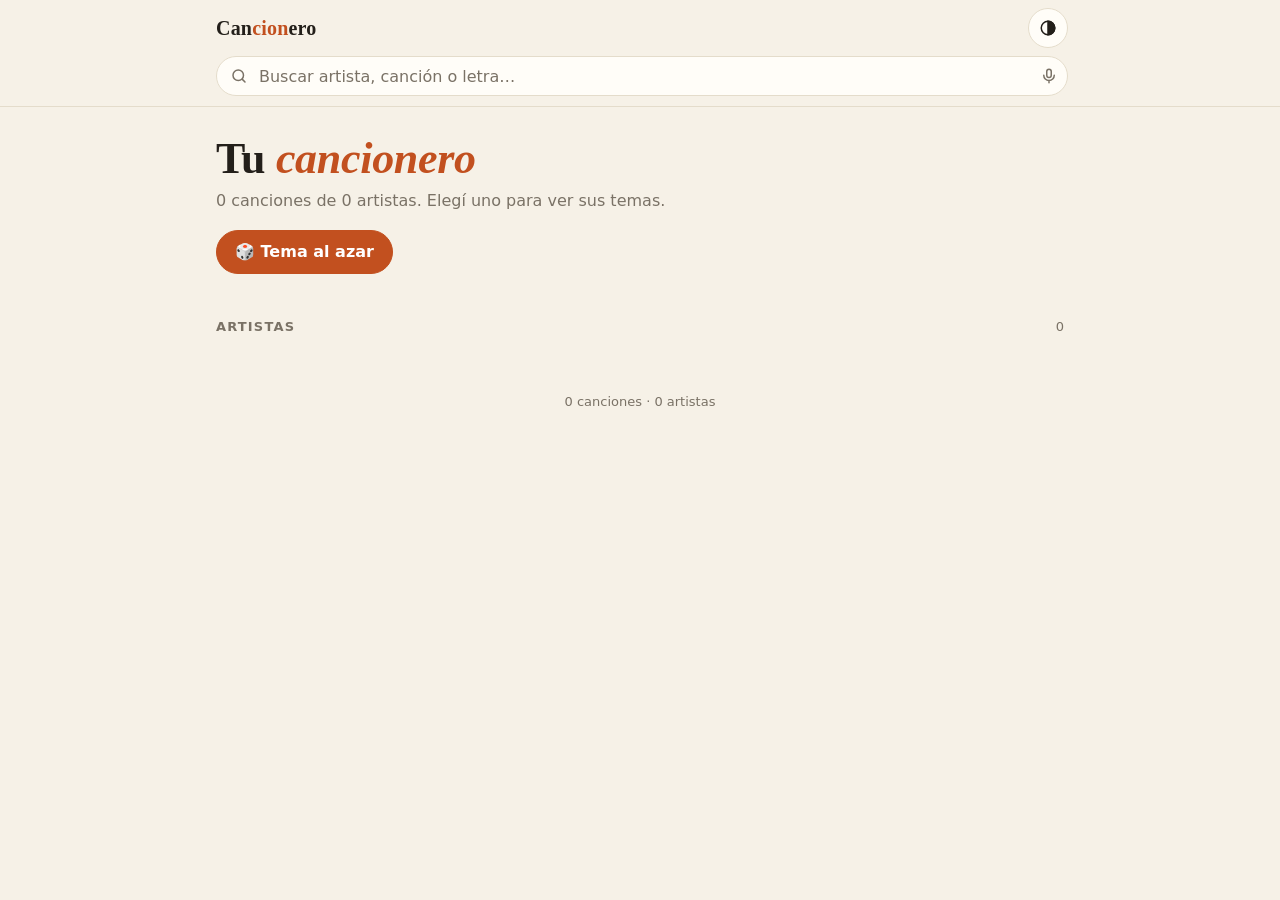
<file: template.html>
<!doctype html>
<html lang="es">
<head>
<meta charset="utf-8">
<meta name="viewport" content="width=device-width, initial-scale=1, viewport-fit=cover">
<meta name="color-scheme" content="light dark">
<meta name="theme-color" content="#f6f1e7" media="(prefers-color-scheme: light)">
<meta name="theme-color" content="#13110e" media="(prefers-color-scheme: dark)">
<meta name="apple-mobile-web-app-capable" content="yes">
<meta name="mobile-web-app-capable" content="yes">
<meta name="apple-mobile-web-app-title" content="Cancionero">
<meta name="apple-mobile-web-app-status-bar-style" content="default">
<link rel="manifest" href="manifest.webmanifest">
<link rel="icon" type="image/png" href="icon-192.png">
<link rel="apple-touch-icon" href="icon-180.png">
<title>Cancionero</title>
<style>
  /*FONTS_CSS*/
  :root {
    --bg: #f6f1e7; --surface: #fffdf8; --surface-2: #f0e9da;
    --ink: #231f1a; --muted: #7a7266; --line: #e4dccb;
    --accent: #c2501f; --accent-ink: #ffffff; --chord: #b4421a;
    --av-bg-s: 48%; --av-bg-l: 88%; --av-fg-s: 55%; --av-fg-l: 28%;
    --shadow: 0 1px 2px rgba(60,40,10,.06), 0 6px 20px rgba(60,40,10,.07);
    --serif: "Iowan Old Style", "Palatino Linotype", Palatino, Georgia, "Times New Roman", serif;
    --sans: system-ui, -apple-system, "Segoe UI", Roboto, sans-serif;
    --lyric: var(--sans);
    --mono: "Inconsolata", ui-monospace, "SF Mono", Menlo, Consolas, "Liberation Mono", monospace;
  }
  @media (prefers-color-scheme: dark) {
    :root:not([data-theme="light"]) {
      --bg: #13110e; --surface: #1c1915; --surface-2: #26221c;
      --ink: #f0eadf; --muted: #a2988a; --line: #2f2a22;
      --accent: #f0925f; --accent-ink: #1a0e06; --chord: #f5a678;
      --av-bg-s: 32%; --av-bg-l: 24%; --av-fg-s: 70%; --av-fg-l: 82%;
      --shadow: 0 1px 2px rgba(0,0,0,.4), 0 6px 20px rgba(0,0,0,.35);
    }
  }
  :root[data-theme="dark"] {
    --bg: #13110e; --surface: #1c1915; --surface-2: #26221c;
    --ink: #f0eadf; --muted: #a2988a; --line: #2f2a22;
    --accent: #f0925f; --accent-ink: #1a0e06; --chord: #f5a678;
    --av-bg-s: 32%; --av-bg-l: 24%; --av-fg-s: 70%; --av-fg-l: 82%;
    --shadow: 0 1px 2px rgba(0,0,0,.4), 0 6px 20px rgba(0,0,0,.35);
  }

  * { box-sizing: border-box; -webkit-tap-highlight-color: transparent; }
  html { scroll-behavior: auto; }
  body {
    margin: 0; background: var(--bg); color: var(--ink);
    font: 16px/1.45 var(--sans); -webkit-text-size-adjust: 100%;
  }
  button { font: inherit; color: inherit; cursor: pointer; }
  :focus-visible { outline: 2px solid var(--accent); outline-offset: 2px; }

  /* ---------- barra superior ---------- */
  .top {
    position: sticky; top: 0; z-index: 10;
    background: color-mix(in srgb, var(--bg) 86%, transparent);
    backdrop-filter: blur(10px); -webkit-backdrop-filter: blur(10px);
    border-bottom: 1px solid var(--line);
    padding-top: env(safe-area-inset-top);
  }
  .top-in {
    max-width: 880px; margin: 0 auto; height: 56px; padding: 0 12px 0 16px;
    display: flex; align-items: center; gap: 8px;
  }
  .brand { font: 700 20px/1 var(--serif); letter-spacing: .2px; flex: 1; cursor: pointer; background: none; border: 0; text-align: left; padding: 0; }
  .brand span { color: var(--accent); }
  .back {
    display: flex; align-items: center; gap: 6px; flex: 1; min-width: 0;
    background: none; border: 0; padding: 8px 8px 8px 0; font-weight: 600; color: var(--ink);
  }
  .back .arrow { font-size: 26px; line-height: 1; color: var(--accent); }
  .back .lbl { overflow: hidden; text-overflow: ellipsis; white-space: nowrap; }
  .back[hidden], .brand[hidden] { display: none; }
  .icon-btn {
    width: 40px; height: 40px; border-radius: 50%; border: 1px solid var(--line);
    background: var(--surface); display: grid; place-items: center; font-size: 17px;
  }
  .icon-btn:hover { border-color: var(--accent); }

  .top-search { max-width: 880px; margin: 0 auto; padding: 0 12px 10px 16px; }
  .top-search .search { flex: none; width: 100%; }
  .top-search .search input { height: 40px; box-shadow: none; }
  .sres {
    position: absolute; left: 0; right: 0; top: 100%;
    max-height: calc(100vh - 130px); max-height: calc(100dvh - 130px); overflow-y: auto;
    background: var(--bg); border-bottom: 1px solid var(--line); box-shadow: 0 18px 30px rgba(0,0,0,.18);
  }
  .sres[hidden] { display: none; }
  .sres-in { max-width: 880px; margin: 0 auto; padding: 4px 16px 24px; }
  .sres .sec-title:first-child { margin-top: 14px; }
  .sres .empty { padding: 28px 0; }

  main { max-width: 880px; margin: 0 auto; padding: 20px 16px 48px; }
  .enter { animation: enter .22s ease-out; }
  @keyframes enter { from { opacity: 0; transform: translateY(8px); } to { opacity: 1; transform: none; } }
  @media (prefers-reduced-motion: reduce) { .enter { animation: none; } }

  /* ---------- botones ---------- */
  .btn {
    display: inline-flex; align-items: center; justify-content: center; gap: 8px;
    min-height: 44px; padding: 0 18px; border-radius: 999px; font-weight: 600;
    border: 1px solid var(--line); background: var(--surface);
  }
  .btn:hover { border-color: var(--accent); }
  .btn.primary { background: var(--accent); color: var(--accent-ink); border-color: var(--accent); }
  .btn.primary:hover { filter: brightness(1.06); }
  .btn.sm { min-height: 38px; padding: 0 14px; font-size: 14px; }

  /* ---------- avatar ---------- */
  .av {
    flex: none; display: grid; place-items: center; border-radius: 50%;
    width: var(--s, 48px); height: var(--s, 48px);
    font: 700 calc(var(--s, 48px) * .36)/1 var(--serif); letter-spacing: .5px;
    background: hsl(var(--h) var(--av-bg-s) var(--av-bg-l));
    color: hsl(var(--h) var(--av-fg-s) var(--av-fg-l));
  }

  .av.logo { background: #fff; border: 1px solid var(--line); overflow: hidden; padding: calc(var(--s, 48px) * .06); }
  .av.logo img { width: 100%; height: 100%; object-fit: contain; display: block; }
  .av.logo.photo { padding: 0; }
  .av.logo.photo img { object-fit: cover; }

  /* ---------- inicio ---------- */
  .hero { padding: 8px 0 20px; }
  .hero h1 { font: 700 clamp(30px, 7vw, 44px)/1.08 var(--serif); margin: 0 0 6px; letter-spacing: -.3px; }
  .hero h1 em { font-style: italic; color: var(--accent); }
  .hero p { margin: 0 0 18px; color: var(--muted); }
  .search-row { display: flex; gap: 10px; align-items: stretch; flex-wrap: wrap; }
  .search { flex: 1 1 260px; position: relative; min-width: 0; display: block; }
  .search svg { position: absolute; left: 14px; top: 50%; transform: translateY(-50%); color: var(--muted); pointer-events: none; }
  .search input {
    width: 100%; height: 48px; padding: 0 80px 0 42px; font: inherit; color: var(--ink);
    background: var(--surface); border: 1px solid var(--line); border-radius: 999px;
    box-shadow: var(--shadow); -webkit-appearance: none; appearance: none;
  }
  .search input::placeholder { color: var(--muted); }
  .search input::-webkit-search-cancel-button, .search input::-webkit-search-decoration { -webkit-appearance: none; display: none; }
  .search input:focus { outline: none; border-color: var(--accent); }
  .search .clear {
    position: absolute; right: 6px; top: 50%; transform: translateY(-50%);
    width: 36px; height: 36px; border-radius: 50%; border: 0; background: none; color: var(--muted); font-size: 20px;
  }
  .search .clear[hidden] { display: none; }
  .search .clear { right: 42px; }
  .search .mic {
    position: absolute; right: 6px; top: 50%; transform: translateY(-50%);
    width: 36px; height: 36px; border-radius: 50%; border: 0; background: none; color: var(--muted);
    display: grid; place-items: center; cursor: pointer;
  }
  .search .mic:hover { color: var(--accent); }
  .search .mic[hidden] { display: none; }
  .search .mic.on { color: #fff; background: #d93025; animation: micpulse 1.1s ease-in-out infinite; }
  @keyframes micpulse { 0%,100% { box-shadow: 0 0 0 0 rgba(217,48,37,.45); } 50% { box-shadow: 0 0 0 8px rgba(217,48,37,0); } }
  @media (prefers-reduced-motion: reduce) { .search .mic.on { animation: none; } }

  .sec-title {
    display: flex; align-items: baseline; justify-content: space-between;
    font: 700 13px/1 var(--sans); letter-spacing: .09em; text-transform: uppercase;
    color: var(--muted); margin: 26px 0 12px;
  }
  .sec-title .n { font-weight: 500; letter-spacing: 0; text-transform: none; }
  .grid { display: grid; grid-template-columns: repeat(2, 1fr); gap: 12px; }
  @media (min-width: 560px) { .grid { grid-template-columns: repeat(3, 1fr); } }
  @media (min-width: 800px) { .grid { grid-template-columns: repeat(4, 1fr); } }
  .card {
    display: flex; flex-direction: column; align-items: flex-start; gap: 14px; text-align: left;
    padding: 16px; border-radius: 18px; background: var(--surface); border: 1px solid var(--line);
    box-shadow: var(--shadow); min-width: 0; transition: transform .12s ease, border-color .12s ease;
  }
  .card:hover { border-color: var(--accent); transform: translateY(-2px); }
  .card:active { transform: scale(.98); }
  .card .nm { font: 700 17px/1.2 var(--serif); overflow-wrap: anywhere; }
  .card .ct { font-size: 13px; color: var(--muted); margin-top: 3px; }
  .letter { font: 700 22px/1 var(--serif); color: var(--accent); margin: 24px 0 10px; }

  /* ---------- listas de canciones ---------- */
  .list { display: flex; flex-direction: column; gap: 8px; }
  .row {
    display: flex; align-items: center; gap: 14px; text-align: left; width: 100%;
    padding: 14px 16px; border-radius: 16px; background: var(--surface);
    border: 1px solid var(--line); min-height: 60px;
    transition: border-color .12s ease, transform .12s ease;
  }
  .row:hover { border-color: var(--accent); }
  .row:active { transform: scale(.99); }
  .row .tx { flex: 1; min-width: 0; }
  .row .t { font: 700 17px/1.25 var(--serif); }
  .row .s { font-size: 13px; color: var(--muted); margin-top: 2px; }
  .row .chev { color: var(--muted); font-size: 22px; }
  .pill {
    flex: none; font: 700 13px/1 var(--sans); padding: 6px 10px; border-radius: 999px;
    background: var(--surface-2); color: var(--ink); border: 1px solid var(--line);
  }
  .tag { font: 600 12px var(--sans); color: var(--accent); margin-left: 8px; }
  .empty { text-align: center; color: var(--muted); padding: 48px 0; }
  .empty b { display: block; font: 700 20px var(--serif); color: var(--ink); margin-bottom: 6px; }

  /* ---------- artista ---------- */
  .a-hero { display: flex; align-items: center; gap: 18px; padding: 6px 0 4px; flex-wrap: wrap; }
  .a-hero .info { flex: 1; min-width: 180px; }
  .a-hero h1 { font: 700 clamp(28px, 6.5vw, 40px)/1.1 var(--serif); margin: 0; letter-spacing: -.2px; }
  .a-hero .sub { color: var(--muted); margin-top: 4px; }

  /* ---------- canción ---------- */
  .s-head h1 { font: 700 clamp(28px, 6.5vw, 40px)/1.1 var(--serif); margin: 4px 0 6px; letter-spacing: -.2px; }
  .s-head .by { color: var(--muted); }
  .link { background: none; border: 0; padding: 0; color: var(--accent); font-weight: 600; text-decoration: underline; text-underline-offset: 3px; }
  .tools {
    display: flex; align-items: flex-end; justify-content: space-between; flex-wrap: wrap; gap: 10px 16px;
    margin: 14px 0; padding: 10px 14px 12px; border-radius: 18px;
    background: var(--surface); border: 1px solid var(--line);
  }
  .grp { display: flex; flex-direction: column; align-items: flex-start; gap: 6px; }
  .grp .lbl { font-size: 11px; font-weight: 700; letter-spacing: .09em; text-transform: uppercase; color: var(--muted); }
  .ctl { display: flex; align-items: center; gap: 6px; }
  .grp .val { min-width: 3em; text-align: center; font: 700 18px var(--serif); color: var(--accent); }
  .step {
    width: 38px; height: 38px; border-radius: 50%; border: 1px solid var(--line);
    background: var(--bg); font-size: 17px; line-height: 1;
  }
  .step:hover { border-color: var(--accent); }
  .step.on { border-color: var(--accent); color: var(--accent); }

  /* hoja: los acordes van sobre la sílaba y la letra se parte en renglones */
  .sheet {
    margin: 0; padding: 18px 16px 20px; background: var(--surface);
    border: 1px solid var(--line); border-radius: 18px; box-shadow: var(--shadow);
    font: var(--fs, 17px)/1.4 var(--lyric); overflow-wrap: break-word;
  }
  .sheet .ln { margin: 0; }
  .sheet .ln.blank { height: .85em; }
  .sheet .t { padding: .1em 0; }
  .sheet .pair { padding-top: .15em; }
  .sheet .w { white-space: nowrap; }
  .sheet .seg { display: inline-block; vertical-align: baseline; }
  .sheet .cc { display: block; min-height: 1.3em; padding-right: .55em; font: 700 .9em/1.3 var(--mono); color: var(--chord); }
  .sheet .ll { display: block; white-space: pre; }
  .sheet .cl { font: 700 .92em/1.45 var(--mono); color: var(--chord); white-space: pre-wrap; padding: .1em 0; }
  .sheet .s { font: 700 .78em/1.3 var(--sans); letter-spacing: .08em; text-transform: uppercase; color: var(--muted); margin: 1.1em 0 .25em; }
  .sheet .raw { margin: .3em 0; overflow-x: auto; font: .82em/1.3 var(--mono); color: var(--muted); tab-size: 4; }
  .next { display: flex; flex-wrap: wrap; gap: 10px; margin: 18px 0 110px; }

  /* ---------- deslizador ---------- */
  #as {
    position: fixed; z-index: 12; right: max(16px, env(safe-area-inset-right));
    bottom: calc(16px + env(safe-area-inset-bottom));
    display: flex; align-items: center; gap: 6px; padding: 5px;
    background: color-mix(in srgb, var(--surface) 92%, transparent);
    -webkit-backdrop-filter: blur(8px); backdrop-filter: blur(8px);
    border: 1px solid var(--line); border-radius: 999px; box-shadow: 0 8px 30px rgba(0,0,0,.28);
  }
  #as:not(.open) { padding: 0; border: 0; background: none; box-shadow: none; -webkit-backdrop-filter: none; backdrop-filter: none; }
  #as:not(.open) .step, #as:not(.open) .lv { display: none; }
  #as .play {
    width: 52px; height: 52px; border-radius: 50%; border: 0; font-size: 16px;
    background: var(--accent); color: var(--accent-ink); box-shadow: 0 6px 18px rgba(0,0,0,.28);
  }
  #as.open .play { box-shadow: none; }
  #as .lv { display: flex; flex-direction: column; align-items: center; gap: 4px; min-width: 70px; }
  #as .lv small { font-size: 12px; color: var(--muted); font-weight: 600; }
  #as .dots { display: flex; gap: 4px; }
  #as .dots i { width: 7px; height: 7px; border-radius: 50%; background: var(--line); }
  #as .dots i.on { background: var(--accent); }

  /* ---------- acordes tocables + ventana de diagramas ---------- */
  .sheet .ch { cursor: pointer; border-radius: 3px; }
  .sheet .ch:hover { background: color-mix(in srgb, var(--accent) 22%, transparent); }
  .cd { position: fixed; inset: 0; z-index: 30; display: flex; align-items: flex-end; justify-content: center; }
  .cd[hidden] { display: none; }
  .cd-bg { position: absolute; inset: 0; background: rgba(0,0,0,.5); animation: fade .15s ease-out; }
  .cd-box {
    position: relative; width: 100%; max-width: 640px; max-height: 88vh; overflow-y: auto;
    background: var(--bg); border: 1px solid var(--line); border-radius: 22px 22px 0 0;
    padding: 18px 18px calc(20px + env(safe-area-inset-bottom)); box-shadow: 0 -10px 40px rgba(0,0,0,.35);
    animation: up .2s ease-out;
  }
  @media (min-width: 700px) { .cd { align-items: center; } .cd-box { border-radius: 22px; } }
  @keyframes fade { from { opacity: 0; } to { opacity: 1; } }
  @keyframes up { from { transform: translateY(24px); opacity: 0; } to { transform: none; opacity: 1; } }
  @media (prefers-reduced-motion: reduce) { .cd-bg, .cd-box { animation: none; } }
  .cd-head { display: flex; align-items: center; justify-content: space-between; gap: 12px; }
  .cd-head h2 { margin: 0; font: 700 34px/1 var(--serif); color: var(--accent); }
  .cd-x { width: 40px; height: 40px; border-radius: 50%; border: 1px solid var(--line); background: var(--surface); font-size: 22px; line-height: 1; }
  .cd-notes { color: var(--muted); margin: 6px 0 14px; font-size: 14px; }
  .cd-grid { display: grid; grid-template-columns: repeat(auto-fill, minmax(128px, 1fr)); gap: 10px; }
  .cd-card { background: var(--surface); border: 1px solid var(--line); border-radius: 16px; padding: 10px 6px 12px; text-align: center; }
  .cd-card svg { width: 100%; max-width: 112px; height: auto; display: block; margin: 0 auto; }
  .cd-card .cap { font-size: 12px; line-height: 1.3; margin-top: 4px; padding: 0 4px; }
  .cd-card .cap b { display: block; font-size: 13px; }
  .cd-card .cap span { color: var(--muted); }
  .cd-card .fr { font: 600 12px var(--mono); color: var(--accent); margin-top: 2px; }
  .cd-foot { color: var(--muted); font-size: 12px; margin: 14px 0 0; }
  .g-line { stroke: var(--muted); stroke-width: 1; }
  .g-nut { stroke: var(--ink); stroke-width: 3.5; }
  .g-dot { fill: var(--accent); }
  .g-open { fill: none; stroke: var(--ink); stroke-width: 1.4; }
  .g-x { stroke: var(--ink); stroke-width: 1.4; }
  .g-txt { fill: var(--muted); font: 600 10px var(--sans); }
  footer { text-align: center; color: var(--muted); font-size: 13px; padding: 0 16px 32px; }
</style>
</head>
<body>
<header class="top">
  <div class="top-in">
    <button class="brand" id="brand" aria-label="Ir al inicio">Can<span>cion</span>ero</button>
    <button class="back" id="back" hidden><span class="arrow" aria-hidden="true">‹</span><span class="lbl" id="back-lbl"></span></button>
    <button class="icon-btn" id="theme" title="Cambiar tema (claro / oscuro)" aria-label="Cambiar tema"><svg width="18" height="18" viewBox="0 0 24 24" fill="none" stroke="currentColor" stroke-width="2"><circle cx="12" cy="12" r="9"/><path d="M12 3a9 9 0 0 1 0 18z" fill="currentColor"/></svg></button>
  </div>
  <div class="top-search"><label class="search">
    <svg width="18" height="18" viewBox="0 0 24 24" fill="none" stroke="currentColor" stroke-width="2" stroke-linecap="round"><circle cx="11" cy="11" r="7"/><path d="M20 20l-3.5-3.5"/></svg>
    <input id="q" type="search" placeholder="Buscar artista, canción o letra…" autocomplete="off" autocapitalize="off" spellcheck="false">
    <button class="clear" id="qclear" aria-label="Borrar búsqueda" hidden>×</button>
    <button class="mic" id="qmic" type="button" aria-label="Buscar con la voz" title="Buscar con la voz" hidden><svg width="18" height="18" viewBox="0 0 24 24" fill="none" stroke="currentColor" stroke-width="2" stroke-linecap="round" stroke-linejoin="round"><rect x="9" y="3" width="6" height="11" rx="3"/><path d="M5 11a7 7 0 0 0 14 0M12 18v3"/></svg></button></label></div>
  <div class="sres" id="sres" hidden><div class="sres-in" id="sres-in"></div></div>
</header>
<main id="app"></main>
<footer id="foot"></footer>

<div class="cd" id="cd" hidden>
  <div class="cd-bg" id="cd-bg"></div>
  <div class="cd-box" role="dialog" aria-modal="true" aria-labelledby="cd-t">
    <div class="cd-head"><h2 id="cd-t"></h2><button class="cd-x" id="cd-x" aria-label="Cerrar">×</button></div>
    <div class="cd-notes" id="cd-notes"></div>
    <div class="cd-grid" id="cd-grid"></div>
    <p class="cd-foot">Cuerdas de la 6ª (grave, a la izquierda) a la 1ª (aguda). ○ = al aire, × = no se toca.</p>
  </div>
</div>

<script>
(function () {
  var SONGS = /*SONGS_JSON*/[]/*END_SONGS*/;
  var LOGOS = /*LOGOS_JSON*/{}/*END_LOGOS*/;   // logos de las bandas (opcional)
  var app = document.getElementById('app');
  var state = { view: 'home', artist: '', song: '', transpose: 0, fs: 17, q: '' };

  function store(k, v) {
    try { if (v === undefined) return localStorage.getItem(k); localStorage.setItem(k, v); } catch (e) {}
    return null;
  }
  state.fs = parseInt(store('fs'), 10) || 17;
  var savedTheme = store('theme');
  if (savedTheme) document.documentElement.setAttribute('data-theme', savedTheme);

  /* ---------- acordes y transposición ---------- */
  var SHARP = ['C','C#','D','D#','E','F','F#','G','G#','A','A#','B'];
  var FLAT  = ['C','Db','D','Eb','E','F','Gb','G','Ab','A','Bb','B'];
  var CH = '([A-G][#b]?)((?:maj|min|m|dim|aug|sus|add|\\d+(?:\\/\\d+)?)*)(?:\\/([A-G][#b]?))?(\\(\\*\\)|\\*)?';
  // token de acordes: "Am", "F#(*)", "Cm*", "G-A-D", "Bm-C#m", "(A", "A)", "Em,"
  var CHORDTOK = new RegExp('^\\(?' + CH + '(?:-' + CH + ')*\\)?,?$');
  var CHORDG = new RegExp(CH, 'g');
  var LABEL = /^[A-Za-zñÑ]+:$/;
  var FILLER = /^(-+|\(?[xX]\d*\)?|\d+\)?|\(\d+|veces\)?|[Rr]iff|\||\(|\))$/;

  function idx(n) {
    var i = SHARP.indexOf(n);
    return i >= 0 ? i : FLAT.indexOf(n);
  }
  function shiftNote(n, by) {
    var i = idx(n);
    if (i < 0) return n;
    var scale = n.indexOf('b') > 0 ? FLAT : SHARP;
    return scale[((i + by) % 12 + 12) % 12];
  }
  function shiftToken(tok, by) {
    if (!CHORDTOK.test(tok)) return tok;
    return tok.replace(CHORDG, function (_, root, qual, bass, star) {
      return shiftNote(root, by) + qual + (bass ? '/' + shiftNote(bass, by) : '') + (star || '');
    });
  }
  function isChordLine(line) {
    var toks = line.trim().split(/\s+/).filter(Boolean);
    if (toks.length && LABEL.test(toks[0])) toks.shift();   // "Intro:" / "Inter:"
    var n = 0;
    for (var i = 0; i < toks.length; i++) {
      if (CHORDTOK.test(toks[i])) n++;
      else if (!FILLER.test(toks[i])) return false;
    }
    return n > 0;
  }
  // Transpone manteniendo la alineación con la letra
  function transposeLine(line, by) {
    var parts = line.match(/\s+|\S+/g) || [];
    var carry = 0, out = '', first = true;
    parts.forEach(function (p) {
      if (/^\s/.test(p)) {
        var n = Math.max(1, p.length - carry);
        carry -= p.length - n;
        out += new Array(n + 1).join(' ');
      } else {
        var t = (first && LABEL.test(p)) ? p : shiftToken(p, by);
        first = false;
        carry += t.length - p.length;
        out += t;
      }
    });
    return out;
  }
  function esc(s) {
    return String(s).replace(/&/g, '&amp;').replace(/</g, '&lt;').replace(/>/g, '&gt;').replace(/"/g, '&quot;');
  }
  function chordLineHtml(text) {
    return text.split(/(\s+)/).map(function (tok) {
      if (!tok || /^\s+$/.test(tok)) return tok;
      if (!CHORDTOK.test(tok)) return esc(tok);
      return tok.replace(CHORDG, function (m, root, qual, bass) {
        return '<span class="ch" data-c="' + esc(root + qual + (bass ? '/' + bass : '')) + '">' + esc(m) + '</span>';
      });
    }).join('');
  }
  var SECTION = /^\s*(ESTRIBILLO|VERSO|PUENTE|INTRO|SOLO|CORO)\b/;
  // Tablatura (e|---0---|): se muestra tal cual, en monoespaciada y con scroll propio
  function isTab(line) {
    return /^\s*[a-g]?[|:]?[-0-9|hpbrvxsa\/\\~()^*.\s]+$/i.test(line) && (line.match(/-/g) || []).length >= 4;
  }
  function seg(chordHtml, text) {
    return '<span class="seg"><span class="cc">' + chordHtml + '</span><span class="ll">' + (text || '&#8203;') + '</span></span>';
  }
  // Una línea de acordes + la letra de abajo: cada acorde queda sobre su sílaba y las palabras se pueden partir en renglones.
  function pairHtml(chordLine, lyricLine, by) {
    var lyric = lyricLine.replace(/\s+$/, '');
    var at = {}, tail = [], m, re = /\S+/g;
    while ((m = re.exec(chordLine))) {
      var tok = by ? shiftToken(m[0], by) : m[0];
      var h = chordLineHtml(tok), i = m.index;
      while (i < lyric.length && /\s/.test(lyric.charAt(i))) i++;      // acorde sobre un espacio: va al comienzo de la palabra siguiente
      if (i >= lyric.length) tail.push(h);
      else at[i] = at[i] ? at[i] + ' ' + h : h;
    }
    var html = '', wre = /\S+|\s+/g, w;
    while ((w = wre.exec(lyric))) {
      var s = w[0], st = w.index;
      if (/^\s/.test(s)) { if (html) html += ' '; continue; }
      var parts = '', last = 0;
      for (var k = 0; k < s.length; k++) {
        if (at[st + k] === undefined) continue;
        if (k > last) parts += esc(s.slice(last, k));
        var next = s.length;
        for (var j = k + 1; j < s.length; j++) if (at[st + j] !== undefined) { next = j; break; }
        parts += seg(at[st + k], esc(s.slice(k, next)));
        last = next; k = next - 1;
      }
      if (last < s.length) parts += esc(s.slice(last));
      html += '<span class="w">' + parts + '</span>';
    }
    if (tail.length) html += ' <span class="w">' + seg(tail.join(' '), '') + '</span>';
    return '<div class="ln pair">' + html + '</div>';
  }
  function renderBody(body, by) {
    var lines = body.split('\n'), out = [], i = 0;
    while (i < lines.length) {
      var line = lines[i];
      if (!line.trim()) { out.push('<div class="ln blank"></div>'); i++; continue; }
      if (isTab(line)) {
        var blk = [];
        while (i < lines.length && isTab(lines[i])) blk.push(lines[i++]);
        out.push('<pre class="raw">' + esc(blk.join('\n')) + '</pre>');
        continue;
      }
      if (isChordLine(line)) {
        var nx = lines[i + 1];
        if (nx !== undefined && nx.trim() && !isChordLine(nx) && !isTab(nx) && !SECTION.test(nx)) {
          out.push(pairHtml(line, nx, by)); i += 2; continue;
        }
        out.push('<div class="ln cl">' + chordLineHtml(by ? transposeLine(line, by) : line) + '</div>');
        i++; continue;
      }
      if (SECTION.test(line)) out.push('<div class="ln s">' + esc(line.trim()) + '</div>');
      else out.push('<div class="ln t">' + esc(line.trim()) + '</div>');
      i++;
    }
    return out.join('');
  }
  function fmtKey(k, by) {
    if (!k) return '';
    var m = /^([A-G][#b]?)(.*)$/.exec(k);
    return m ? shiftNote(m[1], by) + m[2] : k;
  }
  function norm(s) {
    return String(s).toLowerCase().normalize('NFD').replace(/[̀-ͯ]/g, '');
  }

  /* ---------- diagramas de acordes ---------- */
  // Frets de la cuerda 6 (grave) a la 1 (aguda). -1 = no se toca, 0 = al aire.
  var OPEN = {
    'C': [['x32010']], 'C7': [['x32310']], 'Cmaj7': [['x32000']],
    'D': [['xx0232']], 'Dm': [['xx0231']], 'D7': [['xx0212']], 'Dmaj7': [['xx0222']], 'Dm7': [['xx0211']],
    'Dsus4': [['xx0233']], 'Dsus2': [['xx0230']],
    'E': [['022100']], 'Em': [['022000']], 'E7': [['020100']], 'Em7': [['022030'], ['020000']],
    'Emaj7': [['021100']], 'Esus4': [['022200']],
    'F': [['xx3211', 'versión simple']], 'Fmaj7': [['xx3210']],
    'G': [['320003'], ['320033']], 'G7': [['320001']], 'Gmaj7': [['320002']],
    'A': [['x02220']], 'Am': [['x02210']], 'A7': [['x02020']], 'Am7': [['x02010']], 'Amaj7': [['x02120']],
    'Asus4': [['x02230']], 'Asus2': [['x02200']],
    'B7': [['x21202']], 'Bm7': [['x20202']]
  };
  // Formas móviles (con cejilla), en trastes relativos a la cejilla.
  var SHAPES_E = {   // raíz en la 6ª cuerda
    '': [0,2,2,1,0,0], 'm': [0,2,2,0,0,0], '7': [0,2,0,1,0,0], 'm7': [0,2,0,0,0,0],
    'maj7': [0,2,1,1,0,0], 'sus4': [0,2,2,2,0,0], '5': [0,2,2,-1,-1,-1]
  };
  var SHAPES_A = {   // raíz en la 5ª cuerda
    '': [-1,0,2,2,2,0], 'm': [-1,0,2,2,1,0], '7': [-1,0,2,0,2,0], 'm7': [-1,0,2,0,1,0],
    'maj7': [-1,0,2,1,2,0], 'sus4': [-1,0,2,2,3,0], 'sus2': [-1,0,2,2,0,0], 'dim': [-1,0,1,2,1,-1],
    '5': [-1,0,2,2,-1,-1]
  };
  var QUAL_ALIAS = { 'maj': '', 'min': 'm', 'sus': 'sus4', 'M7': 'maj7' };
  var INTERVALS = {
    '': [0,4,7], 'm': [0,3,7], '7': [0,4,7,10], 'm7': [0,3,7,10], 'maj7': [0,4,7,11],
    'sus4': [0,5,7], 'sus2': [0,2,7], 'dim': [0,3,6], 'aug': [0,4,8], '5': [0,7],
    '6': [0,4,7,9], 'm6': [0,3,7,9], '9': [0,4,7,10,2], 'add9': [0,4,7,2], 'm9': [0,3,7,10,2], 'dim7': [0,3,6,9]
  };
  var NOTE_ES = { 'C': 'Do', 'D': 'Re', 'E': 'Mi', 'F': 'Fa', 'G': 'Sol', 'A': 'La', 'B': 'Si' };

  function parseChord(name) {
    var m = /^([A-G][#b]?)(.*?)(?:\/([A-G][#b]?))?$/.exec(name);
    if (!m) return null;
    var q = m[2] in QUAL_ALIAS ? QUAL_ALIAS[m[2]] : m[2];
    return { root: m[1], qual: q, bass: m[3] || '' };
  }
  function fromStr(str) {
    return str.split('').map(function (c) { return c === 'x' ? -1 : parseInt(c, 10); });
  }
  function dedupe(list) {
    var seen = {};
    return list.filter(function (v) { var k = v.frets.join(','); return seen[k] ? false : (seen[k] = true); });
  }
  function variants(ch) {
    var out = [], root = idx(ch.root);
    if (root < 0) return out;
    var natural = ch.root.length === 1 ? ch.root : '';
    var key = natural + ch.qual;
    (OPEN[key] || []).forEach(function (o, i) {
      out.push({ title: i === 0 ? 'Común (abierto)' : 'Otra forma abierta', sub: o[1] || '', frets: fromStr(o[0]) });
    });
    [['E', SHAPES_E, 4, 'Mi', 6], ['A', SHAPES_A, 9, 'La', 5]].forEach(function (f) {
      var shape = f[1][ch.qual];
      if (!shape) return;
      var fret = ((root - f[2]) % 12 + 12) % 12;
      if (fret === 0) return;                          // sería el acorde abierto
      var frets = shape.map(function (x) { return x < 0 ? -1 : x + fret; });
      var first = f[4] === 6 ? 0 : 1;
      out.push({
        title: 'Con cejilla', sub: 'forma de ' + f[3] + ' · traste ' + fret, frets: frets,
        barre: { fret: fret, from: first, to: 5 }
      });
    });
    return dedupe(out);
  }
  function chordNotes(ch) {
    var iv = INTERVALS[ch.qual];
    if (!iv) return '';
    var r = idx(ch.root), scale = ch.root.indexOf('b') > 0 ? FLAT : SHARP;
    return iv.map(function (i) { return scale[(r + i) % 12]; }).join(' · ');
  }
  function diagram(v) {
    var X0 = 22, GAP = 14, Y0 = 28, FG = 18;
    var pressed = v.frets.filter(function (f) { return f > 0; });
    var maxF = Math.max.apply(null, pressed.concat([0])), minF = Math.min.apply(null, pressed.concat([99]));
    var base = maxF <= 5 ? 1 : minF;
    var g = '';
    for (var i = 0; i < 6; i++) g += '<line class="g-line" x1="' + (X0 + i * GAP) + '" y1="' + Y0 + '" x2="' + (X0 + i * GAP) + '" y2="' + (Y0 + 5 * FG) + '"/>';
    for (var k = 0; k <= 5; k++) {
      g += '<line class="' + (k === 0 && base === 1 ? 'g-nut' : 'g-line') + '" x1="' + X0 + '" y1="' + (Y0 + k * FG) + '" x2="' + (X0 + 5 * GAP) + '" y2="' + (Y0 + k * FG) + '"/>';
    }
    if (base > 1) g += '<text class="g-txt" x="2" y="' + (Y0 + FG * 0.7) + '">' + base + 'ª</text>';
    if (v.barre) {
      var by = Y0 + (v.barre.fret - base + 0.5) * FG;
      g += '<rect class="g-dot" x="' + (X0 + v.barre.from * GAP - 6) + '" y="' + (by - 6) + '" width="' + ((v.barre.to - v.barre.from) * GAP + 12) + '" height="12" rx="6"/>';
    }
    v.frets.forEach(function (f, i) {
      var cx = X0 + i * GAP;
      if (f < 0) g += '<path class="g-x" d="M' + (cx - 4) + ' ' + (Y0 - 14) + 'l8 8m0 -8l-8 8"/>';
      else if (f === 0) g += '<circle class="g-open" cx="' + cx + '" cy="' + (Y0 - 10) + '" r="4"/>';
      else if (!v.barre || f !== v.barre.fret || i < v.barre.from) g += '<circle class="g-dot" cx="' + cx + '" cy="' + (Y0 + (f - base + 0.5) * FG) + '" r="6"/>';
    });
    return '<svg viewBox="0 0 112 128" role="img" aria-label="Diagrama del acorde">' + g + '</svg>';
  }
  function openChord(name) {
    var ch = parseChord(name);
    if (!ch) return;
    scStop();
    var vs = variants(ch);
    document.getElementById('cd-t').textContent = name;
    var notes = chordNotes(ch);
    var rootEs = NOTE_ES[ch.root.charAt(0)] + ch.root.slice(1);
    document.getElementById('cd-notes').textContent = (notes ? 'Notas: ' + notes + ' · ' : '') + 'en cifrado latino: ' + rootEs + (ch.qual || '') +
      (ch.bass ? ' (con ' + ch.bass + ' en el bajo)' : '');
    document.getElementById('cd-grid').innerHTML = vs.length ? vs.map(function (v) {
      var fr = v.frets.map(function (f) { return f < 0 ? 'x' : f; }).join(' ');
      return '<div class="cd-card">' + diagram(v) + '<div class="cap"><b>' + esc(v.title) + '</b>' +
        (v.sub ? '<span>' + esc(v.sub) + '</span>' : '') + '</div><div class="fr">' + esc(fr) + '</div></div>';
    }).join('') : '<p class="cd-notes">Todavía no tengo diagramas para este acorde.</p>';
    var box = document.getElementById('cd');
    box.hidden = false;
    document.getElementById('cd-x').focus();
  }
  function closeChord() { document.getElementById('cd').hidden = true; }

  /* ---------- datos ---------- */
  var NO_ARTIST = 'Sin artista';
  function artistOf(s) { return s.artist || NO_ARTIST; }
  function sortKey(name) { return norm(name).replace(/^(los|las|la|el)\s+/, ''); }
  function buildArtists() {
    var map = {};
    SONGS.forEach(function (s) {
      var a = artistOf(s);
      (map[a] = map[a] || []).push(s);
    });
    return Object.keys(map).map(function (name) {
      return { name: name, songs: map[name].sort(function (x, y) { return norm(x.title) < norm(y.title) ? -1 : 1; }) };
    }).sort(function (a, b) { return sortKey(a.name) < sortKey(b.name) ? -1 : 1; });
  }
  var ARTISTS = buildArtists();
  function findArtist(name) { return ARTISTS.filter(function (a) { return a.name === name; })[0]; }
  function findSong(id) { return SONGS.filter(function (s) { return s.id === id; })[0]; }

  function hue(name) {
    var h = 0;
    for (var i = 0; i < name.length; i++) h = (h * 31 + name.charCodeAt(i)) % 360;
    return h;
  }
  function initials(name) {
    var w = name.split(/\s+/).filter(function (x) { return !/^(los|las|la|el|un|una)$/i.test(x); });
    if (!w.length) w = name.split(/\s+/);
    var out = w[0].charAt(0);
    if (w.length > 1) out += w[1].charAt(0);
    return out.toUpperCase();
  }
  function avatar(name, size) {
    var st = 'style="--h:' + hue(name) + ';--s:' + size + 'px"';
    if (LOGOS[name]) return '<span class="av logo' + (/^data:image\/jpeg/.test(LOGOS[name]) ? ' photo' : '') + '" ' + st + ' aria-hidden="true"><img src="' + LOGOS[name] + '" alt=""></span>';
    return '<span class="av" ' + st + ' aria-hidden="true">' + esc(initials(name)) + '</span>';
  }
  function plural(n, one, many) { return n + ' ' + (n === 1 ? one : many); }

  /* ---------- deslizamiento automático ---------- */
  var SPEEDS = [0, 8, 16, 28, 44, 64];            // px/seg por nivel (1-5)
  var sc = { on: false, level: 2, raf: 0, last: 0, pos: 0 };
  sc.level = parseInt(store('lvl'), 10) || 2;
  function barUpdate() {
    var el = document.getElementById('as');
    if (!el) return;
    el.classList.toggle('open', sc.on);
    el.querySelector('[data-p]').textContent = sc.on ? '❚❚' : '▶';
    el.querySelector('[data-p]').setAttribute('aria-label', sc.on ? 'Pausar' : 'Reproducir deslizamiento');
    el.querySelector('small').textContent = 'Nivel ' + sc.level;
    el.querySelectorAll('.dots i').forEach(function (d, i) { d.className = i < sc.level ? 'on' : ''; });
  }
  // Posición propia (con decimales): en el celu scrollBy redondea y los avances chicos se perdían.
  function scLoop(t) {
    if (!sc.on) return;
    if (!sc.last) sc.last = t;
    var dt = Math.min(t - sc.last, 100) / 1000;
    sc.last = t;
    sc.pos += SPEEDS[sc.level] * dt;
    var max = document.documentElement.scrollHeight - window.innerHeight;
    if (sc.pos >= max) { window.scrollTo(0, max); scStop(); return; }   // llegó al final
    window.scrollTo(0, sc.pos);
    sc.raf = requestAnimationFrame(scLoop);
  }
  function scStart() {
    if (sc.on) return;
    sc.on = true; sc.last = 0; sc.pos = window.scrollY;
    sc.raf = requestAnimationFrame(scLoop);
    barUpdate();
  }
  function scStop() {
    sc.on = false;
    cancelAnimationFrame(sc.raf);
    barUpdate();
  }
  // Se frena si el usuario desliza a mano. Un toque (con temblor de dedo) no cuenta.
  var touchY = 0;
  window.addEventListener('wheel', function () { if (sc.on) scStop(); }, { passive: true });
  window.addEventListener('touchstart', function (e) { touchY = e.touches[0].clientY; }, { passive: true });
  window.addEventListener('touchmove', function (e) {
    if (sc.on && Math.abs(e.touches[0].clientY - touchY) > 12) scStop();
  }, { passive: true });

  /* ---------- vistas ---------- */
  function artistCard(a) {
    return '<button class="card" data-artist="' + esc(a.name) + '">' + avatar(a.name, 48) +
      '<span><span class="nm">' + esc(a.name) + '</span><div class="ct">' + plural(a.songs.length, 'canción', 'canciones') + '</div></span></button>';
  }
  function songRow(s, showArtist, tag) {
    return '<button class="row" data-song="' + esc(s.id) + '">' +
      (showArtist ? avatar(artistOf(s), 40) : '') +
      '<span class="tx"><div class="t">' + esc(s.title) + (tag ? '<span class="tag">' + esc(tag) + '</span>' : '') + '</div>' +
      (showArtist ? '<div class="s">' + esc(artistOf(s)) + '</div>' : '') + '</span>' +
      (s.key ? '<span class="pill">' + esc(s.key) + '</span>' : '') +
      '<span class="chev" aria-hidden="true">›</span></button>';
  }
  function bindNav(root) {
    root.querySelectorAll('[data-artist]').forEach(function (b) {
      b.onclick = function () { goArtist(b.getAttribute('data-artist')); };
    });
    root.querySelectorAll('[data-song]').forEach(function (b) {
      b.onclick = function () { goSong(b.getAttribute('data-song')); };
    });
  }

  function viewHome() {
    app.innerHTML =
      '<section class="hero"><h1>Tu <em>cancionero</em></h1>' +
      '<p>' + plural(SONGS.length, 'canción', 'canciones') + ' de ' + plural(ARTISTS.length, 'artista', 'artistas') + '. Elegí uno para ver sus temas.</p>' +
      '<div class="search-row"><button class="btn primary" id="rand">🎲 Tema al azar</button></div></section>' +
      '<div id="res"></div>';
    document.getElementById('rand').onclick = function () { randomSong(); };
    homeResults();
  }
  function homeResults() {
    var res = document.getElementById('res');
    var html = '';
    {
      html += '<div class="sec-title">Artistas <span class="n">' + ARTISTS.length + '</span></div>';
      var group = ARTISTS.length > 24, last = '';
      if (!group) html += '<div class="grid">' + ARTISTS.map(artistCard).join('') + '</div>';
      else {
        ARTISTS.forEach(function (a) {
          var l = sortKey(a.name).charAt(0).toUpperCase();
          if (!/[A-Z]/.test(l)) l = '#';
          if (l !== last) {
            if (last) html += '</div>';
            html += '<div class="letter">' + l + '</div><div class="grid">';
            last = l;
          }
          html += artistCard(a);
        });
        html += '</div>';
      }
    }
    res.innerHTML = html;
    bindNav(res);
  }

  /* ---------- buscador (arriba, en todas las pantallas) ---------- */
  function runSearch() {
    var box = document.getElementById('sres'), inner = document.getElementById('sres-in');
    var t = norm(state.q.trim());
    document.getElementById('qclear').hidden = !state.q;
    if (!t) { box.hidden = true; inner.innerHTML = ''; return; }
    var html = '';
    {
      var as = ARTISTS.filter(function (a) { return norm(a.name).indexOf(t) >= 0; });
      var byMeta = [], byBody = [];
      SONGS.forEach(function (s) {
        if (norm(s.title + ' ' + artistOf(s)).indexOf(t) >= 0) byMeta.push(s);
        else if (norm(s.body).indexOf(t) >= 0) byBody.push(s);
      });
      if (as.length) html += '<div class="sec-title">Artistas <span class="n">' + as.length + '</span></div><div class="grid">' + as.map(artistCard).join('') + '</div>';
      if (byMeta.length || byBody.length) {
        html += '<div class="sec-title">Canciones <span class="n">' + (byMeta.length + byBody.length) + '</span></div><div class="list">' +
          byMeta.map(function (s) { return songRow(s, true); }).join('') +
          byBody.map(function (s) { return songRow(s, true, 'en la letra'); }).join('') + '</div>';
      }
      if (!as.length && !byMeta.length && !byBody.length) {
        html = '<div class="empty"><b>No encontré nada</b>Probá con otro nombre o parte de la letra.</div>';
      }
    }
    inner.innerHTML = html;
    bindNav(inner);
    box.hidden = false;
    box.scrollTop = 0;
  }
  function clearSearch() {
    state.q = '';
    var q = document.getElementById('q');
    if (q) q.value = '';
    runSearch();
  }

  function viewArtist() {
    var a = findArtist(state.artist);
    if (!a) return goHome();
    app.innerHTML =
      '<section class="a-hero">' + avatar(a.name, 76) +
      '<div class="info"><h1>' + esc(a.name) + '</h1><div class="sub">' + plural(a.songs.length, 'canción', 'canciones') + '</div></div>' +
      (a.songs.length > 1 ? '<button class="btn primary" id="rand">🎲 Al azar</button>' : '') + '</section>' +
      '<div class="sec-title">Canciones <span class="n">' + a.songs.length + '</span></div>' +
      '<div class="list">' + a.songs.map(function (s) { return songRow(s, false); }).join('') + '</div>';
    var ra = document.getElementById('rand');
    if (ra) ra.onclick = function () { randomSong(a.name); };
    bindNav(app);
  }

  function songHtml(s) {
    var by = state.transpose;
    var a = artistOf(s);
    var sibs = (findArtist(a) || { songs: [] }).songs.length > 1;
    return '<div class="s-head"><h1>' + esc(s.title) + '</h1>' +
      '<div class="by">de <button class="link" id="alink">' + esc(a) + '</button></div></div>' +
      '<div class="tools">' +
        '<div class="grp"><span class="lbl">Tono</span><div class="ctl">' +
          '<button class="step" data-t="-1" aria-label="Bajar un semitono">−</button>' +
          '<span class="val">' + esc(fmtKey(s.key, by) || (by > 0 ? '+' + by : String(by))) + '</span>' +
          '<button class="step" data-t="1" aria-label="Subir un semitono">+</button>' +
          (by ? '<button class="step" data-t="0" title="Volver al tono original" aria-label="Restablecer tono">↺</button>' : '') + '</div></div>' +
        '<div class="grp"><span class="lbl">Letra</span><div class="ctl">' +
          '<button class="step" data-f="-1" aria-label="Letra más chica">A−</button>' +
          '<button class="step" data-f="1" aria-label="Letra más grande">A+</button></div></div>' +
      '</div>' +
      '<div class="sheet" style="--fs:' + state.fs + 'px">' + renderBody(s.body, by) + '</div>' +
      '<div class="next">' + (sibs ? '<button class="btn" id="again-a">Otra de ' + esc(a) + '</button>' : '') +
        '<button class="btn" id="again">🎲 Al azar</button></div>' +
      '<div id="as">' +
        '<button class="step" data-l="-1" aria-label="Más lento">−</button>' +
        '<div class="lv"><div class="dots"><i></i><i></i><i></i><i></i><i></i></div><small></small></div>' +
        '<button class="step" data-l="1" aria-label="Más rápido">+</button>' +
        '<button class="play" data-p></button></div>';
  }
  function viewSong(keepScroll) {
    var s = findSong(state.song);
    if (!s) return goHome();
    var y = window.scrollY;
    app.innerHTML = songHtml(s);
    if (keepScroll) window.scrollTo(0, y);
    barUpdate();
    document.title = s.title + ' — Cancionero';
    document.getElementById('alink').onclick = function () { goArtist(artistOf(s)); };
    document.getElementById('again').onclick = function () { randomSong(null, s.id); };
    var aa = document.getElementById('again-a');
    if (aa) aa.onclick = function () { randomSong(artistOf(s), s.id); };
    var bar = document.getElementById('as');
    bar.querySelector('[data-p]').onclick = function () { sc.on ? scStop() : scStart(); };
    bar.querySelectorAll('[data-l]').forEach(function (b) {
      b.onclick = function () {
        sc.level = Math.min(5, Math.max(1, sc.level + parseInt(b.getAttribute('data-l'), 10)));
        store('lvl', String(sc.level));
        barUpdate();
      };
    });
    app.querySelectorAll('[data-t]').forEach(function (b) {
      b.onclick = function () {
        var v = parseInt(b.getAttribute('data-t'), 10);
        state.transpose = v === 0 ? 0 : state.transpose + v;
        viewSong(true);
      };
    });
    app.querySelectorAll('[data-f]').forEach(function (b) {
      b.onclick = function () {
        state.fs = Math.min(28, Math.max(10, state.fs + parseInt(b.getAttribute('data-f'), 10)));
        store('fs', String(state.fs));
        viewSong(true);
      };
    });
  }

  /* ---------- navegación ----------
     No depende del hash: al abrir el archivo desde WhatsApp u otras apps el hash
     puede no funcionar. El hash se usa solo como extra (botón atrás, links). */
  function topbar() {
    var back = document.getElementById('back'), brand = document.getElementById('brand');
    var home = state.view === 'home';
    back.hidden = home; brand.hidden = !home;
    if (state.view === 'artist') document.getElementById('back-lbl').textContent = 'Artistas';
    if (state.view === 'song') document.getElementById('back-lbl').textContent = artistOf(findSong(state.song) || {});
  }
  function render() {
    scStop();
    clearSearch();
    document.title = 'Cancionero';
    if (state.view === 'song') viewSong(false);
    else if (state.view === 'artist') viewArtist();
    else viewHome();
    topbar();
    app.classList.remove('enter'); void app.offsetWidth; app.classList.add('enter');
    window.scrollTo(0, 0);
  }
  function hashFor() {
    if (state.view === 'song') return '#s/' + encodeURIComponent(state.song);
    if (state.view === 'artist') return '#a/' + encodeURIComponent(state.artist);
    return '';
  }
  function setHash() {
    try { var h = hashFor(); if (location.hash !== h) location.hash = h; } catch (e) {}
  }
  function go(view, artist, song) {
    state.view = view; state.artist = artist || ''; state.song = song || ''; state.transpose = 0;
    render(); setHash();
  }
  function goHome() { go('home'); }
  function goArtist(name) { go('artist', name); }
  function goSong(id) { var s = findSong(id); if (s) go('song', artistOf(s), id); }
  // Azar "de mazo": se sortea sin repetir hasta que salieron todas las canciones, y
  // recién ahí se vuelve a mezclar. Se guarda qué salió, así sigue aunque cierres la página.
  function randInt(n) {
    try {
      var a = new Uint32Array(1); crypto.getRandomValues(a);
      return Math.floor(a[0] / 4294967296 * n);
    } catch (e) { return Math.floor(Math.random() * n); }
  }
  function usedLoad(key) {
    try { var v = JSON.parse(store('used:' + key) || '[]'); return Array.isArray(v) ? v : []; } catch (e) { return []; }
  }
  function randomSong(artist, exceptId) {
    var pool = artist ? (findArtist(artist) || { songs: [] }).songs : SONGS;
    if (!pool.length) return;
    var key = artist || '*';
    var ids = pool.map(function (s) { return s.id; });
    var used = usedLoad(key).filter(function (id) { return ids.indexOf(id) >= 0; });
    var left = ids.filter(function (id) { return used.indexOf(id) < 0 && id !== exceptId; });
    if (!left.length) {                                   // salieron todas: nuevo mazo
      used = exceptId ? [exceptId] : [];
      left = ids.filter(function (id) { return used.indexOf(id) < 0; });
      if (!left.length) left = ids;                       // una sola canción
    }
    var pick = left[randInt(left.length)];
    used.push(pick);
    store('used:' + key, JSON.stringify(used));
    goSong(pick);
  }
  function parseHash() {
    var h = '';
    try { h = decodeURIComponent(location.hash.replace(/^#/, '')); } catch (e) {}
    var m = /^([as])\/(.+)$/.exec(h);
    if (m && m[1] === 's' && findSong(m[2])) return { view: 'song', artist: artistOf(findSong(m[2])), song: m[2] };
    if (m && m[1] === 'a' && findArtist(m[2])) return { view: 'artist', artist: m[2], song: '' };
    return { view: 'home', artist: '', song: '' };
  }
  window.addEventListener('hashchange', function () {
    var p = parseHash();
    if (p.view !== state.view || p.artist !== state.artist || p.song !== state.song) {
      state.view = p.view; state.artist = p.artist; state.song = p.song; state.transpose = 0;
      render();
    }
  });

  app.addEventListener('click', function (e) {
    var t = e.target.closest ? e.target.closest('.ch') : null;
    if (t) openChord(t.getAttribute('data-c'));
  });
  document.getElementById('cd-x').onclick = closeChord;
  document.getElementById('cd-bg').onclick = closeChord;
  document.addEventListener('keydown', function (e) { if (e.key === 'Escape') closeChord(); });
  (function () {
    var q = document.getElementById('q');
    var qTimer = 0;
    q.oninput = function () { state.q = q.value; clearTimeout(qTimer); qTimer = setTimeout(runSearch, 120); };
    q.onkeydown = function (e) {
      if (e.key === 'Enter') {
        var first = document.querySelector('#sres-in [data-song], #sres-in [data-artist]');
        if (first) { first.click(); q.blur(); }
      } else if (e.key === 'Escape') { clearSearch(); q.blur(); }
    };
    document.getElementById('qclear').onclick = function () { clearSearch(); q.focus(); };

    // Búsqueda por voz (Web Speech API; en Chrome, Edge y Safari)
    var SR = window.SpeechRecognition || window.webkitSpeechRecognition;
    var mic = document.getElementById('qmic');
    if (SR) {
      mic.hidden = false;
      var rec = null, ph = q.placeholder;
      var stopUi = function () { mic.classList.remove('on'); q.placeholder = ph; rec = null; };
      mic.onclick = function () {
        if (rec) { try { rec.stop(); } catch (e) {} return; }
        rec = new SR();
        rec.lang = 'es-AR'; rec.interimResults = true; rec.maxAlternatives = 1; rec.continuous = false;
        rec.onstart = function () { mic.classList.add('on'); q.placeholder = 'Escuchando… decime qué buscás'; };
        rec.onresult = function (e) {
          var txt = '';
          for (var i = 0; i < e.results.length; i++) txt += e.results[i][0].transcript;
          txt = txt.replace(/[.,!?¿¡]+$/g, '').trim();
          q.value = txt; state.q = txt; runSearch();
        };
        rec.onerror = function (e) {
          var msg = e.error === 'not-allowed' || e.error === 'service-not-allowed' ? 'Dale permiso al micrófono para buscar con la voz'
            : e.error === 'no-speech' ? 'No te escuché, probá de nuevo' : '';
          stopUi();
          if (msg) q.placeholder = msg, setTimeout(function () { if (!rec) q.placeholder = ph; }, 3500);
        };
        rec.onend = function () { if (rec) stopUi(); };
        try { rec.start(); } catch (e) { stopUi(); }
      };
    }
  })();
  document.getElementById('brand').onclick = function () { goHome(); };
  document.getElementById('back').onclick = function () {
    if (state.view === 'song') goArtist(state.artist); else goHome();
  };
  document.getElementById('theme').onclick = function () {
    var el = document.documentElement;
    var dark = el.getAttribute('data-theme') === 'dark' ||
      (!el.getAttribute('data-theme') && matchMedia('(prefers-color-scheme: dark)').matches);
    var next = dark ? 'light' : 'dark';
    el.setAttribute('data-theme', next);
    store('theme', next);
  };
  document.getElementById('foot').textContent = plural(SONGS.length, 'canción', 'canciones') + ' · ' + plural(ARTISTS.length, 'artista', 'artistas');

  // Instalable / uso sin conexión (solo cuando se abre desde la web, no desde un archivo)
  if ('serviceWorker' in navigator && /^https?:$/.test(location.protocol)) {
    navigator.serviceWorker.register('sw.js').catch(function () {});
  }
  var p0 = parseHash();
  state.view = p0.view; state.artist = p0.artist; state.song = p0.song;
  render();
})();
</script>
</body>
</html>
</file>
